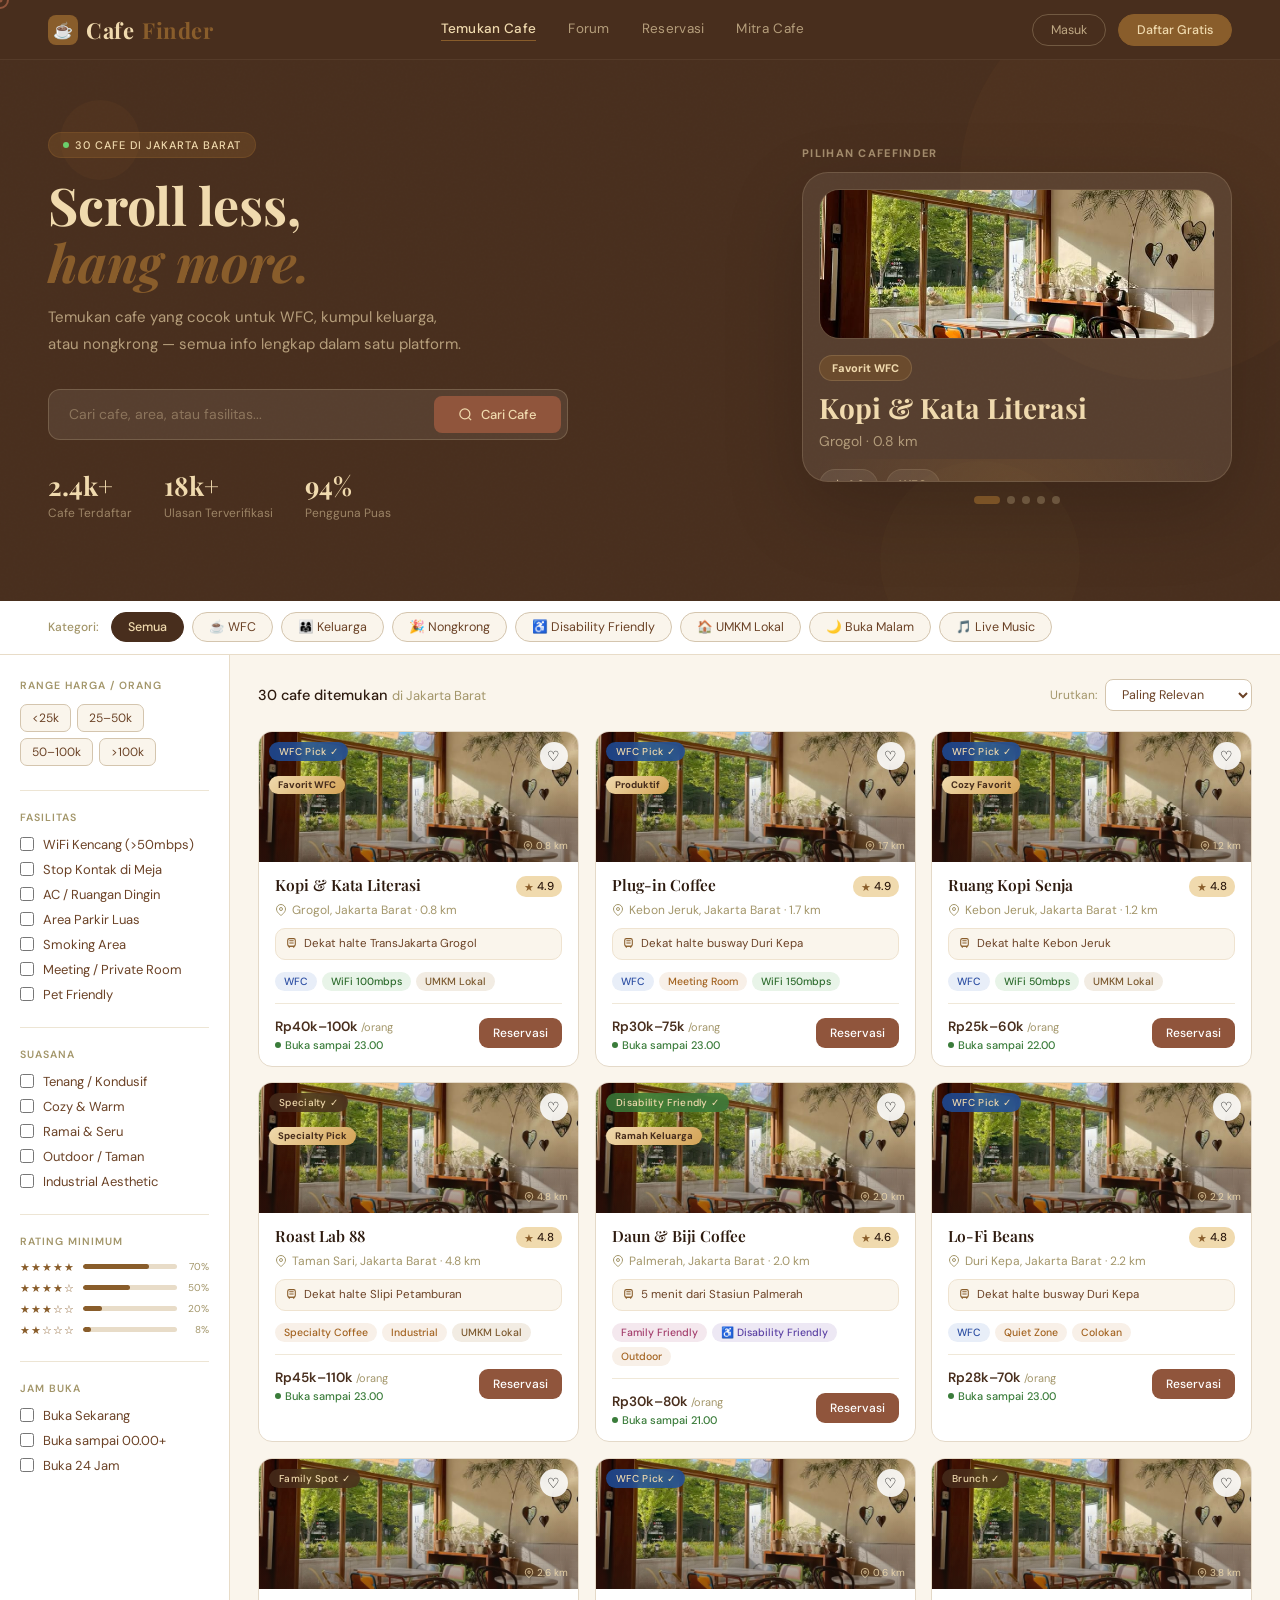
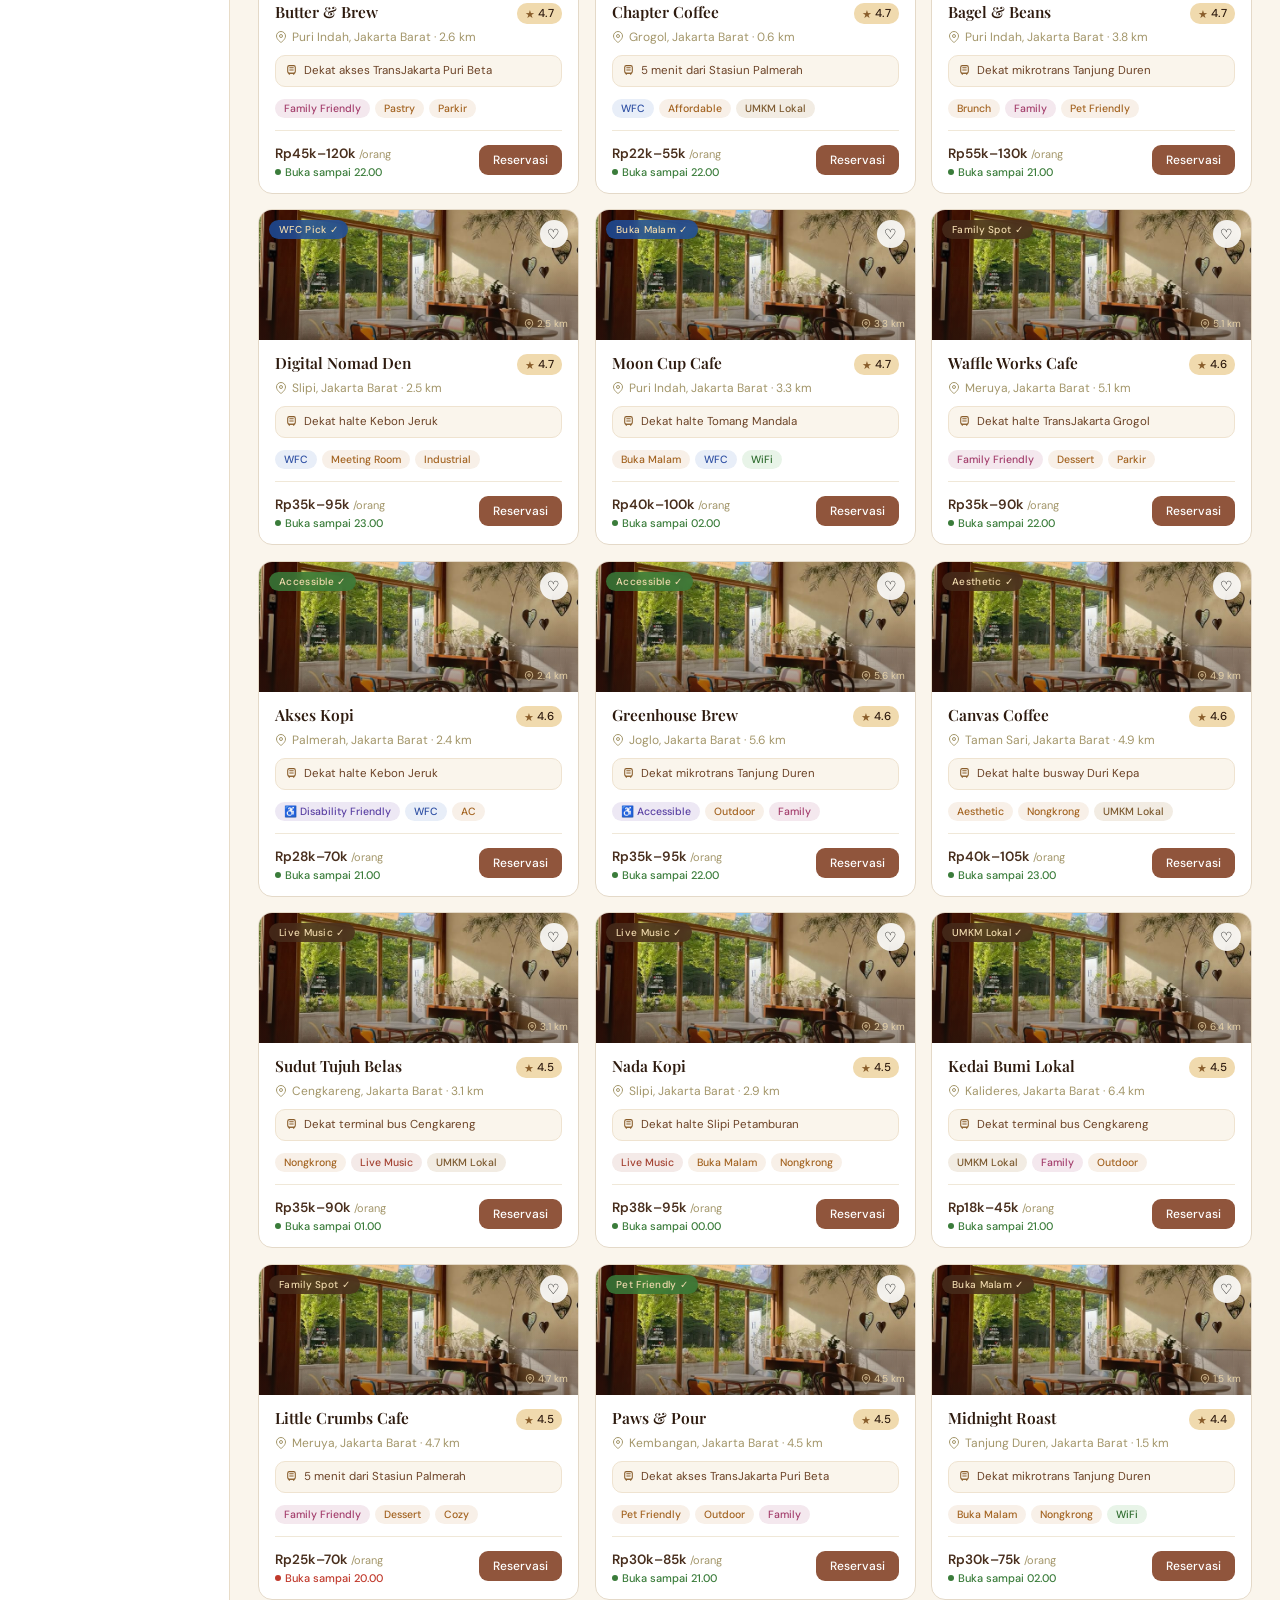
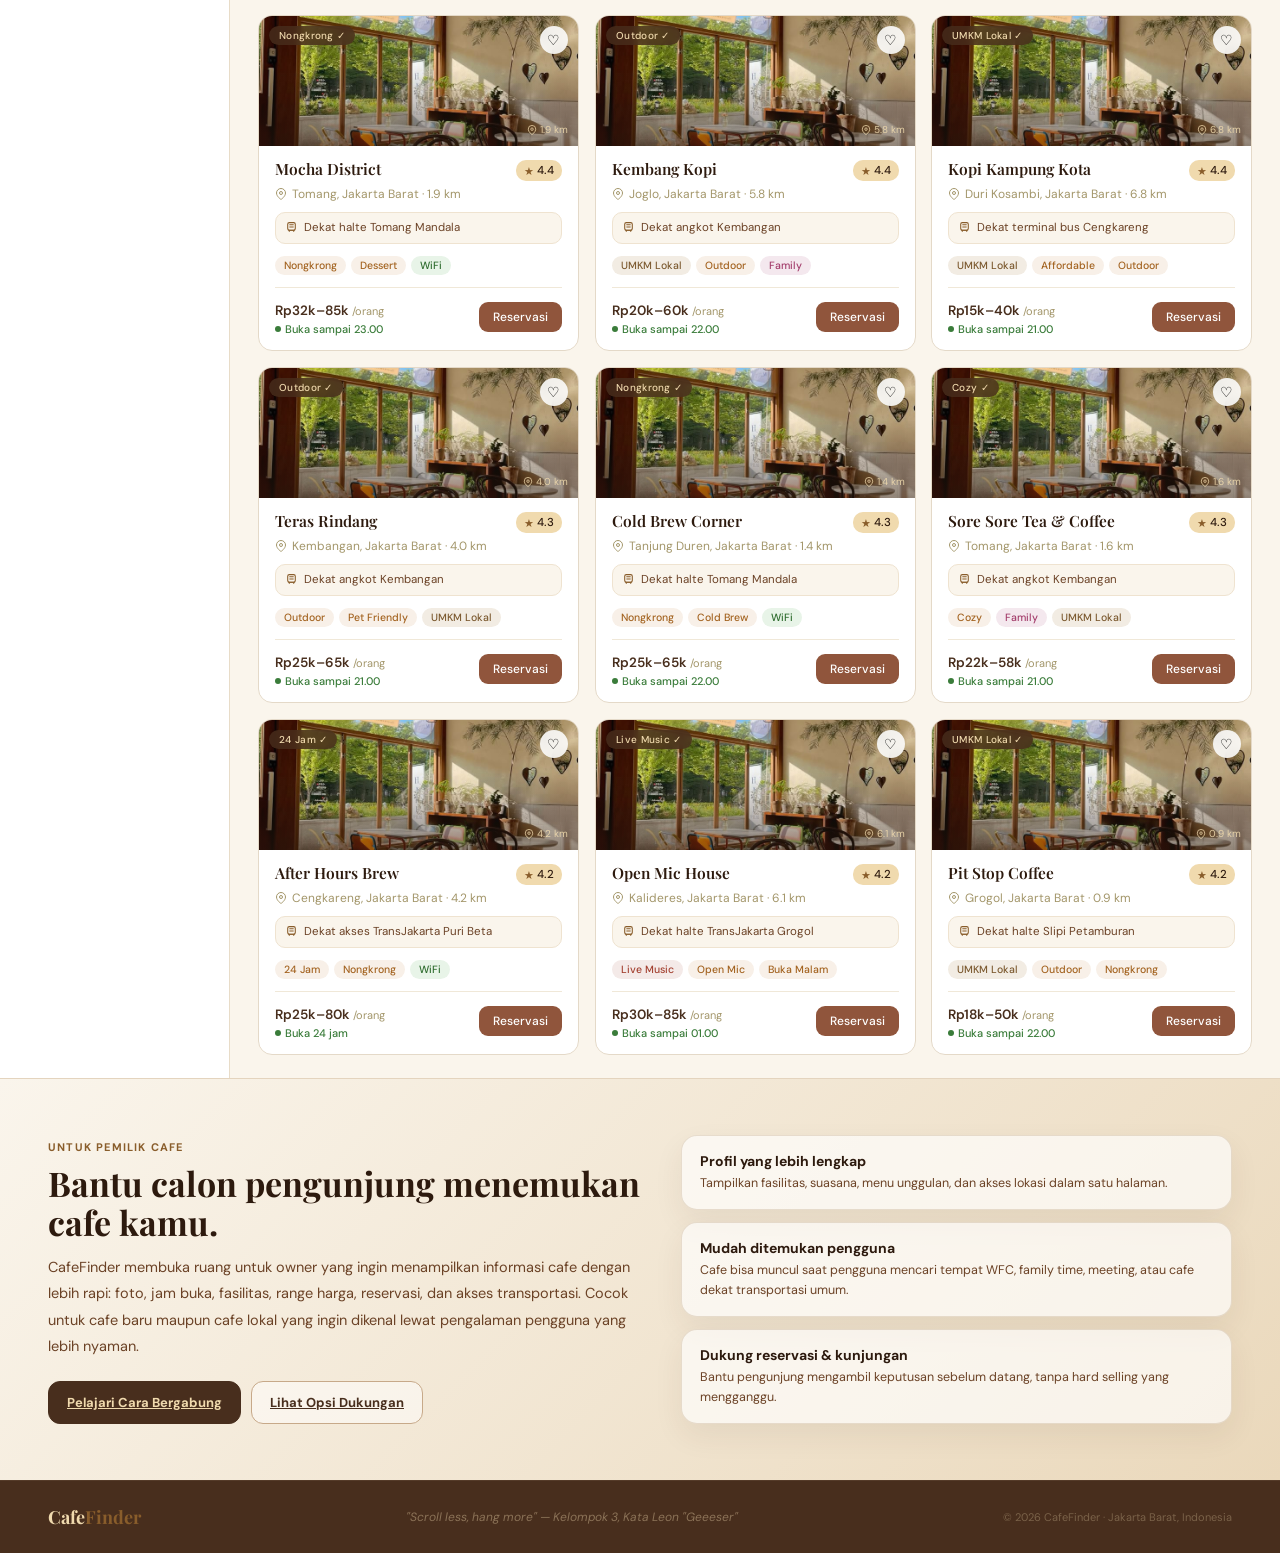
<file: index.html>
<!DOCTYPE html>
<html lang="id">
<head>
<meta charset="UTF-8"/>
<meta name="viewport" content="width=device-width, initial-scale=1.0"/>
<title>CafeFinder — Scroll less, hang more</title>
<link href="https://fonts.googleapis.com/css2?family=Playfair+Display:ital,wght@0,400;0,600;0,700;1,400&family=DM+Sans:wght@300;400;500;600&display=swap" rel="stylesheet"/>
<link rel="stylesheet" href="style.css"/>

</head>
<body>

<div class="cursor" id="cursor"></div>
<div class="cursor-dot" id="cursorDot"></div>

<div id="loader" aria-label="CafeFinder sedang dimuat">
  <div class="spill-scene">
    <div class="coffee-cup">
      <div class="cup-face">☕</div>
    </div>
    <div class="coffee-splash splash-one"></div>
    <div class="coffee-splash splash-two"></div>
    <div class="coffee-puddle"></div>
    <div class="steam steam-one"></div>
    <div class="steam steam-two"></div>
    <div class="steam steam-three"></div>
  </div>
  <div class="l-logo">Cafe<span>Finder</span></div>
  <div class="l-bar"><div class="l-fill"></div></div>
</div>

<div id="app">
  <nav>
    <a href="#" class="logo">
      <div class="logo-icon">☕</div>
      Cafe<span>Finder</span>
    </a>
    <button class="menu-toggle" type="button" aria-label="Buka menu" aria-expanded="false">
      <span></span>
      <span></span>
      <span></span>
    </button>
    <div class="nav-links" id="navLinks">
      <a href="index.html" class="active">Temukan Cafe</a>
      <a href="forum.html">Forum</a>
      <a href="reservasi.html">Reservasi</a>
      <a href="mitra-cafe.html">Mitra Cafe</a>
    </div>
    <div class="nav-right">
      <a class="nav-btn" href="login.html">Masuk</a>
      <a class="nav-btn primary" href="login.html?mode=signup">Daftar Gratis</a>
    </div>
  </nav>

  <!-- HERO -->
  <section class="hero">
    <div class="hero-bg-circle"></div>
    <div class="hero-bg-circle"></div>
    <div class="hero-bg-circle"></div>
    <div class="hero-grain"></div>
    <div class="hero-content">
      <div class="hero-tag">
        <div class="pulse"></div>
        30 Cafe di Jakarta Barat
      </div>
      <h1>Scroll less,<br><em>hang more.</em></h1>
      <p>Temukan cafe yang cocok untuk WFC, kumpul keluarga,<br>atau nongkrong — semua info lengkap dalam satu platform.</p>
      <div class="search-wrap">
        <input class="search-input" type="text" placeholder="Cari cafe, area, atau fasilitas..."/>
        <button class="search-btn">
          <svg viewBox="0 0 24 24" stroke-width="2"><circle cx="11" cy="11" r="8"/><path d="m21 21-4.35-4.35"/></svg>
          Cari Cafe
        </button>
      </div>
      <div class="hero-stats">
        <div class="hero-stat"><div class="num">2.4k+</div><div class="lbl">Cafe Terdaftar</div></div>
        <div class="hero-stat"><div class="num">18k+</div><div class="lbl">Ulasan Terverifikasi</div></div>
        <div class="hero-stat"><div class="num">94%</div><div class="lbl">Pengguna Puas</div></div>
      </div>
    </div>
    <aside class="hero-cafe-slider" aria-label="Cafe pilihan CafeFinder">
      <div class="slider-kicker">Pilihan CafeFinder</div>
      <div class="hero-slider-track" id="heroSliderTrack"></div>
      <div class="hero-slider-dots" id="heroSliderDots"></div>
    </aside>
  </section>

  <!-- FILTER -->
  <div class="filter-row">
    <span class="filter-label">Kategori:</span>
    <div class="chip active" data-category="all" onclick="setChip(this)">Semua</div>
    <div class="chip" data-category="wfc" onclick="setChip(this)">☕ WFC</div>
    <div class="chip" data-category="family" onclick="setChip(this)">👨‍👩‍👧 Keluarga</div>
    <div class="chip" data-category="hangout" onclick="setChip(this)">🎉 Nongkrong</div>
    <div class="chip" data-category="accessible" onclick="setChip(this)">♿ Disability Friendly</div>
    <div class="chip" data-category="local" onclick="setChip(this)">🏠 UMKM Lokal</div>
    <div class="chip" data-category="night" onclick="setChip(this)">🌙 Buka Malam</div>
    <div class="chip" data-category="music" onclick="setChip(this)">🎵 Live Music</div>
  </div>

  <div class="main-layout">
    <!-- SIDEBAR -->
    <aside class="sidebar">
      <div class="sidebar-section">
        <div class="sidebar-title">Range Harga / Orang</div>
        <div class="price-row">
          <div class="price-btn" onclick="togglePrice(this)" data-price="lt25">&lt;25k</div>
          <div class="price-btn" onclick="togglePrice(this)" data-price="25-50">25–50k</div>
          <div class="price-btn" onclick="togglePrice(this)" data-price="50-100">50–100k</div>
          <div class="price-btn" onclick="togglePrice(this)" data-price="gt100">&gt;100k</div>
        </div>
      </div>
      <hr class="divider"/>
      <div class="sidebar-section">
        <div class="sidebar-title">Fasilitas</div>
        <div class="filter-item"><input type="checkbox" id="f1" data-filter="wifi"/><label for="f1">WiFi Kencang (&gt;50mbps)</label></div>
        <div class="filter-item"><input type="checkbox" id="f2" data-filter="colokan"/><label for="f2">Stop Kontak di Meja</label></div>
        <div class="filter-item"><input type="checkbox" id="f3" data-filter="ac"/><label for="f3">AC / Ruangan Dingin</label></div>
        <div class="filter-item"><input type="checkbox" id="f4" data-filter="parkir"/><label for="f4">Area Parkir Luas</label></div>
        <div class="filter-item"><input type="checkbox" id="f5" data-filter="smoking"/><label for="f5">Smoking Area</label></div>
        <div class="filter-item"><input type="checkbox" id="f6" data-filter="meeting"/><label for="f6">Meeting / Private Room</label></div>
        <div class="filter-item"><input type="checkbox" id="f7" data-filter="pet"/><label for="f7">Pet Friendly</label></div>
      </div>
      <hr class="divider"/>
      <div class="sidebar-section">
        <div class="sidebar-title">Suasana</div>
        <div class="filter-item"><input type="checkbox" id="s1" data-filter="tenang"/><label for="s1">Tenang / Kondusif</label></div>
        <div class="filter-item"><input type="checkbox" id="s2" data-filter="cozy"/><label for="s2">Cozy & Warm</label></div>
        <div class="filter-item"><input type="checkbox" id="s3" data-filter="ramai"/><label for="s3">Ramai & Seru</label></div>
        <div class="filter-item"><input type="checkbox" id="s4" data-filter="outdoor"/><label for="s4">Outdoor / Taman</label></div>
        <div class="filter-item"><input type="checkbox" id="s5" data-filter="industrial"/><label for="s5">Industrial Aesthetic</label></div>
      </div>
      <hr class="divider"/>
      <div class="sidebar-section">
        <div class="sidebar-title">Rating Minimum</div>
        <div class="rating-bar"><span class="stars-txt">★★★★★</span><div class="bar-bg"><div class="bar-fill" style="width:70%"></div></div><span class="bar-lbl">70%</span></div>
        <div class="rating-bar"><span class="stars-txt">★★★★☆</span><div class="bar-bg"><div class="bar-fill" style="width:50%"></div></div><span class="bar-lbl">50%</span></div>
        <div class="rating-bar"><span class="stars-txt">★★★☆☆</span><div class="bar-bg"><div class="bar-fill" style="width:20%"></div></div><span class="bar-lbl">20%</span></div>
        <div class="rating-bar"><span class="stars-txt">★★☆☆☆</span><div class="bar-bg"><div class="bar-fill" style="width:8%"></div></div><span class="bar-lbl">8%</span></div>
      </div>
      <hr class="divider"/>
      <div class="sidebar-section">
        <div class="sidebar-title">Jam Buka</div>
        <div class="filter-item"><input type="checkbox" id="h1" data-filter="open"/><label for="h1">Buka Sekarang</label></div>
        <div class="filter-item"><input type="checkbox" id="h2" data-filter="midnight"/><label for="h2">Buka sampai 00.00+</label></div>
        <div class="filter-item"><input type="checkbox" id="h3" data-filter="24h"/><label for="h3">Buka 24 Jam</label></div>
      </div>
    </aside>

    <!-- CARDS AREA -->
    <main class="cards-area">
      <div class="results-header">
        <div class="results-count">30 cafe ditemukan <span>di Jakarta Barat</span></div>
        <div class="sort-wrap">
          <span class="sort-lbl">Urutkan:</span>
          <select class="sort-sel">
            <option>Paling Relevan</option>
            <option>Rating Tertinggi</option>
            <option>Terdekat</option>
            <option>Harga Terendah</option>
            <option>Ulasan Terbanyak</option>
          </select>
        </div>
      </div>
      <div class="cards-grid" id="cardsGrid"></div>
      <div class="empty-state" id="emptyState" hidden>
        <div class="empty-icon">☕</div>
        <strong>Belum ada cafe yang cocok.</strong>
        <span>Coba kurangi filter atau kata pencarian.</span>
      </div>
    </main>

    <!-- DETAIL PANEL -->
    <aside class="detail-panel" id="detailPanel">
      <!-- filled by JS -->
    </aside>
  </div>
  <section class="partner-section reveal" id="mitra-cafe">
    <div class="partner-copy">
      <span class="eyebrow">Untuk Pemilik Cafe</span>
      <h2>Bantu calon pengunjung menemukan cafe kamu.</h2>
      <p>CafeFinder membuka ruang untuk owner yang ingin menampilkan informasi cafe dengan lebih rapi: foto, jam buka, fasilitas, range harga, reservasi, dan akses transportasi. Cocok untuk cafe baru maupun cafe lokal yang ingin dikenal lewat pengalaman pengguna yang lebih nyaman.</p>
      <div class="partner-actions">
        <a class="partner-btn primary" href="mitra-cafe.html">Pelajari Cara Bergabung</a>
        <a class="partner-btn" href="mitra-cafe.html#pricing">Lihat Opsi Dukungan</a>
      </div>
    </div>
    <div class="partner-benefits">
      <div class="benefit-card"><strong>Profil yang lebih lengkap</strong><span>Tampilkan fasilitas, suasana, menu unggulan, dan akses lokasi dalam satu halaman.</span></div>
      <div class="benefit-card"><strong>Mudah ditemukan pengguna</strong><span>Cafe bisa muncul saat pengguna mencari tempat WFC, family time, meeting, atau cafe dekat transportasi umum.</span></div>
      <div class="benefit-card"><strong>Dukung reservasi & kunjungan</strong><span>Bantu pengunjung mengambil keputusan sebelum datang, tanpa hard selling yang mengganggu.</span></div>
    </div>
  </section>

<footer>
    <div class="footer-logo">Cafe<span>Finder</span></div>
    <div class="footer-tagline">"Scroll less, hang more" — Kelompok 3, Kata Leon "Geeeser"</div>
    <div class="footer-right">© 2026 CafeFinder · Jakarta Barat, Indonesia</div>
  </footer>
</div>

<div class="toast" id="toast"></div>

<script src="script.js"></script>

</body>
</html>
</file>
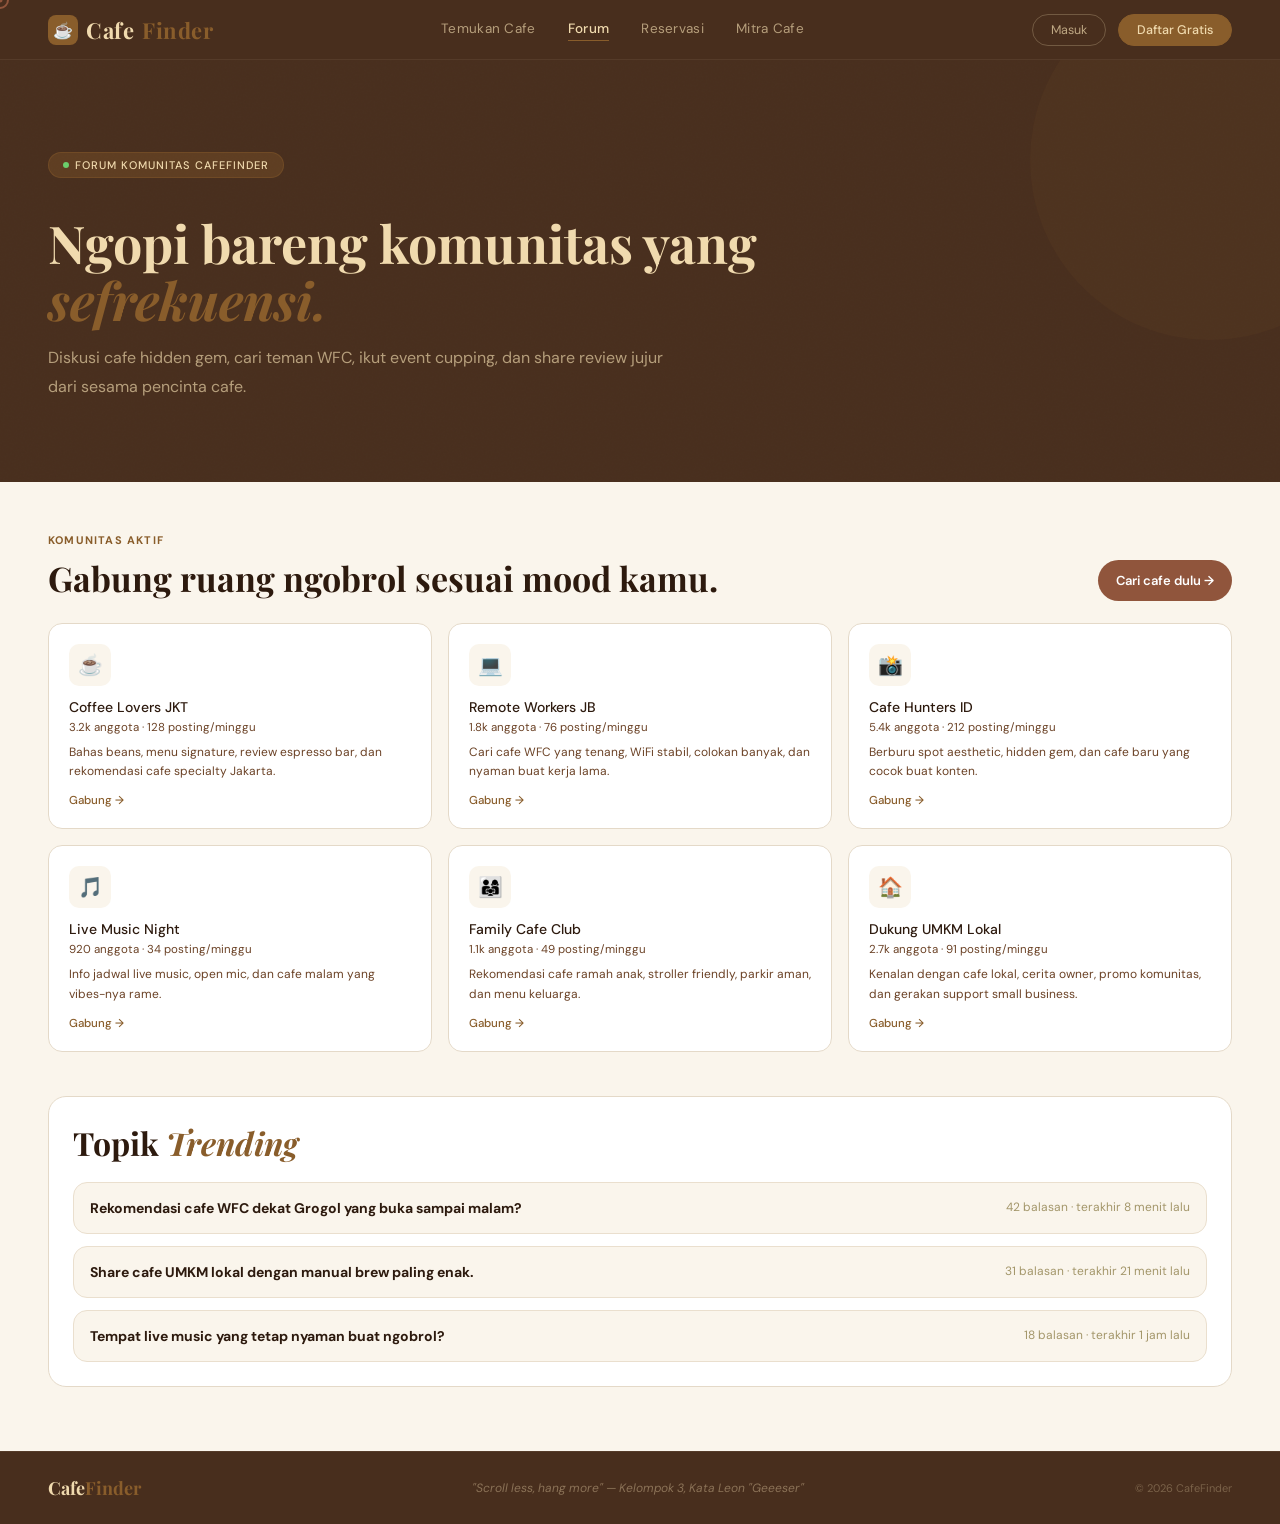
<file: forum.html>
<!DOCTYPE html>
<html lang="id">
<head>
<meta charset="UTF-8"/>
<meta name="viewport" content="width=device-width, initial-scale=1.0"/>
<title>Forum Komunitas — CafeFinder</title>
<link href="https://fonts.googleapis.com/css2?family=Playfair+Display:ital,wght@0,400;0,600;0,700;1,400&family=DM+Sans:wght@300;400;500;600&display=swap" rel="stylesheet"/>
<link rel="stylesheet" href="style.css"/>
</head>
<body class="forum-page-body">
<div class="cursor" id="cursor"></div>
<div class="cursor-dot" id="cursorDot"></div>
<div id="app" class="forum-app">
  <nav>
    <a href="index.html" class="logo"><div class="logo-icon">☕</div>Cafe<span>Finder</span></a>
    <button class="menu-toggle" type="button" aria-label="Buka menu" aria-expanded="false"><span></span><span></span><span></span></button>
    <div class="nav-links" id="navLinks">
      <a href="index.html">Temukan Cafe</a>
      <a href="forum.html" class="active">Forum</a>
      <a href="reservasi.html">Reservasi</a>
      <a href="mitra-cafe.html">Mitra Cafe</a>
    </div>
    <div class="nav-right"><a class="nav-btn" href="login.html">Masuk</a><a class="nav-btn primary" href="login.html?mode=signup">Daftar Gratis</a></div>
  </nav>

  <section class="forum-hero">
    <div class="hero-grain"></div>
    <div class="forum-hero-content reveal visible">
      <div class="hero-tag"><div class="pulse"></div> Forum Komunitas CafeFinder</div>
      <h1>Ngopi bareng komunitas yang <em>sefrekuensi.</em></h1>
      <p>Diskusi cafe hidden gem, cari teman WFC, ikut event cupping, dan share review jujur dari sesama pencinta cafe.</p>
    </div>
  </section>

  <main class="forum-page">
    <section class="forum-highlight reveal visible">
      <div>
        <span class="section-kicker">Komunitas Aktif</span>
        <h2>Gabung ruang ngobrol sesuai mood kamu.</h2>
      </div>
      <a class="forum-cta" href="index.html">Cari cafe dulu →</a>
    </section>
    <section class="community-grid forum-grid reveal visible">
      <article class="community-card"><div class="comm-icon">☕</div><div class="comm-name">Coffee Lovers JKT</div><div class="comm-members">3.2k anggota · 128 posting/minggu</div><div class="comm-desc">Bahas beans, menu signature, review espresso bar, dan rekomendasi cafe specialty Jakarta.</div><div class="comm-join">Gabung →</div></article>
      <article class="community-card"><div class="comm-icon">💻</div><div class="comm-name">Remote Workers JB</div><div class="comm-members">1.8k anggota · 76 posting/minggu</div><div class="comm-desc">Cari cafe WFC yang tenang, WiFi stabil, colokan banyak, dan nyaman buat kerja lama.</div><div class="comm-join">Gabung →</div></article>
      <article class="community-card"><div class="comm-icon">📸</div><div class="comm-name">Cafe Hunters ID</div><div class="comm-members">5.4k anggota · 212 posting/minggu</div><div class="comm-desc">Berburu spot aesthetic, hidden gem, dan cafe baru yang cocok buat konten.</div><div class="comm-join">Gabung →</div></article>
      <article class="community-card"><div class="comm-icon">🎵</div><div class="comm-name">Live Music Night</div><div class="comm-members">920 anggota · 34 posting/minggu</div><div class="comm-desc">Info jadwal live music, open mic, dan cafe malam yang vibes-nya rame.</div><div class="comm-join">Gabung →</div></article>
      <article class="community-card"><div class="comm-icon">👨‍👩‍👧</div><div class="comm-name">Family Cafe Club</div><div class="comm-members">1.1k anggota · 49 posting/minggu</div><div class="comm-desc">Rekomendasi cafe ramah anak, stroller friendly, parkir aman, dan menu keluarga.</div><div class="comm-join">Gabung →</div></article>
      <article class="community-card"><div class="comm-icon">🏠</div><div class="comm-name">Dukung UMKM Lokal</div><div class="comm-members">2.7k anggota · 91 posting/minggu</div><div class="comm-desc">Kenalan dengan cafe lokal, cerita owner, promo komunitas, dan gerakan support small business.</div><div class="comm-join">Gabung →</div></article>
    </section>

    <section class="forum-discussion reveal visible">
      <div class="section-heading dark">Topik <em>Trending</em></div>
      <div class="discussion-list">
        <article><strong>Rekomendasi cafe WFC dekat Grogol yang buka sampai malam?</strong><span>42 balasan · terakhir 8 menit lalu</span></article>
        <article><strong>Share cafe UMKM lokal dengan manual brew paling enak.</strong><span>31 balasan · terakhir 21 menit lalu</span></article>
        <article><strong>Tempat live music yang tetap nyaman buat ngobrol?</strong><span>18 balasan · terakhir 1 jam lalu</span></article>
      </div>
    </section>
  </main>

  <footer><div class="footer-logo">Cafe<span>Finder</span></div><div class="footer-tagline">"Scroll less, hang more" — Kelompok 3, Kata Leon "Geeeser"</div><div class="footer-right">© 2026 CafeFinder</div></footer>
</div>
<div class="toast" id="toast"></div>
<script src="script.js"></script>
</body>
</html>
</file>
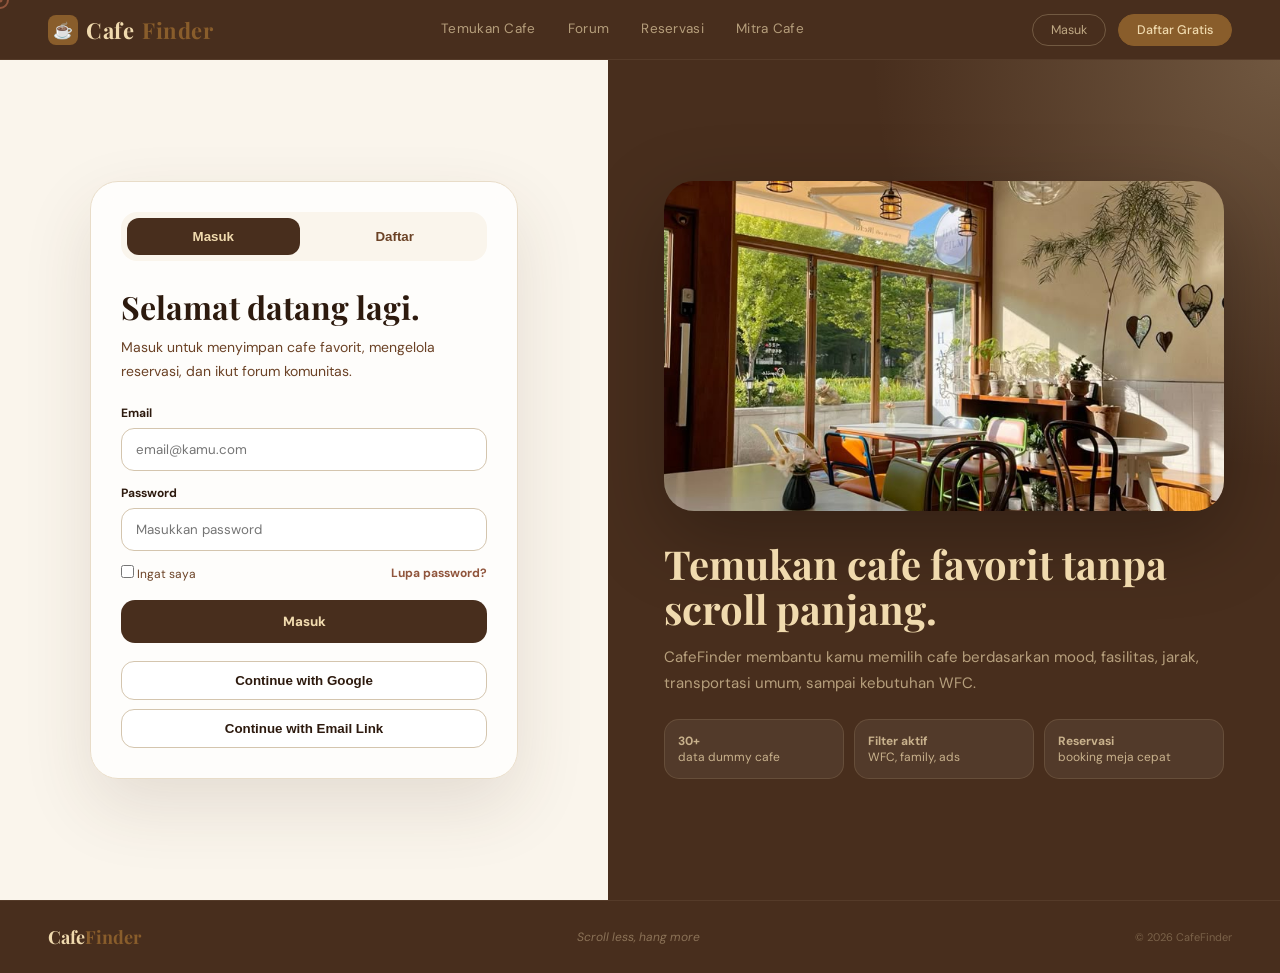
<file: login.html>
<!DOCTYPE html>
<html lang="id">
<head>
<meta charset="UTF-8"/>
<meta name="viewport" content="width=device-width, initial-scale=1.0"/>
<title>Masuk / Daftar — CafeFinder</title>
<link href="https://fonts.googleapis.com/css2?family=Playfair+Display:ital,wght@0,400;0,600;0,700;1,400&family=DM+Sans:wght@300;400;500;600;700;800&display=swap" rel="stylesheet"/>
<link rel="stylesheet" href="style.css"/>
</head>
<body class="auth-page-body">
<div class="cursor" id="cursor"></div><div class="cursor-dot" id="cursorDot"></div>
<div id="app">
<nav>
  <a href="index.html" class="logo"><div class="logo-icon">☕</div>Cafe<span>Finder</span></a>
  <button class="menu-toggle" type="button" aria-label="Buka menu" aria-expanded="false"><span></span><span></span><span></span></button>
  <div class="nav-links" id="navLinks"><a href="index.html">Temukan Cafe</a><a href="forum.html">Forum</a><a href="reservasi.html">Reservasi</a><a href="mitra-cafe.html">Mitra Cafe</a></div>
  <div class="nav-right"><a class="nav-btn active" href="login.html">Masuk</a><a class="nav-btn primary" href="login.html?mode=signup">Daftar Gratis</a></div>
</nav>
<main class="auth-shell">
  <section class="auth-panel">
    <div class="auth-card">
      <div class="auth-tabs"><button class="auth-tab active" data-auth-tab="login" onclick="switchAuth('login')">Masuk</button><button class="auth-tab" data-auth-tab="signup" onclick="switchAuth('signup')">Daftar</button></div>
      <form class="auth-form active" id="loginForm" onsubmit="handleLogin(event)">
        <h1>Selamat datang lagi.</h1><p>Masuk untuk menyimpan cafe favorit, mengelola reservasi, dan ikut forum komunitas.</p>
        <div class="field"><label>Email</label><input type="email" placeholder="email@kamu.com" required/></div>
        <div class="field"><label>Password</label><input type="password" placeholder="Masukkan password" required/></div>
        <div class="auth-row"><label><input type="checkbox"/> Ingat saya</label><a href="#">Lupa password?</a></div>
        <button class="auth-submit" type="submit">Masuk</button>
        <div class="auth-alt"><button class="auth-social" type="button">Continue with Google</button><button class="auth-social" type="button">Continue with Email Link</button></div>
      </form>
      <form class="auth-form" id="signupForm" onsubmit="handleSignup(event)">
        <h1>Buat akun baru.</h1><p>Daftar gratis untuk booking meja, menyimpan rekomendasi, dan mendapat update promo cafe sekitar kamu.</p>
        <div class="field"><label>Nama Lengkap</label><input type="text" placeholder="Nama kamu" required/></div>
        <div class="field"><label>Email</label><input type="email" placeholder="email@kamu.com" required/></div>
        <div class="field"><label>Password</label><input type="password" placeholder="Minimal 8 karakter" required/></div>
        <div class="field"><label>Tipe Akun</label><select><option>Pengunjung Cafe</option><option>Pemilik Cafe / Mitra</option></select></div>
        <div class="auth-row"><label><input type="checkbox" required/> Saya setuju dengan syarat & ketentuan</label></div>
        <button class="auth-submit" type="submit">Daftar Gratis</button>
      </form>
    </div>
  </section>
  <section class="auth-visual">
    <div class="auth-visual-card">
      <img src="cafe-photo.png" alt="Interior cafe CafeFinder"/>
      <h2>Temukan cafe favorit tanpa scroll panjang.</h2>
      <p>CafeFinder membantu kamu memilih cafe berdasarkan mood, fasilitas, jarak, transportasi umum, sampai kebutuhan WFC.</p>
      <div class="auth-benefits"><div><strong>30+</strong><br/>data dummy cafe</div><div><strong>Filter aktif</strong><br/>WFC, family, ads</div><div><strong>Reservasi</strong><br/>booking meja cepat</div></div>
    </div>
  </section>
</main>
<footer><div class="footer-logo">Cafe<span>Finder</span></div><div class="footer-tagline">Scroll less, hang more</div><div class="footer-right">© 2026 CafeFinder</div></footer>
</div><div class="toast" id="toast"></div><script src="script.js"></script><script>const params=new URLSearchParams(location.search); if(params.get('mode')==='signup') switchAuth('signup');</script>
</body>
</html>
</file>
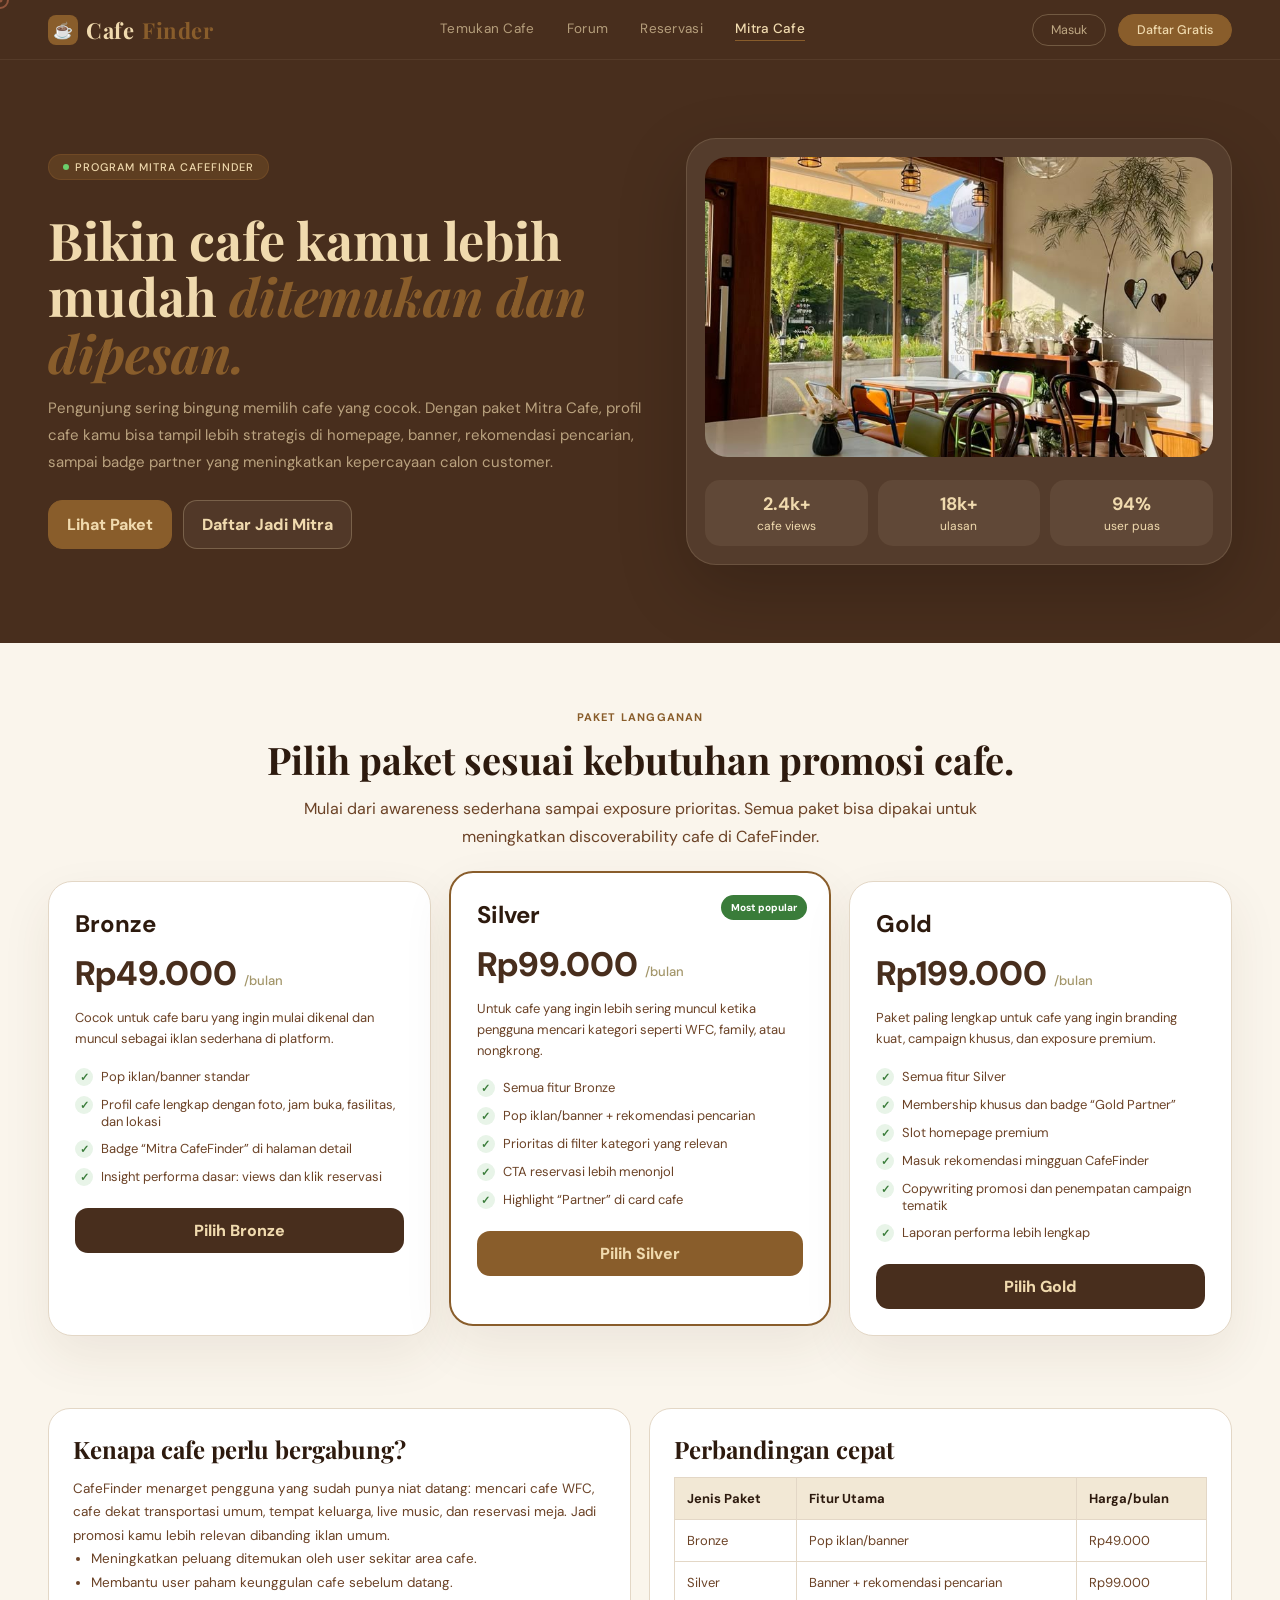
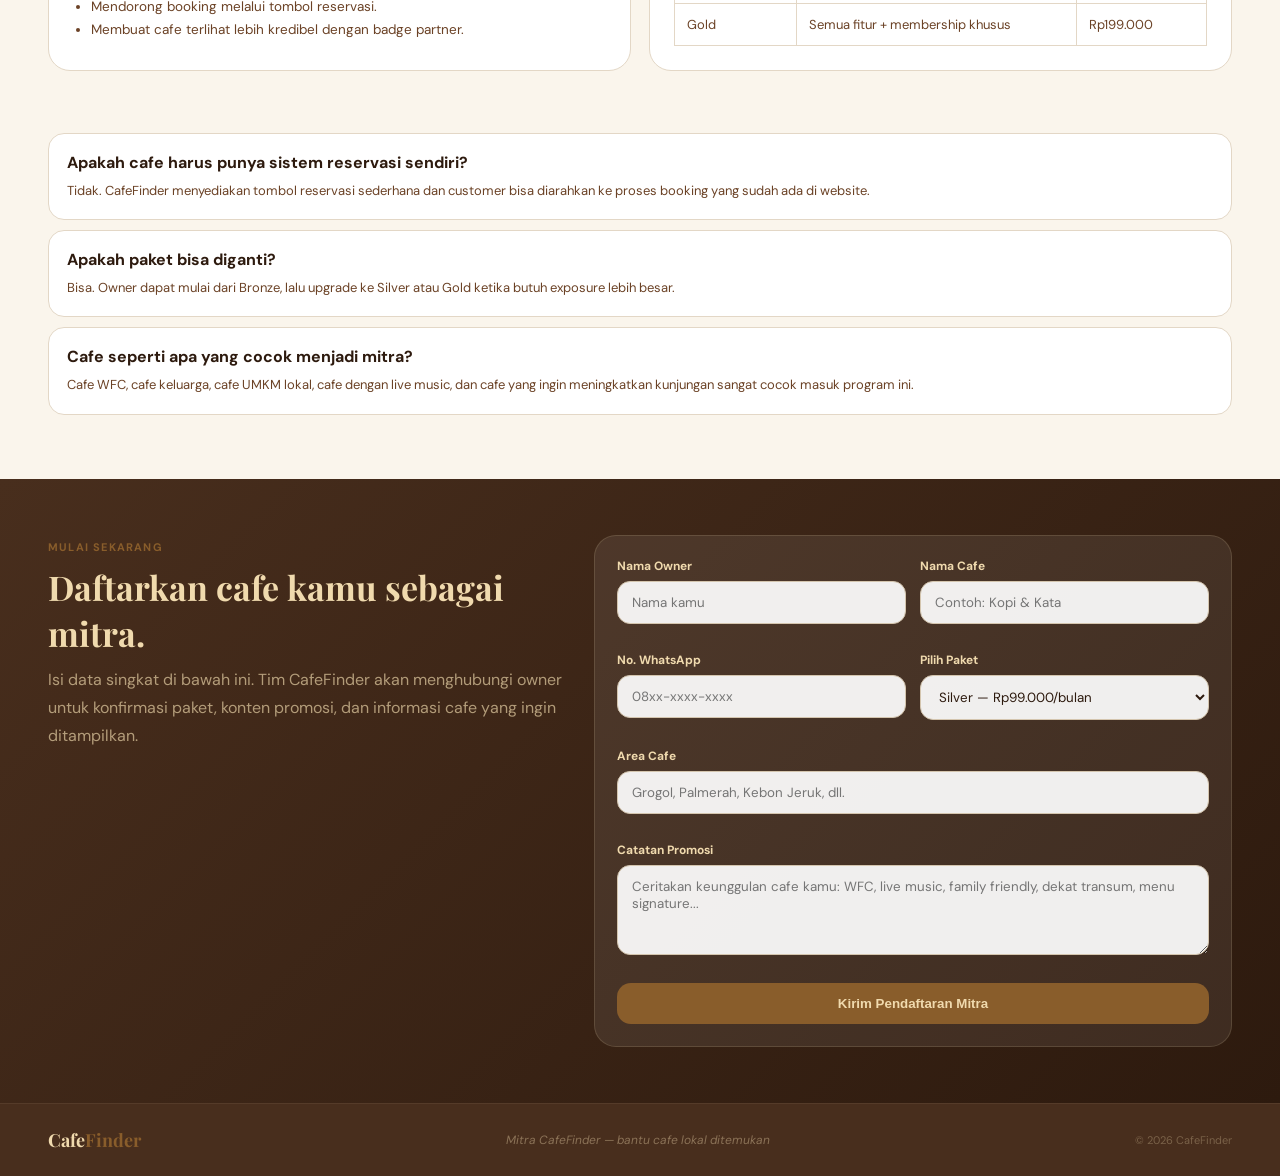
<file: mitra-cafe.html>
<!DOCTYPE html>
<html lang="id">
<head>
<meta charset="UTF-8"/>
<meta name="viewport" content="width=device-width, initial-scale=1.0"/>
<title>Mitra Cafe — CafeFinder</title>
<link href="https://fonts.googleapis.com/css2?family=Playfair+Display:ital,wght@0,400;0,600;0,700;1,400&family=DM+Sans:wght@300;400;500;600;700;800&display=swap" rel="stylesheet"/>
<link rel="stylesheet" href="style.css"/>
</head>
<body class="mitra-page-body">
<div class="cursor" id="cursor"></div><div class="cursor-dot" id="cursorDot"></div>
<div id="app">
<nav>
  <a href="index.html" class="logo"><div class="logo-icon">☕</div>Cafe<span>Finder</span></a>
  <button class="menu-toggle" type="button" aria-label="Buka menu" aria-expanded="false"><span></span><span></span><span></span></button>
  <div class="nav-links" id="navLinks"><a href="index.html">Temukan Cafe</a><a href="forum.html">Forum</a><a href="reservasi.html">Reservasi</a><a href="mitra-cafe.html" class="active">Mitra Cafe</a></div>
  <div class="nav-right"><a class="nav-btn" href="login.html">Masuk</a><a class="nav-btn primary" href="login.html?mode=signup">Daftar Gratis</a></div>
</nav>
<section class="mitra-hero">
  <div>
    <div class="hero-tag"><div class="pulse"></div> Program Mitra CafeFinder</div>
    <h1>Bikin cafe kamu lebih mudah <em>ditemukan dan dipesan.</em></h1>
    <p>Pengunjung sering bingung memilih cafe yang cocok. Dengan paket Mitra Cafe, profil cafe kamu bisa tampil lebih strategis di homepage, banner, rekomendasi pencarian, sampai badge partner yang meningkatkan kepercayaan calon customer.</p>
    <div class="mitra-actions"><a href="#pricing" class="mitra-btn primary">Lihat Paket</a><a href="#daftar-mitra" class="mitra-btn">Daftar Jadi Mitra</a></div>
  </div>
  <div class="mitra-preview">
    <img src="cafe-photo.png" alt="Cafe partner preview"/>
    <div class="mitra-preview-row"><div><strong>2.4k+</strong>cafe views</div><div><strong>18k+</strong>ulasan</div><div><strong>94%</strong>user puas</div></div>
  </div>
</section>
<section class="pricing-section" id="pricing">
  <div class="pricing-head"><span class="eyebrow">Paket Langganan</span><h2>Pilih paket sesuai kebutuhan promosi cafe.</h2><p>Mulai dari awareness sederhana sampai exposure prioritas. Semua paket bisa dipakai untuk meningkatkan discoverability cafe di CafeFinder.</p></div>
  <div class="pricing-grid">
    <article class="price-card"><h3>Bronze</h3><div class="price">Rp49.000 <span>/bulan</span></div><p>Cocok untuk cafe baru yang ingin mulai dikenal dan muncul sebagai iklan sederhana di platform.</p><ul><li>Pop iklan/banner standar</li><li>Profil cafe lengkap dengan foto, jam buka, fasilitas, dan lokasi</li><li>Badge “Mitra CafeFinder” di halaman detail</li><li>Insight performa dasar: views dan klik reservasi</li></ul><a class="price-cta" href="#daftar-mitra">Pilih Bronze</a></article>
    <article class="price-card featured"><div class="popular">Most popular</div><h3>Silver</h3><div class="price">Rp99.000 <span>/bulan</span></div><p>Untuk cafe yang ingin lebih sering muncul ketika pengguna mencari kategori seperti WFC, family, atau nongkrong.</p><ul><li>Semua fitur Bronze</li><li>Pop iklan/banner + rekomendasi pencarian</li><li>Prioritas di filter kategori yang relevan</li><li>CTA reservasi lebih menonjol</li><li>Highlight “Partner” di card cafe</li></ul><a class="price-cta" href="#daftar-mitra">Pilih Silver</a></article>
    <article class="price-card"><h3>Gold</h3><div class="price">Rp199.000 <span>/bulan</span></div><p>Paket paling lengkap untuk cafe yang ingin branding kuat, campaign khusus, dan exposure premium.</p><ul><li>Semua fitur Silver</li><li>Membership khusus dan badge “Gold Partner”</li><li>Slot homepage premium</li><li>Masuk rekomendasi mingguan CafeFinder</li><li>Copywriting promosi dan penempatan campaign tematik</li><li>Laporan performa lebih lengkap</li></ul><a class="price-cta" href="#daftar-mitra">Pilih Gold</a></article>
  </div>
</section>
<section class="mitra-info">
  <div class="info-box"><h3>Kenapa cafe perlu bergabung?</h3><p>CafeFinder menarget pengguna yang sudah punya niat datang: mencari cafe WFC, cafe dekat transportasi umum, tempat keluarga, live music, dan reservasi meja. Jadi promosi kamu lebih relevan dibanding iklan umum.</p><ul><li>Meningkatkan peluang ditemukan oleh user sekitar area cafe.</li><li>Membantu user paham keunggulan cafe sebelum datang.</li><li>Mendorong booking melalui tombol reservasi.</li><li>Membuat cafe terlihat lebih kredibel dengan badge partner.</li></ul></div>
  <div class="info-box"><h3>Perbandingan cepat</h3><table class="compare-table"><thead><tr><th>Jenis Paket</th><th>Fitur Utama</th><th>Harga/bulan</th></tr></thead><tbody><tr><td>Bronze</td><td>Pop iklan/banner</td><td>Rp49.000</td></tr><tr><td>Silver</td><td>Banner + rekomendasi pencarian</td><td>Rp99.000</td></tr><tr><td>Gold</td><td>Semua fitur + membership khusus</td><td>Rp199.000</td></tr></tbody></table></div>
</section>
<section class="faq-section">
  <div class="faq-item"><strong>Apakah cafe harus punya sistem reservasi sendiri?</strong><span>Tidak. CafeFinder menyediakan tombol reservasi sederhana dan customer bisa diarahkan ke proses booking yang sudah ada di website.</span></div>
  <div class="faq-item"><strong>Apakah paket bisa diganti?</strong><span>Bisa. Owner dapat mulai dari Bronze, lalu upgrade ke Silver atau Gold ketika butuh exposure lebih besar.</span></div>
  <div class="faq-item"><strong>Cafe seperti apa yang cocok menjadi mitra?</strong><span>Cafe WFC, cafe keluarga, cafe UMKM lokal, cafe dengan live music, dan cafe yang ingin meningkatkan kunjungan sangat cocok masuk program ini.</span></div>
</section>
<section class="mitra-form-section" id="daftar-mitra">
  <div><span class="eyebrow">Mulai Sekarang</span><h2>Daftarkan cafe kamu sebagai mitra.</h2><p>Isi data singkat di bawah ini. Tim CafeFinder akan menghubungi owner untuk konfirmasi paket, konten promosi, dan informasi cafe yang ingin ditampilkan.</p></div>
  <form class="mitra-form" onsubmit="event.preventDefault(); showToast('Data mitra terkirim. Tim CafeFinder akan menghubungi kamu ☕')">
    <div class="field"><label>Nama Owner</label><input required placeholder="Nama kamu"/></div>
    <div class="field"><label>Nama Cafe</label><input required placeholder="Contoh: Kopi & Kata"/></div>
    <div class="field"><label>No. WhatsApp</label><input required placeholder="08xx-xxxx-xxxx"/></div>
    <div class="field"><label>Pilih Paket</label><select><option>Bronze — Rp49.000/bulan</option><option selected>Silver — Rp99.000/bulan</option><option>Gold — Rp199.000/bulan</option></select></div>
    <div class="field full"><label>Area Cafe</label><input placeholder="Grogol, Palmerah, Kebon Jeruk, dll."/></div>
    <div class="field full"><label>Catatan Promosi</label><textarea placeholder="Ceritakan keunggulan cafe kamu: WFC, live music, family friendly, dekat transum, menu signature..."></textarea></div>
    <button type="submit">Kirim Pendaftaran Mitra</button>
  </form>
</section>
<footer><div class="footer-logo">Cafe<span>Finder</span></div><div class="footer-tagline">Mitra CafeFinder — bantu cafe lokal ditemukan</div><div class="footer-right">© 2026 CafeFinder</div></footer>
</div><div class="toast" id="toast"></div><script src="script.js"></script>
</body>
</html>
</file>
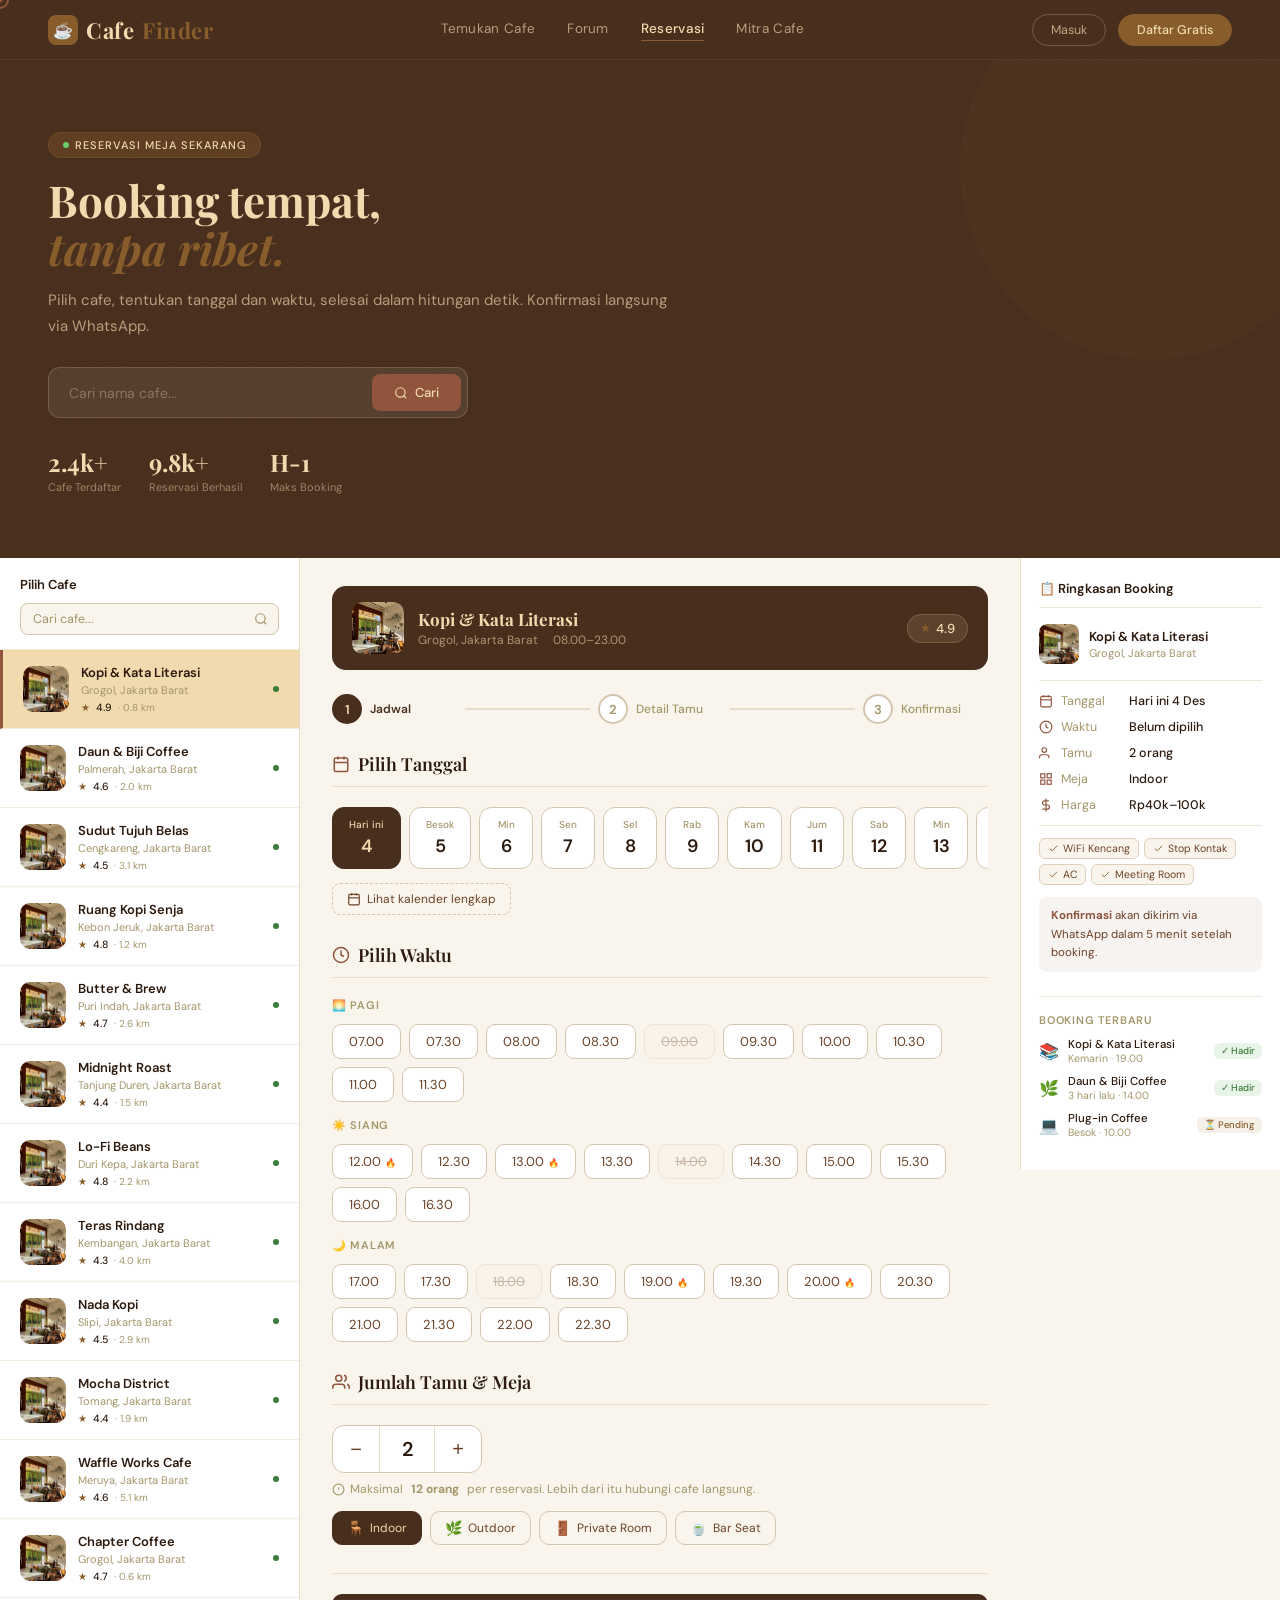
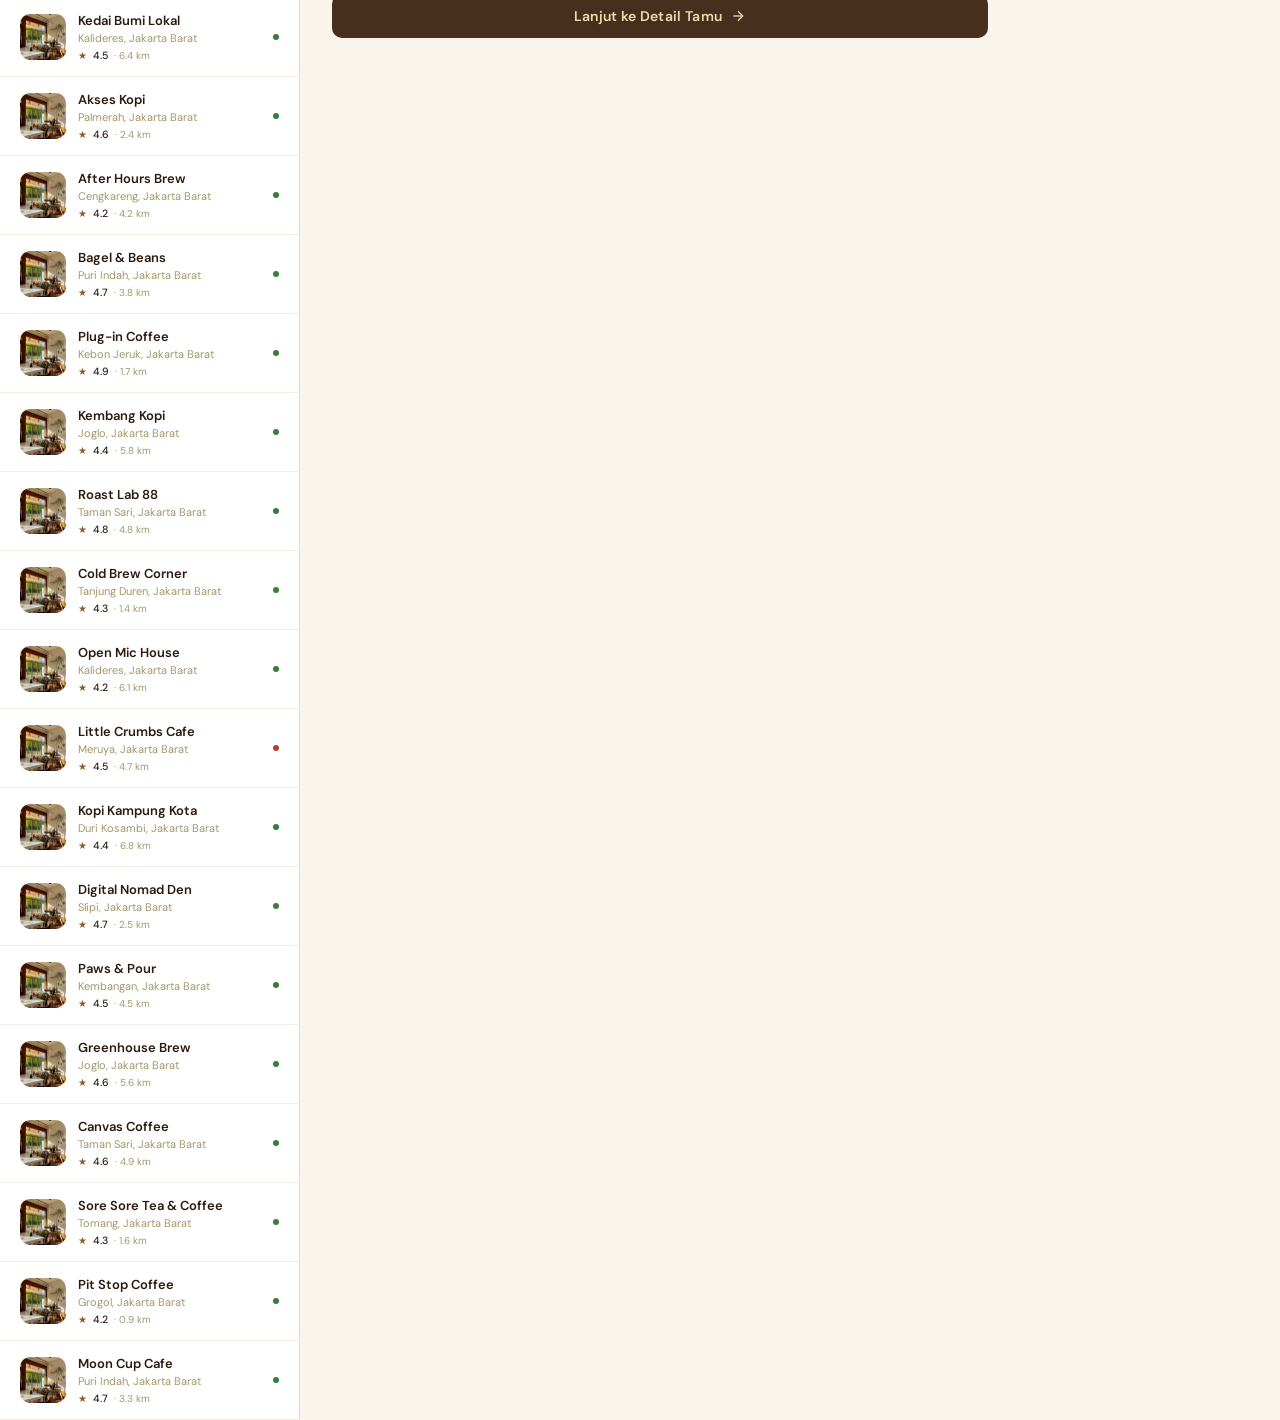
<file: reservasi.html>
<!DOCTYPE html>
<html lang="id">
<head>
<meta charset="UTF-8"/>
<meta name="viewport" content="width=device-width, initial-scale=1.0"/>
<title>Reservasi — CafeFinder</title>
<link href="https://fonts.googleapis.com/css2?family=Playfair+Display:ital,wght@0,400;0,600;0,700;1,400&family=DM+Sans:wght@300;400;500;600&display=swap" rel="stylesheet"/>
<link rel="stylesheet" href="style.css"/>
<style>

.reservasi-hero {
  background: var(--espresso);
  padding: 72px 48px 64px;
  position: relative;
  overflow: hidden;
  display: flex;
  align-items: center;
  gap: 60px;
}
.reservasi-hero .hero-bg-circle:nth-child(1){width:380px;height:380px;right:-60px;top:-80px}
.reservasi-hero .hero-bg-circle:nth-child(2){width:180px;height:180px;left:40%;bottom:-50px;opacity:.04}
.reservasi-hero-text { position:relative;z-index:1;max-width:620px }
.reservasi-hero-text > * { animation: heroReveal .7s ease both }
.reservasi-hero-text > :nth-child(1){animation-delay:.1s}
.reservasi-hero-text > :nth-child(2){animation-delay:.22s}
.reservasi-hero-text > :nth-child(3){animation-delay:.34s}
.reservasi-hero-text > :nth-child(4){animation-delay:.46s}
.reservasi-hero h1 {
  font-family:'Playfair Display',serif;
  font-size: 44px; font-weight:700;
  color: var(--sand); line-height:1.1; margin-bottom:14px;
}
.reservasi-hero h1 em { color:var(--caramel); font-style:italic }
.reservasi-hero p { color:rgba(240,218,174,.65); font-size:15px; line-height:1.75; margin-bottom:28px }
.hero-search-cafe {
  display:flex; gap:0;
  background:rgba(255,255,255,.08);
  border:1px solid rgba(240,218,174,.2);
  border-radius:12px; padding:6px;
  max-width:420px;
  transition: border-color .2s, background .2s;
}
.hero-search-cafe:focus-within {
  border-color:rgba(137,93,43,.6);
  background:rgba(255,255,255,.12);
}
.hero-search-cafe input {
  flex:1; background:transparent; border:none; outline:none;
  padding:8px 14px; color:var(--sand);
  font-family:'DM Sans',sans-serif; font-size:14px;
}
.hero-search-cafe input::placeholder { color:rgba(240,218,174,.35) }
.hero-search-cafe button {
  background:var(--cinnamon); color:var(--sand);
  border:none; padding:10px 22px; border-radius:8px;
  font-size:13px; font-family:'DM Sans',sans-serif;
  font-weight:500; cursor:pointer;
  display:flex; align-items:center; gap:7px;
  transition:all .2s; white-space:nowrap;
}
.hero-search-cafe button svg { width:14px;height:14px;stroke:currentColor;fill:none }
.hero-search-cafe button:hover { background:#7c4430; transform:translateY(-1px) }

/* HERO STATS ROW */
.hero-res-stats {
  display:flex; gap:28px; margin-top:28px; flex-wrap:wrap;
}
.hero-res-stat .num {
  font-family:'Playfair Display',serif;
  font-size:24px; font-weight:700; color:var(--sand);
}
.hero-res-stat .lbl { font-size:11px; color:rgba(240,218,174,.5); margin-top:2px }

/* HERO ILLUSTRATION (right) */
.hero-booking-preview {
  position:relative; z-index:1; flex-shrink:0;
  animation: heroReveal .8s ease .5s both;
  display:flex; flex-direction:column; gap:12px;
}
.hbp-card {
  background:rgba(255,255,255,.07);
  border:1px solid rgba(240,218,174,.12);
  border-radius:16px; padding:16px 20px;
  min-width:220px;
  transition: transform .3s, background .3s;
  animation: cardFloat 5s ease-in-out infinite;
}
.hbp-card:nth-child(2) { animation-delay:1.2s; margin-left:24px }
.hbp-card:hover { background:rgba(255,255,255,.12); transform:translateY(-5px) !important }
.hbp-cafe-row { display:flex; align-items:center; gap:10px; margin-bottom:10px }
.hbp-emoji { font-size:26px }
.hbp-cname { font-size:13px; font-weight:500; color:var(--sand) }
.hbp-area  { font-size:10.5px; color:rgba(240,218,174,.5) }
.hbp-info  { display:flex; gap:8px; flex-wrap:wrap }
.hbp-chip  {
  background:rgba(137,93,43,.3); border:1px solid rgba(137,93,43,.4);
  color:var(--sand); font-size:10px; padding:3px 10px; border-radius:10px; font-weight:500;
}
.hbp-chip.green { background:rgba(58,124,58,.3); border-color:rgba(58,124,58,.4) }

/* ============================================================
   MAIN RESERVATION LAYOUT
   ============================================================ */
.res-page {
  display:flex; gap:0; min-height:calc(100vh - 60px);
  background:var(--cream);
}

/* LEFT — cafe list panel */
.res-cafe-list {
  width:300px; min-width:300px;
  background:var(--white);
  border-right:1px solid #e8dcc8;
  display:flex; flex-direction:column;
  animation: sideIn .6s ease both;
}
.res-list-header {
  padding:18px 20px 14px;
  border-bottom:1px solid #f0e8d8;
  position:sticky; top:60px; background:var(--white); z-index:10;
}
.res-list-title { font-size:13px; font-weight:600; color:var(--text-dark); margin-bottom:10px }
.res-list-search {
  display:flex; gap:0;
  background:var(--cream);
  border:1px solid #d4c5ae;
  border-radius:8px; overflow:hidden;
}
.res-list-search input {
  flex:1; background:transparent; border:none; outline:none;
  padding:7px 12px; font-family:'DM Sans',sans-serif; font-size:12.5px;
  color:var(--text-dark);
}
.res-list-search input::placeholder { color:var(--text-light) }
.res-list-search button {
  background:none; border:none; cursor:pointer;
  padding:0 10px; color:var(--text-light);
  display:flex;align-items:center;
}
.res-list-search button svg { width:14px;height:14px;stroke:currentColor;fill:none }
.res-cafe-items { overflow-y:auto; flex:1 }
.res-cafe-items::-webkit-scrollbar { width:4px }
.res-cafe-items::-webkit-scrollbar-thumb { background:#d4c5ae; border-radius:4px }
.res-cafe-item {
  display:flex; align-items:center; gap:12px;
  padding:14px 20px; border-bottom:1px solid #f5ede0;
  cursor:pointer; transition: background .15s;
  position:relative;
}
.res-cafe-item:hover { background:var(--cream) }
.res-cafe-item.active {
  background:var(--sand);
  border-left:3px solid var(--cinnamon);
}
.res-cafe-thumb {
  width:46px; height:46px; border-radius:10px;
  display:flex; align-items:center; justify-content:center;
  font-size:22px; flex-shrink:0; overflow:hidden;
}
.res-cafe-thumb img { width:100%; height:100%; object-fit:cover }
.res-cafe-info { flex:1; min-width:0 }
.res-cafe-item-name {
  font-size:13px; font-weight:600; color:var(--text-dark);
  white-space:nowrap; overflow:hidden; text-overflow:ellipsis;
  margin-bottom:2px;
}
.res-cafe-item-area { font-size:11px; color:var(--text-light) }
.res-cafe-item-meta {
  display:flex; align-items:center; gap:6px; margin-top:4px;
}
.res-star { font-size:10px; color:var(--caramel) }
.res-rv { font-size:10.5px; font-weight:500; color:var(--text-dark) }
.res-dist { font-size:10px; color:var(--text-light) }
.res-status-dot {
  width:6px; height:6px; border-radius:50%; flex-shrink:0;
  margin-left:auto;
}
.res-status-dot.open  { background:#3a7c3a }
.res-status-dot.closed{ background:#c0392b }

/* CENTER — booking form */
.res-form-area {
  flex:1; padding:28px 32px;
  overflow-y:auto;
}
.res-form-area::-webkit-scrollbar { width:4px }
.res-form-area::-webkit-scrollbar-thumb { background:#d4c5ae; border-radius:4px }

/* Selected cafe bar */
.selected-cafe-bar {
  display:flex; align-items:center; gap:14px;
  background:var(--espresso);
  border-radius:14px; padding:16px 20px;
  margin-bottom:24px;
  transition: opacity .3s;
  animation: fadeUp .5s ease both;
}
.scb-thumb {
  width:52px; height:52px; border-radius:10px;
  display:flex;align-items:center;justify-content:center;
  font-size:26px; flex-shrink:0; overflow:hidden;
}
.scb-thumb img { width:100%;height:100%;object-fit:cover }
.scb-info { flex:1; min-width:0 }
.scb-name {
  font-family:'Playfair Display',serif;
  font-size:17px; font-weight:700; color:var(--sand); margin-bottom:2px;
}
.scb-meta { font-size:12px; color:rgba(240,218,174,.6) }
.scb-meta span { margin-right:12px }
.scb-rating {
  display:flex; align-items:center; gap:5px;
  background:rgba(240,218,174,.12);
  border:1px solid rgba(240,218,174,.18);
  padding:5px 12px; border-radius:20px;
  flex-shrink:0;
}
.scb-rating .star { color:var(--caramel); font-size:12px }
.scb-rating .rv { font-size:13px; font-weight:500; color:var(--sand) }

/* Step indicator */
.steps-bar {
  display:flex; align-items:center; gap:0;
  margin-bottom:28px;
  animation: fadeUp .5s ease .1s both;
}
.step {
  display:flex; align-items:center; gap:8px;
  flex:1;
}
.step-circle {
  width:30px; height:30px; border-radius:50%;
  display:flex; align-items:center; justify-content:center;
  font-size:13px; font-weight:600;
  border:2px solid #d4c5ae;
  color:var(--text-light);
  background:var(--white);
  transition: all .3s; flex-shrink:0;
}
.step.active .step-circle {
  background:var(--espresso); border-color:var(--espresso);
  color:var(--sand);
}
.step.done .step-circle {
  background:var(--caramel); border-color:var(--caramel);
  color:#fff;
}
.step-label { font-size:12px; font-weight:500; color:var(--text-light) }
.step.active .step-label { color:var(--espresso); font-weight:600 }
.step.done  .step-label { color:var(--caramel) }
.step-line { flex:1; height:2px; background:#e8dcc8; margin:0 8px; min-width:24px }
.step.done ~ .step-line,
.step.done + .step-line { background:var(--caramel) }

/* FORM PANELS */
.form-panel {
  display:none;
  animation: fadeUp .4s ease both;
}
.form-panel.active { display:block }

.form-section-title {
  font-family:'Playfair Display',serif;
  font-size:18px; font-weight:600; color:var(--text-dark);
  margin-bottom:20px; padding-bottom:10px;
  border-bottom:1px solid #e8dcc8;
  display:flex; align-items:center; gap:8px;
}
.form-section-title svg {
  width:18px; height:18px; stroke:var(--cinnamon); fill:none;
}

/* DATE PICKER */
.date-section { margin-bottom:28px }
.date-scroll {
  display:flex; gap:8px; overflow-x:auto; padding-bottom:4px;
  scrollbar-width:none;
}
.date-scroll::-webkit-scrollbar { display:none }
.date-pill {
  display:flex; flex-direction:column; align-items:center;
  padding:10px 16px; border-radius:12px; cursor:pointer;
  border:1.5px solid #d4c5ae; background:var(--white);
  transition:all .2s; min-width:54px; flex-shrink:0;
}
.date-pill .dp-day { font-size:10px; color:var(--text-light); margin-bottom:3px; font-weight:500 }
.date-pill .dp-num { font-size:18px; font-weight:600; color:var(--text-dark) }
.date-pill.active {
  background:var(--espresso); border-color:var(--espresso);
}
.date-pill.active .dp-day,
.date-pill.active .dp-num { color:var(--sand) }
.date-pill:hover:not(.active) { background:var(--cream2); border-color:var(--caramel) }
.date-pill.disabled { opacity:.35; pointer-events:none }

/* Full calendar toggle */
.cal-toggle-btn {
  display:flex; align-items:center; gap:6px;
  background:none; border:1px dashed #d4c5ae; border-radius:8px;
  padding:7px 14px; font-size:12px; color:var(--text-mid);
  cursor:pointer; font-family:'DM Sans',sans-serif;
  transition:all .2s; margin-top:10px;
}
.cal-toggle-btn:hover { background:var(--cream2); border-color:var(--caramel) }
.cal-toggle-btn svg { width:14px;height:14px;stroke:currentColor;fill:none }

/* Calendar grid */
.cal-grid { display:none; margin-top:14px }
.cal-grid.open { display:block }
.cal-header {
  display:flex; align-items:center; justify-content:space-between;
  margin-bottom:10px;
}
.cal-month { font-size:13.5px; font-weight:600; color:var(--text-dark) }
.cal-nav {
  background:none; border:1px solid #d4c5ae;
  width:28px; height:28px; border-radius:7px;
  display:flex;align-items:center;justify-content:center;
  cursor:pointer; transition:all .2s; color:var(--text-mid);
}
.cal-nav:hover { background:var(--espresso); border-color:var(--espresso); color:var(--sand) }
.cal-nav svg { width:13px;height:13px;stroke:currentColor;fill:none }
.cal-weekdays {
  display:grid; grid-template-columns:repeat(7,1fr);
  gap:2px; margin-bottom:4px;
}
.cal-weekday { text-align:center; font-size:10px; color:var(--text-light); font-weight:600; padding:4px 0 }
.cal-days { display:grid; grid-template-columns:repeat(7,1fr); gap:3px }
.cal-day {
  aspect-ratio:1; display:flex; align-items:center; justify-content:center;
  font-size:12.5px; color:var(--text-mid);
  border-radius:8px; cursor:pointer;
  transition:all .15s; border:1.5px solid transparent;
}
.cal-day:hover:not(.empty):not(.disabled):not(.active) {
  background:var(--cream2); border-color:var(--caramel);
}
.cal-day.active {
  background:var(--espresso); color:var(--sand);
  border-color:var(--espresso); font-weight:600;
}
.cal-day.today { border-color:var(--caramel); color:var(--caramel); font-weight:600 }
.cal-day.empty { pointer-events:none }
.cal-day.disabled { opacity:.3; pointer-events:none; text-decoration:line-through }

/* TIME SLOTS */
.time-section { margin-bottom:28px }
.time-label-row {
  display:flex; align-items:center; gap:8px;
  margin-bottom:12px;
}
.time-period {
  font-size:11px; font-weight:600; text-transform:uppercase;
  letter-spacing:.7px; color:var(--text-light);
}
.time-grid { display:flex; flex-wrap:wrap; gap:8px; margin-bottom:16px }
.time-slot {
  padding:8px 16px; border-radius:9px;
  font-size:13px; font-weight:400;
  border:1.5px solid #d4c5ae; background:var(--white);
  color:var(--text-mid); cursor:pointer;
  transition:all .2s;
}
.time-slot:hover:not(.disabled) { border-color:var(--caramel); background:var(--cream2) }
.time-slot.active { background:var(--espresso); border-color:var(--espresso); color:var(--sand); font-weight:500 }
.time-slot.disabled { opacity:.35; pointer-events:none; background:#f5f0e8; text-decoration:line-through }
.time-slot.popular::after {
  content:'🔥';
  font-size:9px; margin-left:4px;
}

/* PARTY SIZE */
.party-section { margin-bottom:28px }
.party-counter {
  display:flex; align-items:center; gap:0;
  background:var(--white); border:1.5px solid #d4c5ae;
  border-radius:12px; overflow:hidden; width:fit-content;
}
.party-btn {
  width:46px; height:46px; border:none; background:none;
  font-size:20px; cursor:pointer; color:var(--text-mid);
  display:flex;align-items:center;justify-content:center;
  transition:all .2s; flex-shrink:0;
}
.party-btn:hover { background:var(--cream2); color:var(--espresso) }
.party-num {
  min-width:56px; text-align:center;
  font-size:20px; font-weight:600; color:var(--text-dark);
  border-left:1px solid #e8dcc8; border-right:1px solid #e8dcc8;
  padding:0 8px; line-height:46px;
}
.party-note {
  margin-top:8px; font-size:12px; color:var(--text-light);
  display:flex; align-items:center; gap:5px;
}
.party-note svg { width:13px;height:13px;stroke:var(--text-light);fill:none }
.table-types { display:flex; gap:8px; margin-top:14px; flex-wrap:wrap }
.table-type {
  padding:7px 14px; border-radius:10px;
  font-size:12px; border:1.5px solid #d4c5ae;
  background:var(--cream); color:var(--text-mid);
  cursor:pointer; transition:all .2s;
  display:flex;align-items:center;gap:6px;
}
.table-type:hover { border-color:var(--caramel); background:var(--cream2) }
.table-type.active { background:var(--espresso); border-color:var(--espresso); color:var(--sand) }
.table-type .tt-icon { font-size:14px }

/* STEP 2 — GUEST DETAILS */
.form-grid { display:grid; grid-template-columns:1fr 1fr; gap:14px }
.form-group { display:flex; flex-direction:column; gap:6px }
.form-group.full { grid-column:1/-1 }
.form-label { font-size:12px; font-weight:600; color:var(--text-dark) }
.form-label .req { color:var(--cinnamon) }
.form-input, .form-select, .form-textarea {
  background:var(--white); border:1.5px solid #d4c5ae;
  border-radius:9px; padding:10px 14px;
  font-family:'DM Sans',sans-serif; font-size:13.5px;
  color:var(--text-dark); outline:none;
  transition:border-color .2s, box-shadow .2s;
}
.form-input:focus, .form-select:focus, .form-textarea:focus {
  border-color:var(--caramel);
  box-shadow:0 0 0 3px rgba(137,93,43,.1);
}
.form-input::placeholder, .form-textarea::placeholder { color:#c0b09a }
.form-textarea { resize:vertical; min-height:80px }
.form-select { cursor:pointer; appearance:none;
  background-image:url("data:image/svg+xml,%3Csvg xmlns='http://www.w3.org/2000/svg' viewBox='0 0 24 24' fill='none' stroke='%23A3966A' stroke-width='2'%3E%3Cpolyline points='6 9 12 15 18 9'/%3E%3C/svg%3E");
  background-repeat:no-repeat; background-position:right 12px center; background-size:16px;
  padding-right:36px;
}
.form-char-count { font-size:11px; color:var(--text-light); text-align:right; margin-top:2px }

/* OCCASION TAGS */
.occasion-wrap { display:flex; gap:7px; flex-wrap:wrap }
.occasion-tag {
  padding:6px 14px; border-radius:20px;
  font-size:12px; border:1.5px solid #d4c5ae;
  background:var(--cream); color:var(--text-mid);
  cursor:pointer; transition:all .2s;
}
.occasion-tag:hover { border-color:var(--caramel) }
.occasion-tag.active { background:var(--caramel); border-color:var(--caramel); color:#fff }

/* STEP 3 — REVIEW */
.review-section { background:var(--white); border-radius:14px; padding:20px; margin-bottom:16px; border:1px solid #e8dcc8 }
.review-section-title { font-size:11px; text-transform:uppercase; letter-spacing:.8px; color:var(--text-light); font-weight:600; margin-bottom:12px }
.review-row { display:flex; justify-content:space-between; margin-bottom:7px; font-size:13px }
.review-row .rl { color:var(--text-light) }
.review-row .rv { color:var(--text-dark); font-weight:500 }
.review-row.highlight .rv { color:var(--cinnamon); font-weight:600 }
.review-divider { border:none; border-top:1px solid #f0e8d8; margin:10px 0 }
.cancel-policy {
  background:rgba(144,85,60,.07); border:1px solid rgba(144,85,60,.2);
  border-radius:10px; padding:12px 14px;
  font-size:12px; color:var(--text-mid); line-height:1.6;
  display:flex; gap:10px; align-items:flex-start;
  margin-bottom:20px;
}
.cancel-policy svg { width:16px;height:16px;stroke:var(--cinnamon);fill:none;flex-shrink:0;margin-top:1px }

/* NAVIGATION BUTTONS */
.form-nav {
  display:flex; gap:12px; margin-top:28px;
  padding-top:20px; border-top:1px solid #e8dcc8;
}
.btn-back {
  padding:12px 24px; border-radius:10px;
  font-size:13.5px; font-family:'DM Sans',sans-serif;
  font-weight:500; cursor:pointer; transition:all .2s;
  background:var(--cream); color:var(--text-mid);
  border:1.5px solid #d4c5ae; display:flex;align-items:center;gap:7px;
}
.btn-back:hover { background:var(--cream2); border-color:var(--caramel) }
.btn-back svg { width:15px;height:15px;stroke:currentColor;fill:none }
.btn-next {
  flex:1; padding:13px 24px; border-radius:10px;
  font-size:14px; font-family:'DM Sans',sans-serif;
  font-weight:600; cursor:pointer; transition:all .2s;
  background:var(--espresso); color:var(--sand);
  border:none; display:flex;align-items:center;justify-content:center;gap:8px;
  letter-spacing:.3px;
}
.btn-next:hover { background:#3a2010; transform:translateY(-2px) }
.btn-next:active { transform:translateY(0) scale(.98) }
.btn-next svg { width:16px;height:16px;stroke:currentColor;fill:none }
.btn-next.confirm { background:var(--cinnamon) }
.btn-next.confirm:hover { background:#7c4430 }

/* SUCCESS SCREEN */
.success-screen {
  display:none; text-align:center;
  padding:48px 32px;
  animation:fadeUp .6s ease both;
}
.success-screen.show { display:block }
.success-icon {
  width:80px; height:80px; border-radius:50%;
  background:rgba(58,124,58,.1); border:2px solid rgba(58,124,58,.3);
  display:flex;align-items:center;justify-content:center;
  font-size:36px; margin:0 auto 20px;
  animation: successPop .5s cubic-bezier(.34,1.56,.64,1) .1s both;
}
@keyframes successPop { from{transform:scale(0) rotate(-20deg)} to{transform:scale(1) rotate(0)} }
.success-screen h2 {
  font-family:'Playfair Display',serif;
  font-size:26px; color:var(--text-dark); margin-bottom:8px;
}
.success-screen p { font-size:14px; color:var(--text-light); line-height:1.7; max-width:360px; margin:0 auto 28px }
.booking-code {
  background:var(--sand); border-radius:12px; padding:16px 24px;
  margin:0 auto 24px; width:fit-content;
}
.booking-code .code-label { font-size:11px; text-transform:uppercase; letter-spacing:.8px; color:var(--text-mid); margin-bottom:4px }
.booking-code .code-val {
  font-family:'Playfair Display',serif;
  font-size:24px; font-weight:700; color:var(--espresso); letter-spacing:3px;
}
.success-actions { display:flex; gap:10px; justify-content:center; flex-wrap:wrap }
.suc-btn {
  padding:10px 22px; border-radius:10px;
  font-size:13px; font-family:'DM Sans',sans-serif;
  font-weight:500; cursor:pointer; transition:all .2s;
  display:flex;align-items:center;gap:7px;
}
.suc-btn.primary { background:var(--espresso); color:var(--sand); border:none }
.suc-btn.primary:hover { background:#3a2010 }
.suc-btn.sec { background:var(--cream); color:var(--text-mid); border:1.5px solid #d4c5ae }
.suc-btn.sec:hover { background:var(--cream2) }
.suc-btn svg { width:14px;height:14px;stroke:currentColor;fill:none }

/* RIGHT — booking summary sidebar */
.res-summary {
  width:260px; min-width:260px;
  background:var(--white); border-left:1px solid #e8dcc8;
  padding:22px 18px;
  position:sticky; top:60px; height:fit-content;
  animation: detailIn .6s ease both;
}
.summary-title {
  font-size:13px; font-weight:600; color:var(--text-dark);
  margin-bottom:16px; padding-bottom:10px;
  border-bottom:1px solid #f0e8d8;
}
.summary-cafe {
  display:flex; align-items:center; gap:10px; margin-bottom:16px;
}
.sum-thumb {
  width:40px; height:40px; border-radius:8px;
  font-size:20px; display:flex;align-items:center;justify-content:center;
  flex-shrink:0; overflow:hidden;
}
.sum-thumb img { width:100%;height:100%;object-fit:cover }
.sum-cname { font-size:13px; font-weight:600; color:var(--text-dark); margin-bottom:1px }
.sum-area  { font-size:11px; color:var(--text-light) }
.summary-divider { border:none; border-top:1px solid #f0e8d8; margin:12px 0 }
.sum-row {
  display:flex; align-items:flex-start; gap:8px;
  margin-bottom:10px; font-size:12.5px;
}
.sum-row svg { width:14px;height:14px;stroke:var(--cinnamon);fill:none;flex-shrink:0;margin-top:1px }
.sum-row .sum-key { color:var(--text-light); min-width:60px }
.sum-row .sum-val { color:var(--text-dark); font-weight:500; flex:1 }
.sum-row .sum-val.placeholder { color:#c0b09a; font-weight:400; font-style:italic; font-size:11.5px }
.sum-facilities { display:flex; flex-wrap:wrap; gap:5px; margin-bottom:12px }
.sum-fac {
  background:var(--cream); border:1px solid #e0d0ba;
  border-radius:6px; padding:3px 8px;
  font-size:10.5px; color:var(--text-mid);
  display:flex;align-items:center;gap:4px;
}
.sum-fac svg { width:11px;height:11px;stroke:var(--caramel);fill:none }
.sum-note {
  background:rgba(144,85,60,.07);
  border-radius:8px; padding:10px 12px;
  font-size:11.5px; color:var(--text-mid);
  line-height:1.6; margin-top:4px;
}
.sum-note strong { color:var(--cinnamon) }

/* RECENT BOOKINGS */
.recent-bookings { margin-top:24px; padding-top:16px; border-top:1px solid #f0e8d8 }
.rb-title { font-size:11px; text-transform:uppercase; letter-spacing:.8px; color:var(--text-light); font-weight:600; margin-bottom:10px }
.rb-item {
  display:flex;align-items:center;gap:9px;
  margin-bottom:9px;
}
.rb-emoji { font-size:16px }
.rb-info { flex:1; min-width:0 }
.rb-name { font-size:11.5px; font-weight:500; color:var(--text-dark); white-space:nowrap; overflow:hidden; text-overflow:ellipsis }
.rb-date { font-size:10.5px; color:var(--text-light) }
.rb-badge {
  font-size:9.5px; font-weight:500; padding:2px 7px; border-radius:6px;
}
.rb-badge.confirmed { background:#e8f4e8; color:var(--green) }
.rb-badge.pending   { background:#f4f0e8; color:var(--caramel) }

/* ============================================================
   RESPONSIVE
   ============================================================ */
@media(max-width:1100px){
  .res-summary { display:none }
}
@media(max-width:860px){
  .reservasi-hero { padding:48px 24px 40px; flex-direction:column; gap:28px }
  .reservasi-hero h1 { font-size:34px }
  .hero-booking-preview { flex-direction:row; align-self:stretch }
  .hbp-card { flex:1 }
  .hbp-card:nth-child(2) { margin-left:0; margin-top:0 }
  .res-cafe-list { display:none }
  .res-page { flex-direction:column }
  .res-form-area { padding:20px 16px }
  .form-grid { grid-template-columns:1fr }
  .form-group.full { grid-column:1 }
  .selected-cafe-bar { flex-wrap:wrap }
  .mobile-cafe-picker {
    display:flex !important;
    gap:8px; overflow-x:auto;
    padding:12px 16px;
    background:var(--white);
    border-bottom:1px solid #e8dcc8;
    scrollbar-width:none;
  }
  .mobile-cafe-picker::-webkit-scrollbar { display:none }
  .mcp-item {
    display:flex; flex-direction:column; align-items:center; gap:5px;
    padding:10px 14px; border-radius:12px;
    border:1.5px solid #d4c5ae; background:var(--cream);
    cursor:pointer; transition:all .2s; min-width:80px; text-align:center;
    flex-shrink:0;
  }
  .mcp-item.active { background:var(--espresso); border-color:var(--espresso) }
  .mcp-item.active .mcp-name { color:var(--sand) }
  .mcp-item.active .mcp-area { color:rgba(240,218,174,.6) }
  .mcp-emoji { font-size:22px }
  .mcp-name { font-size:11px; font-weight:500; color:var(--text-dark); line-height:1.2 }
  .mcp-area { font-size:10px; color:var(--text-light) }
  .steps-bar { gap:4px }
  .step-label { display:none }
  .step-line { min-width:12px }
}
@media(max-width:600px){
  .reservasi-hero { padding:36px 16px 32px }
  .reservasi-hero h1 { font-size:28px }
  .hero-res-stats { gap:16px }
  .hero-res-stat .num { font-size:20px }
  .hero-booking-preview { display:none }
  .date-pill { padding:8px 12px; min-width:46px }
  .time-grid { gap:6px }
  .time-slot { padding:7px 12px; font-size:12px }
  .form-nav { flex-direction:column-reverse }
  .btn-back { width:100%; justify-content:center }
  .table-types { flex-wrap:wrap }
}
</style>
</head>

<body class="reservasi-page-body">
<div class="cursor" id="cursor"></div>
<div class="cursor-dot" id="cursorDot"></div>

<div id="app">

  <!-- NAV -->
  <nav>
    <a href="index.html" class="logo">
      <div class="logo-icon">☕</div>
      Cafe<span>Finder</span>
    </a>
    <button class="menu-toggle" type="button" aria-label="Buka menu" aria-expanded="false">
      <span></span><span></span><span></span>
    </button>
    <div class="nav-links" id="navLinks">
      <a href="index.html">Temukan Cafe</a>
      <a href="forum.html">Forum</a>
      <a href="reservasi.html" class="active">Reservasi</a>
      <a href="mitra-cafe.html">Mitra Cafe</a>
    </div>
    <div class="nav-right">
      <a class="nav-btn" href="login.html">Masuk</a>
      <a class="nav-btn primary" href="login.html?mode=signup">Daftar Gratis</a>
    </div>
  </nav>

  <!-- HERO -->
  <section class="reservasi-hero">
    <div class="hero-bg-circle"></div>
    <div class="hero-bg-circle"></div>
    <div class="hero-grain"></div>

    <div class="reservasi-hero-text">
      <div class="hero-tag"><div class="pulse"></div> Reservasi Meja Sekarang</div>
      <h1>Booking tempat,<br><em>tanpa ribet.</em></h1>
      <p>Pilih cafe, tentukan tanggal dan waktu, selesai dalam hitungan detik. Konfirmasi langsung via WhatsApp.</p>
      <div class="hero-search-cafe">
        <input type="text" id="heroSearch" placeholder="Cari nama cafe..."/>
        <button onclick="heroSearchCafe()">
          <svg viewBox="0 0 24 24" stroke-width="2"><circle cx="11" cy="11" r="8"/><path d="m21 21-4.35-4.35"/></svg>
          Cari
        </button>
      </div>
      <div class="hero-res-stats">
        <div class="hero-res-stat"><div class="num">2.4k+</div><div class="lbl">Cafe Terdaftar</div></div>
        <div class="hero-res-stat"><div class="num">9.8k+</div><div class="lbl">Reservasi Berhasil</div></div>
        <div class="hero-res-stat"><div class="num">H-1</div><div class="lbl">Maks Booking</div></div>
      </div>
    </div>

  </section>

  <!-- MOBILE CAFE PICKER (hidden on desktop) -->
  <div class="mobile-cafe-picker" id="mobileCafePicker" style="display:none"></div>

  <!-- MAIN RESERVATION LAYOUT -->
  <div class="res-page">

    <!-- LEFT — Cafe list -->
    <div class="res-cafe-list" id="cafeList">
      <div class="res-list-header">
        <div class="res-list-title">Pilih Cafe</div>
        <div class="res-list-search">
          <input type="text" id="cafeSearch" placeholder="Cari cafe..." oninput="filterCafeList(this.value)"/>
          <button><svg viewBox="0 0 24 24" stroke-width="2"><circle cx="11" cy="11" r="8"/><path d="m21 21-4.35-4.35"/></svg></button>
        </div>
      </div>
      <div class="res-cafe-items" id="cafeItems"></div>
    </div>

    <!-- CENTER — Booking form -->
    <div class="res-form-area" id="formArea">

      <!-- Selected cafe bar -->
      <div class="selected-cafe-bar" id="selectedCafeBar">
        <div class="scb-thumb" id="scbThumb">📚</div>
        <div class="scb-info">
          <div class="scb-name" id="scbName">Kopi & Kata Literasi</div>
          <div class="scb-meta">
            <span id="scbArea">Grogol, Jakarta Barat</span>
            <span id="scbHours">08.00–23.00</span>
          </div>
        </div>
        <div class="scb-rating">
          <span class="star">★</span>
          <span class="rv" id="scbRating">4.9</span>
        </div>
      </div>

      <!-- Steps -->
      <div class="steps-bar" id="stepsBar">
        <div class="step active" id="step1">
          <div class="step-circle">1</div>
          <div class="step-label">Jadwal</div>
        </div>
        <div class="step-line"></div>
        <div class="step" id="step2">
          <div class="step-circle">2</div>
          <div class="step-label">Detail Tamu</div>
        </div>
        <div class="step-line"></div>
        <div class="step" id="step3">
          <div class="step-circle">3</div>
          <div class="step-label">Konfirmasi</div>
        </div>
      </div>

      <!-- PANEL 1: Schedule -->
      <div class="form-panel active" id="panel1">
        <!-- Date -->
        <div class="date-section">
          <div class="form-section-title">
            <svg viewBox="0 0 24 24" stroke-width="2"><rect x="3" y="4" width="18" height="18" rx="2"/><line x1="16" y1="2" x2="16" y2="6"/><line x1="8" y1="2" x2="8" y2="6"/><line x1="3" y1="10" x2="21" y2="10"/></svg>
            Pilih Tanggal
          </div>
          <div class="date-scroll" id="dateScroll"></div>
          <button class="cal-toggle-btn" onclick="toggleCal()">
            <svg viewBox="0 0 24 24" stroke-width="2"><rect x="3" y="4" width="18" height="18" rx="2"/><line x1="16" y1="2" x2="16" y2="6"/><line x1="8" y1="2" x2="8" y2="6"/><line x1="3" y1="10" x2="21" y2="10"/></svg>
            <span id="calToggleTxt">Lihat kalender lengkap</span>
          </button>
          <div class="cal-grid" id="calGrid">
            <div class="cal-header">
              <button class="cal-nav" onclick="shiftMonth(-1)"><svg viewBox="0 0 24 24" stroke-width="2"><polyline points="15 18 9 12 15 6"/></svg></button>
              <div class="cal-month" id="calMonth"></div>
              <button class="cal-nav" onclick="shiftMonth(1)"><svg viewBox="0 0 24 24" stroke-width="2"><polyline points="9 18 15 12 9 6"/></svg></button>
            </div>
            <div class="cal-weekdays">
              <div class="cal-weekday">Min</div><div class="cal-weekday">Sen</div>
              <div class="cal-weekday">Sel</div><div class="cal-weekday">Rab</div>
              <div class="cal-weekday">Kam</div><div class="cal-weekday">Jum</div>
              <div class="cal-weekday">Sab</div>
            </div>
            <div class="cal-days" id="calDays"></div>
          </div>
        </div>

        <!-- Time -->
        <div class="time-section">
          <div class="form-section-title">
            <svg viewBox="0 0 24 24" stroke-width="2"><circle cx="12" cy="12" r="10"/><polyline points="12 6 12 12 16 14"/></svg>
            Pilih Waktu
          </div>
          <div class="time-label-row"><span class="time-period">🌅 Pagi</span></div>
          <div class="time-grid" id="morningSlots"></div>
          <div class="time-label-row"><span class="time-period">☀️ Siang</span></div>
          <div class="time-grid" id="afternoonSlots"></div>
          <div class="time-label-row"><span class="time-period">🌙 Malam</span></div>
          <div class="time-grid" id="eveningSlots"></div>
        </div>

        <!-- Party Size -->
        <div class="party-section">
          <div class="form-section-title">
            <svg viewBox="0 0 24 24" stroke-width="2"><path d="M17 21v-2a4 4 0 0 0-4-4H5a4 4 0 0 0-4 4v2"/><circle cx="9" cy="7" r="4"/><path d="M23 21v-2a4 4 0 0 0-3-3.87"/><path d="M16 3.13a4 4 0 0 1 0 7.75"/></svg>
            Jumlah Tamu & Meja
          </div>
          <div class="party-counter">
            <button class="party-btn" onclick="changeParty(-1)">−</button>
            <div class="party-num" id="partyNum">2</div>
            <button class="party-btn" onclick="changeParty(1)">+</button>
          </div>
          <div class="party-note">
            <svg viewBox="0 0 24 24" stroke-width="2"><circle cx="12" cy="12" r="10"/><line x1="12" y1="8" x2="12" y2="12"/><line x1="12" y1="16" x2="12.01" y2="16"/></svg>
            Maksimal <strong>&nbsp;12 orang&nbsp;</strong> per reservasi. Lebih dari itu hubungi cafe langsung.
          </div>
          <div class="table-types">
            <div class="table-type active" onclick="selectTable(this,'indoor')"><span class="tt-icon">🪑</span> Indoor</div>
            <div class="table-type" onclick="selectTable(this,'outdoor')"><span class="tt-icon">🌿</span> Outdoor</div>
            <div class="table-type" onclick="selectTable(this,'private')"><span class="tt-icon">🚪</span> Private Room</div>
            <div class="table-type" onclick="selectTable(this,'bar')"><span class="tt-icon">🍵</span> Bar Seat</div>
          </div>
        </div>

        <div class="form-nav">
          <button class="btn-next" onclick="goStep(2)">
            Lanjut ke Detail Tamu
            <svg viewBox="0 0 24 24" stroke-width="2"><line x1="5" y1="12" x2="19" y2="12"/><polyline points="12 5 19 12 12 19"/></svg>
          </button>
        </div>
      </div>

      <!-- PANEL 2: Guest details -->
      <div class="form-panel" id="panel2">
        <div class="form-section-title">
          <svg viewBox="0 0 24 24" stroke-width="2"><path d="M20 21v-2a4 4 0 0 0-4-4H8a4 4 0 0 0-4 4v2"/><circle cx="12" cy="7" r="4"/></svg>
          Detail Tamu
        </div>
        <div class="form-grid">
          <div class="form-group">
            <label class="form-label">Nama Lengkap <span class="req">*</span></label>
            <input class="form-input" type="text" id="guestName" placeholder="Nama kamu..." oninput="syncSummary()"/>
          </div>
          <div class="form-group">
            <label class="form-label">Nomor HP / WhatsApp <span class="req">*</span></label>
            <input class="form-input" type="tel" id="guestPhone" placeholder="08xx-xxxx-xxxx" oninput="syncSummary()"/>
          </div>
          <div class="form-group">
            <label class="form-label">Email</label>
            <input class="form-input" type="email" id="guestEmail" placeholder="email@kamu.com"/>
          </div>
          <div class="form-group">
            <label class="form-label">Sumber Referral</label>
            <select class="form-select" id="guestRef">
              <option value="">Dari mana kamu tahu CafeFinder?</option>
              <option>Teman / Keluarga</option>
              <option>Instagram</option>
              <option>TikTok</option>
              <option>Google Search</option>
              <option>Lainnya</option>
            </select>
          </div>
          <div class="form-group full">
            <label class="form-label">Acara / Kebutuhan Khusus</label>
            <div class="occasion-wrap" id="occasionWrap">
              <div class="occasion-tag" onclick="toggleOccasion(this)">☕ Santai</div>
              <div class="occasion-tag" onclick="toggleOccasion(this)">💻 WFC / Kerja</div>
              <div class="occasion-tag" onclick="toggleOccasion(this)">🎂 Ulang Tahun</div>
              <div class="occasion-tag" onclick="toggleOccasion(this)">💍 Dinner Romantis</div>
              <div class="occasion-tag" onclick="toggleOccasion(this)">👨‍👩‍👧 Family Time</div>
              <div class="occasion-tag" onclick="toggleOccasion(this)">🤝 Meeting / Bisnis</div>
              <div class="occasion-tag" onclick="toggleOccasion(this)">🎉 Perayaan</div>
              <div class="occasion-tag" onclick="toggleOccasion(this)">📸 Konten / Foto</div>
            </div>
          </div>
          <div class="form-group full">
            <label class="form-label">Pesan / Permintaan Khusus</label>
            <textarea class="form-textarea" id="guestNote" maxlength="200" placeholder="Contoh: dekat jendela, tidak ada bawang, butuh HDMI..." oninput="updateCharCount(this)"></textarea>
            <div class="form-char-count"><span id="charCount">0</span>/200</div>
          </div>
        </div>
        <div class="form-nav">
          <button class="btn-back" onclick="goStep(1)">
            <svg viewBox="0 0 24 24" stroke-width="2"><line x1="19" y1="12" x2="5" y2="12"/><polyline points="12 19 5 12 12 5"/></svg>
            Kembali
          </button>
          <button class="btn-next" onclick="goStep(3)">
            Cek Konfirmasi
            <svg viewBox="0 0 24 24" stroke-width="2"><line x1="5" y1="12" x2="19" y2="12"/><polyline points="12 5 19 12 12 19"/></svg>
          </button>
        </div>
      </div>

      <!-- PANEL 3: Review & confirm -->
      <div class="form-panel" id="panel3">
        <div class="form-section-title">
          <svg viewBox="0 0 24 24" stroke-width="2"><polyline points="9 11 12 14 22 4"/><path d="M21 12v7a2 2 0 0 1-2 2H5a2 2 0 0 1-2-2V5a2 2 0 0 1 2-2h11"/></svg>
          Ringkasan Reservasi
        </div>

        <div class="review-section">
          <div class="review-section-title">Detail Cafe</div>
          <div class="review-row"><span class="rl">Cafe</span><span class="rv" id="rv-cafe">—</span></div>
          <div class="review-row"><span class="rl">Lokasi</span><span class="rv" id="rv-area">—</span></div>
          <div class="review-row"><span class="rl">Telepon</span><span class="rv" id="rv-phone">—</span></div>
        </div>

        <div class="review-section">
          <div class="review-section-title">Jadwal</div>
          <div class="review-row"><span class="rl">Tanggal</span><span class="rv" id="rv-date">—</span></div>
          <div class="review-row"><span class="rl">Waktu</span><span class="rv highlight" id="rv-time">—</span></div>
          <div class="review-row"><span class="rl">Tamu</span><span class="rv" id="rv-party">—</span></div>
          <div class="review-row"><span class="rl">Meja</span><span class="rv" id="rv-table">—</span></div>
          <hr class="review-divider"/>
          <div class="review-row highlight"><span class="rl">Range Harga</span><span class="rv" id="rv-price">—</span></div>
        </div>

        <div class="review-section">
          <div class="review-section-title">Tamu</div>
          <div class="review-row"><span class="rl">Nama</span><span class="rv" id="rv-name">—</span></div>
          <div class="review-row"><span class="rl">WhatsApp</span><span class="rv" id="rv-wa">—</span></div>
          <div class="review-row"><span class="rl">Acara</span><span class="rv" id="rv-occasion">—</span></div>
          <div class="review-row"><span class="rl">Catatan</span><span class="rv" id="rv-note">—</span></div>
        </div>

        <div class="cancel-policy">
          <svg viewBox="0 0 24 24" stroke-width="2"><circle cx="12" cy="12" r="10"/><line x1="12" y1="8" x2="12" y2="12"/><line x1="12" y1="16" x2="12.01" y2="16"/></svg>
          <div><strong>Kebijakan Pembatalan:</strong> Reservasi bisa dibatalkan gratis maksimal 2 jam sebelum waktu tiba. Lewat dari itu, silakan hubungi cafe langsung via nomor yang tertera.</div>
        </div>

        <div class="form-nav">
          <button class="btn-back" onclick="goStep(2)">
            <svg viewBox="0 0 24 24" stroke-width="2"><line x1="19" y1="12" x2="5" y2="12"/><polyline points="12 19 5 12 12 5"/></svg>
            Kembali
          </button>
          <button class="btn-next confirm" onclick="submitReservation()">
            <svg viewBox="0 0 24 24" stroke-width="2"><polyline points="9 11 12 14 22 4"/><path d="M21 12v7a2 2 0 0 1-2 2H5a2 2 0 0 1-2-2V5a2 2 0 0 1 2-2h11"/></svg>
            Konfirmasi Reservasi
          </button>
        </div>
      </div>

      <!-- SUCCESS SCREEN -->
      <div class="success-screen" id="successScreen">
        <div class="success-icon">✅</div>
        <h2>Reservasi Berhasil!</h2>
        <p>Kode booking kamu sudah dikirim via WhatsApp. Tunjukkan kode ini saat tiba di cafe.</p>
        <div class="booking-code">
          <div class="code-label">Kode Booking</div>
          <div class="code-val" id="bookingCode">CF-XXXX</div>
        </div>
        <div class="success-actions">
          <button class="suc-btn primary" onclick="shareWA()">
            <svg viewBox="0 0 24 24" stroke-width="2"><path d="M22 16.92v3a2 2 0 0 1-2.18 2A19.79 19.79 0 0 1 11.69 19a19.5 19.5 0 0 1-6-6A19.79 19.79 0 0 1 2.12 4.18 2 2 0 0 1 4.11 2h3a2 2 0 0 1 2 1.72c.127.96.361 1.903.7 2.81a2 2 0 0 1-.45 2.11L8.09 9.91a16 16 0 0 0 6 6l1.27-1.27a2 2 0 0 1 2.11-.45c.907.339 1.85.573 2.81.7A2 2 0 0 1 22 16.92z"/></svg>
            Kirim ke WhatsApp
          </button>
          <button class="suc-btn sec" onclick="resetForm()">
            <svg viewBox="0 0 24 24" stroke-width="2"><polyline points="1 4 1 10 7 10"/><path d="M3.51 15a9 9 0 1 0 .49-3.1"/></svg>
            Booking Lagi
          </button>
          <button class="suc-btn sec" onclick="window.location.href='index.html'">
            <svg viewBox="0 0 24 24" stroke-width="2"><path d="M3 9l9-7 9 7v11a2 2 0 0 1-2 2H5a2 2 0 0 1-2-2z"/><polyline points="9 22 9 12 15 12 15 22"/></svg>
            Kembali ke Beranda
          </button>
        </div>
      </div>

    </div><!-- end res-form-area -->

    <!-- RIGHT — Summary sidebar -->
    <aside class="res-summary">
      <div class="summary-title">📋 Ringkasan Booking</div>
      <div class="summary-cafe">
        <div class="sum-thumb" id="sumThumb">📚</div>
        <div>
          <div class="sum-cname" id="sumCafeName">Kopi & Kata Literasi</div>
          <div class="sum-area" id="sumCafeArea">Grogol, Jakarta Barat</div>
        </div>
      </div>
      <div class="summary-divider"></div>
      <div class="sum-row">
        <svg viewBox="0 0 24 24" stroke-width="2"><rect x="3" y="4" width="18" height="18" rx="2"/><line x1="16" y1="2" x2="16" y2="6"/><line x1="8" y1="2" x2="8" y2="6"/><line x1="3" y1="10" x2="21" y2="10"/></svg>
        <span class="sum-key">Tanggal</span>
        <span class="sum-val" id="sum-date"><span class="placeholder">Belum dipilih</span></span>
      </div>
      <div class="sum-row">
        <svg viewBox="0 0 24 24" stroke-width="2"><circle cx="12" cy="12" r="10"/><polyline points="12 6 12 12 16 14"/></svg>
        <span class="sum-key">Waktu</span>
        <span class="sum-val" id="sum-time"><span class="placeholder">Belum dipilih</span></span>
      </div>
      <div class="sum-row">
        <svg viewBox="0 0 24 24" stroke-width="2"><path d="M17 21v-2a4 4 0 0 0-4-4H5a4 4 0 0 0-4 4v2"/><circle cx="9" cy="7" r="4"/></svg>
        <span class="sum-key">Tamu</span>
        <span class="sum-val" id="sum-party">2 orang</span>
      </div>
      <div class="sum-row">
        <svg viewBox="0 0 24 24" stroke-width="2"><rect x="3" y="3" width="7" height="7"/><rect x="14" y="3" width="7" height="7"/><rect x="14" y="14" width="7" height="7"/><rect x="3" y="14" width="7" height="7"/></svg>
        <span class="sum-key">Meja</span>
        <span class="sum-val" id="sum-table">Indoor</span>
      </div>
      <div class="sum-row">
        <svg viewBox="0 0 24 24" stroke-width="2"><line x1="12" y1="1" x2="12" y2="23"/><path d="M17 5H9.5a3.5 3.5 0 0 0 0 7h5a3.5 3.5 0 0 1 0 7H6"/></svg>
        <span class="sum-key">Harga</span>
        <span class="sum-val" id="sum-price">Rp40k–100k</span>
      </div>
      <div class="summary-divider"></div>
      <div class="sum-facilities" id="sumFacilities"></div>
      <div class="sum-note">
        <strong>Konfirmasi</strong> akan dikirim via WhatsApp dalam 5 menit setelah booking.
      </div>

      <div class="recent-bookings">
        <div class="rb-title">Booking Terbaru</div>
        <div class="rb-item">
          <div class="rb-emoji">📚</div>
          <div class="rb-info">
            <div class="rb-name">Kopi & Kata Literasi</div>
            <div class="rb-date">Kemarin · 19.00</div>
          </div>
          <div class="rb-badge confirmed">✓ Hadir</div>
        </div>
        <div class="rb-item">
          <div class="rb-emoji">🌿</div>
          <div class="rb-info">
            <div class="rb-name">Daun & Biji Coffee</div>
            <div class="rb-date">3 hari lalu · 14.00</div>
          </div>
          <div class="rb-badge confirmed">✓ Hadir</div>
        </div>
        <div class="rb-item">
          <div class="rb-emoji">💻</div>
          <div class="rb-info">
            <div class="rb-name">Plug-in Coffee</div>
            <div class="rb-date">Besok · 10.00</div>
          </div>
          <div class="rb-badge pending">⏳ Pending</div>
        </div>
      </div>
    </aside>

  </div><!-- end res-page -->

</div><!-- end #app -->
<div class="toast" id="toast"></div>

<!-- ============================================================
     SCRIPT
     ============================================================ -->
<script src="script.js"></script>
<script>
/* ---- state ---- */
const state2 = {
  cafeId: 0,
  date: null,
  dateLabel: null,
  time: null,
  party: 2,
  table: 'Indoor',
  step: 1,
  calYear: new Date().getFullYear(),
  calMonth: new Date().getMonth(),
};

/* ---- cafe data from script.js (cafes array) ---- */
function getCafe(id){ return (typeof cafes !== 'undefined') ? (cafes[id] || cafes[0]) : null; }

/* ---- init ---- */
document.addEventListener('DOMContentLoaded', ()=>{
  buildCafeList();
  buildMobilePicker();
  buildDateScroll();
  buildTimeSlots();
  buildCalendar();
  selectCafe(0);
  syncSummary();
});

/* ---- cafe list ---- */
function buildCafeList(){
  const container = document.getElementById('cafeItems');
  if(!container || typeof cafes === 'undefined') return;
  container.innerHTML = cafes.map((c,i) => `
    <div class="res-cafe-item${i===0?' active':''}" id="rci-${i}" onclick="selectCafe(${i})">
      <div class="res-cafe-thumb" style="background:${c.bg}">
        <img src="cafe-photo.png" alt="${c.name}" onerror="this.style.display='none';this.parentElement.textContent='${c.emoji}'">
      </div>
      <div class="res-cafe-info">
        <div class="res-cafe-item-name">${c.name}</div>
        <div class="res-cafe-item-area">${c.area}</div>
        <div class="res-cafe-item-meta">
          <span class="res-star">★</span>
          <span class="res-rv">${c.rating.toFixed(1)}</span>
          <span class="res-dist">· ${c.distText}</span>
        </div>
      </div>
      <div class="res-status-dot ${c.status}"></div>
    </div>
  `).join('');
}

function buildMobilePicker(){
  const mp = document.getElementById('mobileCafePicker');
  if(!mp || typeof cafes === 'undefined') return;
  mp.innerHTML = cafes.slice(0,10).map((c,i)=>`
    <div class="mcp-item${i===0?' active':''}" id="mcp-${i}" onclick="selectCafe(${i})">
      <div class="mcp-emoji">${c.emoji}</div>
      <div class="mcp-name">${c.name.split(' ').slice(0,2).join(' ')}</div>
      <div class="mcp-area">${c.area.split(',')[0]}</div>
    </div>
  `).join('');
  if(window.innerWidth <= 860) mp.style.display = 'flex';
}
window.addEventListener('resize', ()=>{
  const mp = document.getElementById('mobileCafePicker');
  if(mp) mp.style.display = window.innerWidth <= 860 ? 'flex' : 'none';
});

function selectCafe(id){
  state2.cafeId = id;
  document.querySelectorAll('.res-cafe-item').forEach((el,i) => el.classList.toggle('active', i===id));
  document.querySelectorAll('.mcp-item').forEach((el,i) => el.classList.toggle('active', i===id));
  const c = getCafe(id);
  if(!c) return;
  // update header bar
  const thumbEl = document.getElementById('scbThumb');
  if(thumbEl){ thumbEl.innerHTML = `<img src="cafe-photo.png" alt="${c.name}" onerror="this.style.display='none';this.parentElement.textContent='${c.emoji}'" style="width:100%;height:100%;object-fit:cover;border-radius:10px">`; }
  setText('scbName', c.name);
  setText('scbArea', c.area);
  setText('scbHours', c.hours);
  setText('scbRating', c.rating.toFixed(1));
  // summary
  const sumThumb = document.getElementById('sumThumb');
  if(sumThumb){ sumThumb.innerHTML = `<img src="cafe-photo.png" alt="${c.name}" onerror="this.style.display='none';this.parentElement.textContent='${c.emoji}'" style="width:100%;height:100%;object-fit:cover;border-radius:8px">`; }
  setText('sumCafeName', c.name);
  setText('sumCafeArea', c.area);
  setText('sum-price', c.price);
  // facilities
  const facEl = document.getElementById('sumFacilities');
  if(facEl) facEl.innerHTML = c.amenities.slice(0,4).map(a=>`<div class="sum-fac"><svg viewBox="0 0 24 24" stroke-width="2"><polyline points="20 6 9 17 4 12"/></svg>${a}</div>`).join('');
  buildTimeSlots();
  syncSummary();
}

function filterCafeList(q){
  if(typeof cafes === 'undefined') return;
  const items = document.querySelectorAll('.res-cafe-item');
  const lq = q.toLowerCase();
  items.forEach((el,i)=>{
    const c = cafes[i];
    if(!c) return;
    el.style.display = (!lq || c.name.toLowerCase().includes(lq) || c.area.toLowerCase().includes(lq)) ? '' : 'none';
  });
}

/* ---- date scroll (next 14 days) ---- */
function buildDateScroll(){
  const scroll = document.getElementById('dateScroll');
  if(!scroll) return;
  const days = ['Min','Sen','Sel','Rab','Kam','Jum','Sab'];
  const today = new Date();
  scroll.innerHTML = Array.from({length:14}, (_,i)=>{
    const d = new Date(today); d.setDate(today.getDate()+i);
    const label = i===0?'Hari ini':i===1?'Besok':days[d.getDay()];
    const dateStr = d.toISOString().split('T')[0];
    return `<div class="date-pill${i===0?' active':''}" data-date="${dateStr}" data-label="${label} ${d.getDate()} ${['Jan','Feb','Mar','Apr','Mei','Jun','Jul','Agu','Sep','Okt','Nov','Des'][d.getMonth()]}" onclick="selectDatePill(this)">
      <span class="dp-day">${label}</span>
      <span class="dp-num">${d.getDate()}</span>
    </div>`;
  }).join('');
  // set default
  const firstPill = scroll.querySelector('.date-pill.active');
  if(firstPill){ state2.date=firstPill.dataset.date; state2.dateLabel=firstPill.dataset.label; }
}

function selectDatePill(el){
  document.querySelectorAll('.date-pill').forEach(p=>p.classList.remove('active'));
  el.classList.add('active');
  state2.date = el.dataset.date; state2.dateLabel = el.dataset.label;
  syncSummary();
  buildCalendar();
}

/* ---- calendar ---- */
function toggleCal(){
  const grid = document.getElementById('calGrid');
  const btn  = document.getElementById('calToggleTxt');
  grid.classList.toggle('open');
  btn.textContent = grid.classList.contains('open') ? 'Sembunyikan kalender' : 'Lihat kalender lengkap';
  if(grid.classList.contains('open')) buildCalendar();
}
function shiftMonth(d){ state2.calMonth+=d; if(state2.calMonth>11){state2.calMonth=0;state2.calYear++;} if(state2.calMonth<0){state2.calMonth=11;state2.calYear--;} buildCalendar(); }
function buildCalendar(){
  const monthEl=document.getElementById('calMonth'); const daysEl=document.getElementById('calDays');
  if(!monthEl||!daysEl) return;
  const ms=['Januari','Februari','Maret','April','Mei','Juni','Juli','Agustus','September','Oktober','November','Desember'];
  monthEl.textContent=ms[state2.calMonth]+' '+state2.calYear;
  const first=new Date(state2.calYear,state2.calMonth,1).getDay();
  const total=new Date(state2.calYear,state2.calMonth+1,0).getDate();
  const today=new Date(); today.setHours(0,0,0,0);
  let html='';
  for(let i=0;i<first;i++) html+=`<div class="cal-day empty"></div>`;
  for(let d=1;d<=total;d++){
    const dt=new Date(state2.calYear,state2.calMonth,d);
    const iso=dt.toISOString().split('T')[0];
    const isToday=dt.getTime()===today.getTime();
    const isPast=dt<today;
    const isSel=state2.date===iso;
    html+=`<div class="cal-day${isToday?' today':''}${isSel?' active':''}${isPast?' disabled':''}" onclick="selectCalDay('${iso}','${d} ${ms[state2.calMonth]}')" >${d}</div>`;
  }
  daysEl.innerHTML=html;
}
function selectCalDay(iso,label){
  state2.date=iso; state2.dateLabel=label;
  buildCalendar();
  // sync date scroll
  document.querySelectorAll('.date-pill').forEach(p=>{ p.classList.toggle('active',p.dataset.date===iso); });
  syncSummary();
  showToast('Tanggal dipilih: '+label+' ✓');
}

/* ---- time slots ---- */
function buildTimeSlots(){
  const c = getCafe(state2.cafeId);
  const closeH = c ? c.closeHour : 23;
  const popular = [12,13,19,20];
  const booked  = [9,14,18];
  function makeSlotsFor(start, end, containerId){
    const el = document.getElementById(containerId); if(!el) return;
    let html='';
    for(let h=start;h<end;h++){
      for(let m=0;m<60;m+=30){
        const tStr=`${String(h).padStart(2,'0')}.${m===0?'00':'30'}`;
        const isDisabled = booked.includes(h) && m===0;
        const isPop = popular.includes(h) && m===0;
        const totalH = h+(m/60);
        if(totalH>=(closeH===0?24:closeH)) continue;
        html+=`<div class="time-slot${isDisabled?' disabled':''}${isPop?' popular':''}" data-time="${tStr}" onclick="selectTime(this,'${tStr}')">${tStr}</div>`;
      }
    }
    el.innerHTML=html;
  }
  makeSlotsFor(7,12,'morningSlots');
  makeSlotsFor(12,17,'afternoonSlots');
  makeSlotsFor(17,closeH===0?24:closeH,'eveningSlots');
}
function selectTime(el, t){
  document.querySelectorAll('.time-slot').forEach(s=>s.classList.remove('active'));
  el.classList.add('active');
  state2.time=t; syncSummary();
  showToast('Waktu dipilih: '+t+' ✓');
}

/* ---- party size ---- */
function changeParty(d){
  state2.party=Math.max(1,Math.min(12,state2.party+d));
  document.getElementById('partyNum').textContent=state2.party;
  document.getElementById('sum-party').textContent=state2.party+' orang';
  syncSummary();
}

/* ---- table type ---- */
function selectTable(el, type){
  document.querySelectorAll('.table-type').forEach(t=>t.classList.remove('active'));
  el.classList.add('active');
  state2.table=el.textContent.trim().replace(/[^\w\s]/g,'').trim();
  document.getElementById('sum-table').textContent=state2.table;
  syncSummary();
}

/* ---- occasions ---- */
function toggleOccasion(el){ el.classList.toggle('active'); syncSummary(); }

/* ---- sync summary ---- */
function syncSummary(){
  setText('sum-date', state2.dateLabel || '<span class="placeholder">Belum dipilih</span>');
  setText('sum-time', state2.time || '<span class="placeholder">Belum dipilih</span>');
  setText('sum-party', state2.party+' orang');
  setText('sum-table', state2.table);
}

/* ---- steps ---- */
function goStep(n){
  if(n===2){
    if(!state2.date){ showToast('Pilih tanggal dulu ya! 📅'); return; }
    if(!state2.time){ showToast('Pilih waktu dulu ya! ⏰'); return; }
  }
  if(n===3){ fillReview(); }
  state2.step=n;
  ['panel1','panel2','panel3'].forEach((id,i)=>{
    const el=document.getElementById(id);
    if(el){ el.classList.toggle('active', i+1===n); }
  });
  [1,2,3].forEach(s=>{
    const el=document.getElementById('step'+s);
    if(!el) return;
    el.classList.toggle('active',s===n);
    el.classList.toggle('done',s<n);
  });
  window.scrollTo({top:document.getElementById('formArea')?.offsetTop-80||0, behavior:'smooth'});
}

/* ---- fill review panel ---- */
function fillReview(){
  const c = getCafe(state2.cafeId);
  if(c){
    setText('rv-cafe', c.name);
    setText('rv-area', c.area);
    setText('rv-phone', c.phone);
    setText('rv-price', c.price+' /orang');
  }
  setText('rv-date', state2.dateLabel||'—');
  setText('rv-time', state2.time||'—');
  setText('rv-party', state2.party+' orang');
  setText('rv-table', state2.table);
  setText('rv-name', document.getElementById('guestName')?.value||'—');
  setText('rv-wa', document.getElementById('guestPhone')?.value||'—');
  const occasions = [...document.querySelectorAll('.occasion-tag.active')].map(o=>o.textContent.trim()).join(', ');
  setText('rv-occasion', occasions||'—');
  const note = document.getElementById('guestNote')?.value;
  setText('rv-note', note||'—');
}

/* ---- submit ---- */
function submitReservation(){
  const name = document.getElementById('guestName')?.value?.trim();
  const phone= document.getElementById('guestPhone')?.value?.trim();
  if(!name){ showToast('Isi nama kamu dulu ya! 👤'); goStep(2); return; }
  if(!phone){ showToast('Isi nomor WhatsApp dulu ya! 📱'); goStep(2); return; }
  // hide panels, show success
  ['panel1','panel2','panel3'].forEach(id=>{ const el=document.getElementById(id); if(el) el.classList.remove('active'); });
  document.getElementById('stepsBar').style.display='none';
  document.getElementById('selectedCafeBar').style.display='none';
  const code='CF-'+Math.random().toString(36).substring(2,6).toUpperCase();
  document.getElementById('bookingCode').textContent=code;
  document.getElementById('successScreen').classList.add('show');
  showToast('Reservasi berhasil! Kode: '+code+' 🎉');
  window.scrollTo({top:0,behavior:'smooth'});
}

function resetForm(){
  document.getElementById('successScreen').classList.remove('show');
  document.getElementById('stepsBar').style.display='';
  document.getElementById('selectedCafeBar').style.display='';
  ['panel1','panel2','panel3'].forEach((id,i)=>{ const el=document.getElementById(id); if(el) el.classList.toggle('active',i===0); });
  goStep(1);
  state2.time=null; state2.date=null; state2.dateLabel=null;
  buildDateScroll(); buildTimeSlots();
  syncSummary();
}

function shareWA(){
  const c=getCafe(state2.cafeId);
  const code=document.getElementById('bookingCode').textContent;
  const msg=`Halo! Saya sudah reservasi di *${c?.name||'cafe'}* melalui CafeFinder.\n\n📋 *Kode Booking:* ${code}\n📅 *Tanggal:* ${state2.dateLabel}\n⏰ *Waktu:* ${state2.time}\n👥 *Tamu:* ${state2.party} orang\n🪑 *Meja:* ${state2.table}`;
  window.open('https://wa.me/?text='+encodeURIComponent(msg),'_blank');
}

function heroSearchCafe(){
  const q=document.getElementById('heroSearch')?.value?.trim()||'';
  document.getElementById('cafeSearch').value=q;
  filterCafeList(q);
  window.scrollTo({top:document.querySelector('.res-page')?.offsetTop-80||0,behavior:'smooth'});
}

/* ---- util ---- */
function setText(id,html){ const el=document.getElementById(id); if(el) el.innerHTML=html; }
function updateCharCount(el){ const n=el.value.length; document.getElementById('charCount').textContent=n; }
</script>
</body>
</html>
</file>
<file: style.css>
*{box-sizing:border-box;margin:0;padding:0}
:root{
  --espresso:#482E1D;
  --caramel:#895D2B;
  --leafy:#A3966A;
  --sand:#F0DAAE;
  --cinnamon:#90553C;
  --cream:#FAF5EC;
  --cream2:#F2E8D5;
  --white:#ffffff;
  --text-dark:#2D1A0E;
  --text-mid:#6B4226;
  --text-light:#A3966A;
  --green:#3a7c3a;
  --red:#c0392b;
}

html{scroll-behavior:smooth}
body{font-family:'DM Sans',sans-serif;background:var(--cream);overflow-x:hidden;cursor:default}

/* CUSTOM CURSOR */
.cursor{
  width:18px;height:18px;
  border:2px solid var(--cinnamon);
  border-radius:50%;
  position:fixed;top:0;left:0;
  pointer-events:none;
  z-index:9999;
  transition:transform 0.15s ease, opacity 0.3s;
  transform:translate(-50%,-50%);
}
.cursor-dot{
  width:5px;height:5px;
  background:var(--cinnamon);
  border-radius:50%;
  position:fixed;top:0;left:0;
  pointer-events:none;
  z-index:9999;
  transform:translate(-50%,-50%);
  transition:transform 0.05s;
}
body:hover .cursor{opacity:1}

/* LOADER + COFFEE SPILL INTRO */
#loader{
  position:fixed;inset:0;
  background:radial-gradient(circle at center,var(--text-dark) 0%,var(--espresso) 55%,#25150c 100%);
  z-index:9000;
  display:flex;flex-direction:column;
  align-items:center;justify-content:center;
  gap:18px;
  overflow:hidden;
  animation:loaderOut 0.7s ease 2.55s forwards;
}
.spill-scene{
  position:relative;
  width:220px;height:150px;
  margin-bottom:4px;
}
.coffee-cup{
  position:absolute;left:84px;top:22px;
  width:64px;height:64px;
  border-radius:18px;
  background:linear-gradient(135deg,var(--sand),var(--cream));
  display:flex;align-items:center;justify-content:center;
  box-shadow:0 18px 36px rgba(0,0,0,.28);
  transform-origin:80% 80%;
  animation:cupSpill 1.65s cubic-bezier(.22,1,.36,1) .25s both;
}
.cup-face{font-size:31px;filter:drop-shadow(0 2px 1px rgba(72,46,29,.15))}
.coffee-puddle{
  position:absolute;left:38px;bottom:14px;
  width:0;height:28px;
  border-radius:50%;
  background:linear-gradient(90deg,#5a351f,var(--caramel),#5a351f);
  filter:blur(.15px);
  box-shadow:0 0 32px rgba(137,93,43,.3);
  animation:puddleGrow 1.4s ease .85s both;
}
.coffee-splash{
  position:absolute;
  width:14px;height:14px;
  border-radius:50%;
  background:var(--caramel);
  opacity:0;
}
.splash-one{left:84px;top:85px;animation:splashOne 1.1s ease .75s both}
.splash-two{left:120px;top:82px;animation:splashTwo 1.1s ease .82s both}
.steam{
  position:absolute;bottom:56px;
  width:3px;height:32px;
  border-radius:99px;
  background:linear-gradient(180deg,rgba(250,245,236,.75),rgba(250,245,236,0));
  opacity:0;
}
.steam-one{left:82px;animation:steamRise 1.4s ease 1.2s infinite}
.steam-two{left:110px;animation:steamRise 1.4s ease 1.38s infinite}
.steam-three{left:138px;animation:steamRise 1.4s ease 1.54s infinite}
#loader .l-logo{
  font-family:'Playfair Display',serif;
  color:var(--sand);
  font-size:clamp(34px,7vw,52px);
  font-weight:700;
  animation:logoBloom 0.85s ease 1.45s both;
}
#loader .l-logo span{color:var(--caramel)}
#loader .l-tag{
  color:rgba(240,218,174,0.65);
  font-size:12px;
  letter-spacing:2px;
  text-transform:uppercase;
  text-align:center;
  padding:0 20px;
  animation:fadeUp 0.7s ease 1.65s both;
}
#loader .l-bar{
  width:150px;height:3px;
  background:rgba(240,218,174,0.16);
  border-radius:999px;
  overflow:hidden;
  animation:fadeUp 0.7s ease 1.8s both;
}
#loader .l-fill{
  height:100%;
  background:linear-gradient(90deg,var(--caramel),var(--sand));
  animation:loadFill 1.2s ease 1.85s both;
}
@keyframes cupSpill{
  0%{opacity:0;transform:translateY(-20px) rotate(0) scale(.8)}
  35%{opacity:1;transform:translateY(0) rotate(0) scale(1)}
  62%{transform:translateY(12px) rotate(-34deg) scale(1.03)}
  100%{transform:translateY(8px) rotate(-22deg) scale(1)}
}
@keyframes puddleGrow{
  0%{width:0;opacity:0;transform:translateX(70px) scaleY(.4)}
  40%{opacity:1}
  100%{width:150px;opacity:1;transform:translateX(0) scaleY(1)}
}
@keyframes splashOne{
  0%{opacity:0;transform:translate(0,0) scale(.2)}
  28%{opacity:1}
  100%{opacity:0;transform:translate(-44px,-38px) scale(1.1)}
}
@keyframes splashTwo{
  0%{opacity:0;transform:translate(0,0) scale(.2)}
  28%{opacity:1}
  100%{opacity:0;transform:translate(52px,-26px) scale(.9)}
}
@keyframes steamRise{
  0%{opacity:0;transform:translateY(15px) scaleY(.5)}
  35%{opacity:.65}
  100%{opacity:0;transform:translateY(-18px) scaleY(1.25)}
}
@keyframes logoBloom{from{opacity:0;transform:translateY(18px) scale(.96)}to{opacity:1;transform:translateY(0) scale(1)}}
@keyframes loadFill{from{width:0}to{width:100%}}
@keyframes loaderOut{to{opacity:0;pointer-events:none;transform:scale(1.03)}}
@keyframes fadeUp{from{opacity:0;transform:translateY(16px)}to{opacity:1;transform:translateY(0)}}

/* MAIN WRAPPER */
#app{
  opacity:0;
  animation:appIn 0.8s ease 2.2s forwards;
}
@keyframes appIn{to{opacity:1}}

/* NAV */
nav{
  position:sticky;top:0;z-index:100;
  background:var(--espresso);
  padding:0 48px;
  display:flex;align-items:center;justify-content:space-between;
  height:60px;
  border-bottom:1px solid rgba(240,218,174,0.08);
  backdrop-filter:blur(10px);
  animation:navDrop 0.6s ease 2.3s both;
}
@keyframes navDrop{from{transform:translateY(-60px)}to{transform:translateY(0)}}
.logo{
  font-family:'Playfair Display',serif;
  color:var(--sand);font-size:22px;font-weight:700;
  letter-spacing:0.5px;text-decoration:none;
  display:flex;align-items:center;gap:8px;
  transition:opacity 0.2s;
}
.logo:hover{opacity:0.85}
.logo-icon{
  width:30px;height:30px;
  background:var(--caramel);
  border-radius:8px;
  display:flex;align-items:center;justify-content:center;
  font-size:16px;
}
.logo span{color:var(--caramel)}
.nav-links{display:flex;gap:32px}
.nav-links a{
  color:rgba(240,218,174,0.65);
  font-size:13.5px;text-decoration:none;
  font-weight:400;letter-spacing:0.3px;
  position:relative;
  transition:color 0.2s;
  padding-bottom:2px;
}
.nav-links a::after{
  content:'';position:absolute;bottom:-2px;left:0;
  width:0;height:1.5px;
  background:var(--caramel);
  transition:width 0.25s ease;
}
.nav-links a:hover{color:var(--sand)}
.nav-links a:hover::after,.nav-links a.active::after{width:100%}
.nav-links a.active{color:var(--sand);font-weight:500}
.nav-right{display:flex;align-items:center;gap:12px}
.nav-btn{
  background:transparent;
  color:rgba(240,218,174,0.7);
  border:1px solid rgba(240,218,174,0.25);
  padding:7px 18px;border-radius:20px;
  font-size:12.5px;font-family:'DM Sans',sans-serif;
  font-weight:400;cursor:pointer;
  transition:all 0.2s;
}
.nav-btn:hover{background:rgba(240,218,174,0.1);color:var(--sand)}
.nav-btn.primary{
  background:var(--caramel);
  border-color:var(--caramel);
  color:var(--sand);font-weight:500;
}
.nav-btn.primary:hover{background:#7a5124;transform:translateY(-1px)}

/* HERO */
.hero{
  background:var(--espresso);
  padding:72px 48px 80px;
  position:relative;overflow:hidden;
  min-height:420px;display:flex;align-items:center;
}
.hero-bg-circle{
  position:absolute;
  border-radius:50%;
  background:var(--caramel);
  opacity:0.07;
  animation:floatCircle 8s ease-in-out infinite;
}
.hero-bg-circle:nth-child(1){width:400px;height:400px;right:-80px;top:-80px;animation-delay:0s}
.hero-bg-circle:nth-child(2){width:200px;height:200px;right:200px;bottom:-60px;animation-delay:2s;opacity:0.05}
.hero-bg-circle:nth-child(3){width:80px;height:80px;left:60px;top:40px;animation-delay:4s;opacity:0.1}
@keyframes floatCircle{
  0%,100%{transform:translateY(0) scale(1)}
  50%{transform:translateY(-18px) scale(1.04)}
}
.hero-grain{
  position:absolute;inset:0;
  background-image:url("data:image/svg+xml,%3Csvg viewBox='0 0 256 256' xmlns='http://www.w3.org/2000/svg'%3E%3Cfilter id='noise'%3E%3CfeTurbulence type='fractalNoise' baseFrequency='0.9' numOctaves='4' stitchTiles='stitch'/%3E%3C/filter%3E%3Crect width='100%25' height='100%25' filter='url(%23noise)' opacity='0.04'/%3E%3C/svg%3E");
  pointer-events:none;opacity:0.4;
}
.hero-content{position:relative;z-index:1;max-width:680px}
.hero-content > *{
  animation:heroReveal 0.7s ease both;
}
.hero-content > :nth-child(1){animation-delay:2.4s}
.hero-content > :nth-child(2){animation-delay:2.55s}
.hero-content > :nth-child(3){animation-delay:2.7s}
.hero-content > :nth-child(4){animation-delay:2.85s}
.hero-content > :nth-child(5){animation-delay:3s}
@keyframes heroReveal{from{opacity:0;transform:translateX(-24px)}to{opacity:1;transform:translateX(0)}}
.hero-tag{
  display:inline-flex;align-items:center;gap:6px;
  background:rgba(137,93,43,0.35);
  color:var(--sand);font-size:11px;
  padding:5px 14px;border-radius:20px;
  letter-spacing:1px;text-transform:uppercase;
  margin-bottom:18px;font-weight:500;
  border:1px solid rgba(137,93,43,0.4);
}
.hero-tag .pulse{
  width:6px;height:6px;background:#6bcf6b;border-radius:50%;
  animation:pulse 2s ease infinite;
}
@keyframes pulse{0%,100%{opacity:1;transform:scale(1)}50%{opacity:0.5;transform:scale(1.4)}}
.hero h1{
  font-family:'Playfair Display',serif;
  color:var(--sand);font-size:52px;font-weight:700;
  line-height:1.1;margin-bottom:14px;
}
.hero h1 em{color:var(--caramel);font-style:italic}
.hero p{
  color:rgba(240,218,174,0.65);
  font-size:15px;line-height:1.75;
  margin-bottom:32px;
}
.search-wrap{
  display:flex;gap:0;
  background:rgba(255,255,255,0.08);
  border:1px solid rgba(240,218,174,0.2);
  border-radius:12px;padding:6px;
  max-width:520px;
  transition:border-color 0.2s, background 0.2s;
}
.search-wrap:focus-within{
  border-color:rgba(137,93,43,0.6);
  background:rgba(255,255,255,0.12);
}
.search-input{
  flex:1;background:transparent;border:none;outline:none;
  padding:8px 14px;color:var(--sand);
  font-family:'DM Sans',sans-serif;font-size:14px;
}
.search-input::placeholder{color:rgba(240,218,174,0.35)}
.search-btn{
  background:var(--cinnamon);color:var(--sand);
  border:none;padding:10px 24px;border-radius:8px;
  font-size:13px;font-family:'DM Sans',sans-serif;
  font-weight:500;cursor:pointer;
  display:flex;align-items:center;gap:8px;
  transition:all 0.2s;white-space:nowrap;
}
.search-btn:hover{background:#7c4430;transform:translateY(-1px)}
.search-btn svg{width:15px;height:15px;stroke:currentColor;fill:none}
.hero-stats{
  display:flex;gap:32px;margin-top:28px;
}
.hero-stat .num{
  font-family:'Playfair Display',serif;
  font-size:26px;font-weight:700;color:var(--sand);
}
.hero-stat .lbl{font-size:12px;color:rgba(240,218,174,0.5);margin-top:2px}

/* HERO IMAGE SIDE */
.hero-visual{
  position:absolute;right:48px;top:50%;transform:translateY(-50%);
  display:flex;gap:12px;z-index:1;
  animation:heroReveal 0.8s ease 3.1s both;
}
.mini-card{
  background:rgba(255,255,255,0.07);
  border:1px solid rgba(240,218,174,0.12);
  border-radius:14px;padding:16px;
  width:150px;
  transition:transform 0.3s, background 0.3s;
  cursor:pointer;
  animation:cardFloat 5s ease-in-out infinite;
}
.mini-card:nth-child(2){animation-delay:1s;margin-top:28px}
.mini-card:hover{background:rgba(255,255,255,0.12);transform:translateY(-6px) !important}
@keyframes cardFloat{
  0%,100%{transform:translateY(0)}
  50%{transform:translateY(-8px)}
}
.mini-card .mc-emoji{font-size:28px;margin-bottom:8px}
.mini-card .mc-name{font-size:12px;font-weight:500;color:var(--sand);margin-bottom:3px}
.mini-card .mc-area{font-size:10px;color:rgba(240,218,174,0.5)}
.mini-card .mc-rate{
  display:flex;align-items:center;gap:4px;margin-top:8px;
  font-size:11px;color:var(--caramel);font-weight:500;
}

/* FILTER CHIPS */
.filter-row{
  background:var(--white);
  border-bottom:1px solid #e8dcc8;
  padding:0 48px;
  display:flex;align-items:center;gap:8px;
  height:54px;overflow-x:auto;
  animation:slideDown 0.5s ease 2.5s both;
  position:sticky;top:60px;z-index:90;
}
@keyframes slideDown{from{opacity:0;transform:translateY(-10px)}to{opacity:1;transform:translateY(0)}}
.filter-row::-webkit-scrollbar{display:none}
.filter-label{font-size:12px;color:var(--text-light);font-weight:500;white-space:nowrap;margin-right:4px}
.chip{
  padding:6px 16px;border-radius:20px;
  font-size:12.5px;cursor:pointer;
  font-weight:400;white-space:nowrap;
  border:1px solid #d4c5ae;
  background:var(--cream);color:var(--text-mid);
  transition:all 0.2s;
}
.chip.active{background:var(--espresso);color:var(--sand);border-color:var(--espresso);font-weight:500}
.chip:hover:not(.active){background:#ede5d4;border-color:#c4b09a;transform:translateY(-1px)}

/* MAIN */
.main-layout{display:flex;min-height:calc(100vh - 174px)}

/* SIDEBAR */
.sidebar{
  width:230px;min-width:230px;
  background:var(--white);
  border-right:1px solid #e8dcc8;
  padding:24px 20px;
  animation:sideIn 0.6s ease 2.6s both;
}
@keyframes sideIn{from{opacity:0;transform:translateX(-20px)}to{opacity:1;transform:translateX(0)}}
.sidebar-section{margin-bottom:24px}
.sidebar-title{
  font-size:10.5px;text-transform:uppercase;
  letter-spacing:1px;color:var(--text-light);
  font-weight:600;margin-bottom:12px;
}
.filter-item{
  display:flex;align-items:center;gap:9px;
  margin-bottom:8px;cursor:pointer;
}
.filter-item input[type=checkbox]{
  accent-color:var(--cinnamon);
  width:14px;height:14px;cursor:pointer;
}
.filter-item label{font-size:13px;color:var(--text-mid);cursor:pointer;transition:color 0.15s}
.filter-item:hover label{color:var(--espresso)}
.price-row{display:flex;gap:6px;flex-wrap:wrap}
.price-btn{
  padding:5px 11px;border-radius:7px;font-size:12px;
  border:1px solid #d4c5ae;background:var(--cream);
  color:var(--text-mid);cursor:pointer;
  font-family:'DM Sans',sans-serif;
  transition:all 0.2s;
}
.price-btn.active{background:var(--caramel);color:#fff;border-color:var(--caramel)}
.price-btn:hover:not(.active){background:#ede5d4}
.rating-bar{display:flex;align-items:center;gap:8px;margin-bottom:7px}
.stars-txt{font-size:11px;color:var(--caramel);letter-spacing:1px;min-width:55px}
.bar-bg{flex:1;height:5px;background:#e8dcc8;border-radius:3px;overflow:hidden}
.bar-fill{height:100%;background:var(--caramel);border-radius:3px;transition:width 1s ease}
.bar-lbl{font-size:10px;color:var(--text-light);min-width:24px;text-align:right}
.divider{border:none;border-top:1px solid #ede5d4;margin:4px 0 20px}

/* CARDS AREA */
.cards-area{
  flex:1;padding:24px 28px;
  background:var(--cream);
}
.results-header{
  display:flex;align-items:center;justify-content:space-between;
  margin-bottom:20px;
  animation:fadeUp 0.5s ease 2.7s both;
}
.results-count{font-size:14.5px;font-weight:500;color:var(--text-dark)}
.results-count span{color:var(--text-light);font-weight:400;font-size:13px}
.sort-wrap{display:flex;align-items:center;gap:8px}
.sort-lbl{font-size:12px;color:var(--text-light)}
select.sort-sel{
  font-size:12.5px;padding:6px 12px;
  border:1px solid #d4c5ae;border-radius:8px;
  background:var(--white);color:var(--text-mid);
  font-family:'DM Sans',sans-serif;cursor:pointer;outline:none;
  transition:border-color 0.2s;
}
select.sort-sel:hover{border-color:#a38050}

/* CARDS GRID */
.cards-grid{
  display:grid;grid-template-columns:repeat(2,1fr);gap:16px;
}

/* CAFE CARD */
.cafe-card{
  background:var(--white);border-radius:14px;
  overflow:hidden;border:1px solid #e4d9c8;
  transition:transform 0.25s cubic-bezier(.34,1.56,.64,1), box-shadow 0.25s;
  cursor:pointer;
  animation:cardIn 0.6s ease both;
}
.cafe-card:nth-child(1){animation-delay:2.8s}
.cafe-card:nth-child(2){animation-delay:2.95s}
.cafe-card:nth-child(3){animation-delay:3.1s}
.cafe-card:nth-child(4){animation-delay:3.25s}
@keyframes cardIn{from{opacity:0;transform:translateY(20px)}to{opacity:1;transform:translateY(0)}}
.cafe-card:hover{
  transform:translateY(-5px) scale(1.01);
  box-shadow:0 16px 40px rgba(72,46,29,0.12);
}
.card-thumb{
  width:100%;height:130px;
  position:relative;overflow:hidden;
}
.card-thumb-bg{
  width:100%;height:100%;
  display:flex;align-items:center;justify-content:center;
  font-size:44px;
  transition:transform 0.4s ease;
}
.card-thumb-bg img{width:100%;height:100%;object-fit:cover;display:block;filter:saturate(1.02) contrast(.98)}
.cafe-card:hover .card-thumb-bg{transform:scale(1.08)}
.card-overlay{
  position:absolute;inset:0;
  background:linear-gradient(to top, rgba(45,26,14,0.5) 0%, transparent 60%);
}
.card-badge{
  position:absolute;top:10px;left:10px;
  background:rgba(72,46,29,0.82);
  color:var(--sand);font-size:10px;
  padding:3px 10px;border-radius:12px;
  font-weight:500;letter-spacing:0.3px;
  backdrop-filter:blur(4px);
}
.card-badge.green{background:rgba(58,124,58,0.85)}
.card-badge.blue{background:rgba(30,80,160,0.82)}
.card-fav{
  position:absolute;top:10px;right:10px;
  background:rgba(255,255,255,0.88);
  border-radius:50%;width:28px;height:28px;
  display:flex;align-items:center;justify-content:center;
  font-size:14px;cursor:pointer;
  transition:transform 0.2s, background 0.2s;
  backdrop-filter:blur(4px);
}
.card-fav:hover{transform:scale(1.2)}
.card-fav.liked{background:rgba(255,80,80,0.15)}
.card-distance{
  position:absolute;bottom:10px;right:10px;
  font-size:10px;color:rgba(240,218,174,0.9);
  display:flex;align-items:center;gap:3px;
}
.card-body{padding:14px 16px}
.card-top{display:flex;justify-content:space-between;align-items:flex-start;margin-bottom:5px}
.card-name{
  font-family:'Playfair Display',serif;
  font-size:15.5px;font-weight:600;color:var(--text-dark);line-height:1.2;
}
.card-rating{
  display:flex;align-items:center;gap:3px;
  background:var(--sand);padding:3px 8px;border-radius:10px;
  flex-shrink:0;margin-left:8px;
}
.card-rating .star{color:var(--caramel);font-size:11px}
.card-rating .rv{font-size:11.5px;font-weight:500;color:var(--text-dark)}
.card-area{
  font-size:12px;color:var(--text-light);
  margin-bottom:10px;display:flex;align-items:center;gap:5px;
}
.card-area svg{width:12px;height:12px;stroke:var(--text-light);fill:none;flex-shrink:0}
.tags{display:flex;gap:5px;flex-wrap:wrap;margin-bottom:12px}
.tag{
  padding:3px 9px;border-radius:10px;
  font-size:10.5px;font-weight:500;
}
.t-wifi{background:#e8f4e8;color:#2d6b2d}
.t-wfc{background:#e8eef8;color:#2d4fa3}
.t-family{background:#f4e8ee;color:#a33d6b}
.t-hang{background:#f8f0e8;color:#a36320}
.t-disable{background:#ede8f4;color:#5a40a3}
.t-local{background:#f2ece3;color:#7c5a30}
.t-music{background:#f4eae8;color:#a34030}
.card-footer{
  display:flex;align-items:center;justify-content:space-between;
  border-top:1px solid #f0e8d8;padding-top:11px;
}
.card-price-info .price{font-size:13.5px;font-weight:600;color:var(--espresso)}
.card-price-info .per{font-size:11px;color:var(--text-light);font-weight:400}
.card-status{font-size:11px;font-weight:500;display:flex;align-items:center;gap:4px;margin-top:2px}
.card-status.open{color:var(--green)}
.card-status.closed{color:var(--red)}
.card-status .dot-s{width:6px;height:6px;border-radius:50%;background:currentColor;flex-shrink:0}
.btn-reserve{
  background:var(--cinnamon);color:#fff;
  border:none;padding:7px 14px;border-radius:9px;
  font-size:12px;font-family:'DM Sans',sans-serif;font-weight:500;
  cursor:pointer;transition:all 0.2s;white-space:nowrap;
}
.btn-reserve:hover{background:#7c4430;transform:translateY(-2px)}
.btn-reserve:active{transform:translateY(0) scale(0.97)}


.card-transit{
  display:flex;align-items:center;gap:6px;
  font-size:11.5px;color:var(--text-mid);
  background:var(--cream);border:1px solid #efe3d0;
  border-radius:10px;padding:7px 9px;
  margin-bottom:12px;line-height:1.35;
}
.card-transit svg{width:13px;height:13px;stroke:var(--caramel);fill:none;flex-shrink:0}

/* DETAIL PANEL */
.detail-panel{
  width:235px;min-width:235px;
  background:var(--white);
  border-left:1px solid #e8dcc8;
  padding:20px 18px;
  overflow-y:auto;
  animation:detailIn 0.6s ease 3s both;
  position:relative;
}
@keyframes detailIn{from{opacity:0;transform:translateX(20px)}to{opacity:1;transform:translateX(0)}}
.detail-panel::-webkit-scrollbar{width:4px}
.detail-panel::-webkit-scrollbar-track{background:transparent}
.detail-panel::-webkit-scrollbar-thumb{background:#d4c5ae;border-radius:4px}
.detail-cover{
  width:100%;height:116px;border-radius:12px;
  margin-bottom:14px;overflow:hidden;
  display:flex;align-items:center;justify-content:center;
  font-size:50px;
  transition:transform 0.3s;
}
.detail-cover:hover{transform:scale(1.03)}
.detail-cover img{width:100%;height:100%;object-fit:cover;display:block}
.detail-selected-tag{
  display:inline-block;
  background:var(--sand);color:var(--caramel);
  font-size:10px;font-weight:600;letter-spacing:0.5px;
  text-transform:uppercase;padding:3px 10px;
  border-radius:10px;margin-bottom:8px;
}
.d-name{
  font-family:'Playfair Display',serif;
  font-size:16px;font-weight:700;color:var(--text-dark);margin-bottom:2px;
}
.d-sub{font-size:12px;color:var(--text-light);margin-bottom:10px}
.d-rating{display:flex;align-items:center;gap:8px;margin-bottom:14px}
.d-stars{color:var(--caramel);font-size:14px;letter-spacing:1.5px}
.d-rating-txt{font-size:13px;color:var(--text-dark);font-weight:500}
.d-review-count{font-size:11px;color:var(--text-light)}
.d-section{margin-bottom:14px}
.d-label{
  font-size:10px;text-transform:uppercase;
  letter-spacing:0.8px;color:var(--text-light);
  font-weight:600;margin-bottom:7px;
}
.d-row{display:flex;align-items:flex-start;gap:8px;margin-bottom:5px}
.d-row svg{width:14px;height:14px;stroke:var(--cinnamon);fill:none;flex-shrink:0;margin-top:1px}
.d-row span{font-size:12px;color:var(--text-mid);line-height:1.4}
.amenities{display:flex;flex-wrap:wrap;gap:5px}
.amenity{
  background:var(--cream);border:1px solid #e0d0ba;
  border-radius:7px;padding:4px 9px;
  font-size:10.5px;color:var(--text-mid);
  display:flex;align-items:center;gap:4px;
  transition:background 0.2s;
}
.amenity:hover{background:var(--cream2)}
.amenity svg{width:12px;height:12px;stroke:var(--caramel);fill:none}
.hours-table{width:100%}
.hours-table tr td{font-size:11.5px;color:var(--text-mid);padding:2.5px 0}
.hours-table tr td:last-child{text-align:right}
.hours-table tr.today td{font-weight:600;color:var(--espresso)}
.review-card{
  background:var(--cream);border:1px solid #e8dcc8;
  border-radius:9px;padding:10px;margin-bottom:7px;
  transition:background 0.2s;
}
.review-card:hover{background:var(--cream2)}
.review-author{
  font-size:11.5px;font-weight:600;color:var(--text-dark);
  display:flex;align-items:center;justify-content:space-between;
  margin-bottom:4px;
}
.review-stars{color:var(--caramel);font-size:10px}
.review-txt{font-size:11px;color:var(--text-mid);line-height:1.6}
.review-media{
  display:flex;gap:5px;margin-top:7px;
}
.review-media div{
  width:36px;height:36px;border-radius:6px;
  display:flex;align-items:center;justify-content:center;
  font-size:18px;border:1px solid #e8dcc8;
  background:var(--white);
}
.btn-reserve-big{
  width:100%;background:var(--espresso);color:var(--sand);
  border:none;padding:12px;border-radius:10px;
  font-size:13.5px;font-family:'DM Sans',sans-serif;
  font-weight:500;cursor:pointer;margin-top:14px;
  letter-spacing:0.3px;transition:all 0.2s;
  display:flex;align-items:center;justify-content:center;gap:8px;
}
.btn-reserve-big svg{width:15px;height:15px;stroke:currentColor;fill:none}
.btn-reserve-big:hover{background:#3a2010;transform:translateY(-2px)}

/* COMMUNITY SECTION */
.community-section{
  padding:64px 48px;
  background:var(--espresso);
  position:relative;overflow:hidden;
}
.community-section::before{
  content:'Forum Komunitas';
  position:absolute;right:-20px;top:-20px;
  font-family:'Playfair Display',serif;
  font-size:120px;font-weight:700;
  color:rgba(240,218,174,0.03);
  line-height:1;white-space:nowrap;
  pointer-events:none;
}
.section-heading{
  font-family:'Playfair Display',serif;
  font-size:32px;font-weight:700;color:var(--sand);
  margin-bottom:8px;
}
.section-heading em{color:var(--caramel);font-style:italic}
.section-sub{color:rgba(240,218,174,0.55);font-size:14px;margin-bottom:36px;line-height:1.7}
.community-grid{display:grid;grid-template-columns:repeat(3,1fr);gap:16px}
.community-card{
  background:rgba(255,255,255,0.05);
  border:1px solid rgba(240,218,174,0.1);
  border-radius:14px;padding:20px;
  transition:all 0.25s;cursor:pointer;
}
.community-card:hover{
  background:rgba(255,255,255,0.09);
  border-color:rgba(137,93,43,0.4);
  transform:translateY(-4px);
}
.comm-icon{
  width:42px;height:42px;border-radius:10px;
  background:rgba(137,93,43,0.3);
  display:flex;align-items:center;justify-content:center;
  font-size:20px;margin-bottom:12px;
  transition:transform 0.2s;
}
.community-card:hover .comm-icon{transform:scale(1.1)}
.comm-name{font-size:14px;font-weight:500;color:var(--sand);margin-bottom:4px}
.comm-members{font-size:11.5px;color:rgba(240,218,174,0.45)}
.comm-desc{font-size:12px;color:rgba(240,218,174,0.55);margin-top:8px;line-height:1.6}
.comm-join{
  margin-top:12px;font-size:11.5px;font-weight:500;
  color:var(--caramel);display:flex;align-items:center;gap:4px;
  transition:gap 0.2s;
}
.community-card:hover .comm-join{gap:8px}


/* PARTNER / ADS SECTION */
.partner-section{
  margin:0;
  padding:56px 48px;
  background:linear-gradient(135deg,var(--cream) 0%,#ead8bb 100%);
  border-top:1px solid #e4d4be;
  display:grid;grid-template-columns:1.05fr .95fr;gap:24px;align-items:center;
}
.eyebrow{
  display:inline-flex;align-items:center;gap:8px;
  color:var(--caramel);font-size:11px;font-weight:700;
  letter-spacing:1.2px;text-transform:uppercase;margin-bottom:10px;
}
.partner-copy h2{
  font-family:'Playfair Display',serif;
  font-size:34px;line-height:1.15;color:var(--text-dark);margin-bottom:12px;
}
.partner-copy p{color:var(--text-mid);font-size:14.5px;line-height:1.8;max-width:620px}
.partner-actions{display:flex;gap:10px;flex-wrap:wrap;margin-top:22px}
.partner-btn{
  border:1px solid #c7a989;background:rgba(255,255,255,.48);
  color:var(--espresso);border-radius:12px;padding:12px 18px;
  font-family:'DM Sans',sans-serif;font-size:13px;font-weight:700;cursor:pointer;
  transition:transform .2s ease, background .2s ease, box-shadow .2s ease;
}
.partner-btn.primary{background:var(--espresso);border-color:var(--espresso);color:var(--sand)}
.partner-btn:hover{transform:translateY(-3px);box-shadow:0 12px 26px rgba(72,46,29,.12)}
.partner-benefits{display:grid;grid-template-columns:1fr;gap:12px}
.benefit-card{
  background:rgba(255,255,255,.66);border:1px solid rgba(137,93,43,.18);
  border-radius:16px;padding:16px 18px;box-shadow:0 12px 30px rgba(72,46,29,.07);
  animation:cardIn .65s ease both;
}
.benefit-card:nth-child(2){animation-delay:.1s}.benefit-card:nth-child(3){animation-delay:.2s}
.benefit-card strong{display:block;color:var(--text-dark);font-size:14px;margin-bottom:4px}
.benefit-card span{display:block;color:var(--text-mid);font-size:12.5px;line-height:1.55}

/* FOOTER */
footer{
  background:var(--espresso);
  border-top:1px solid rgba(240,218,174,0.08);
  padding:24px 48px;
  display:flex;align-items:center;justify-content:space-between;
}
.footer-logo{
  font-family:'Playfair Display',serif;
  color:var(--sand);font-size:18px;font-weight:700;
}
.footer-logo span{color:var(--caramel)}
.footer-tagline{font-size:12px;color:rgba(240,218,174,0.4);font-style:italic}
.footer-right{font-size:11px;color:rgba(240,218,174,0.3)}

/* TOAST */
.toast{
  position:fixed;bottom:28px;left:50%;
  transform:translateX(-50%) translateY(20px);
  background:var(--espresso);color:var(--sand);
  padding:12px 24px;border-radius:12px;
  font-size:13px;font-weight:500;
  opacity:0;transition:all 0.3s;
  pointer-events:none;z-index:9999;
  border:1px solid rgba(137,93,43,0.4);
  white-space:nowrap;
}
.toast.show{opacity:1;transform:translateX(-50%) translateY(0)}

/* SCROLL ANIMATIONS */
.reveal{
  opacity:0;transform:translateY(24px);
  transition:opacity 0.6s ease, transform 0.6s ease;
}
.reveal.visible{opacity:1;transform:translateY(0)}

/* RESPONSIVE + MOBILE NAV */
.menu-toggle{
  display:none;
  width:42px;height:42px;
  border:1px solid rgba(240,218,174,.22);
  border-radius:12px;
  background:rgba(255,255,255,.04);
  align-items:center;justify-content:center;
  flex-direction:column;gap:5px;
  cursor:pointer;
}
.menu-toggle span{
  width:18px;height:2px;
  background:var(--sand);
  border-radius:99px;
  transition:transform .25s ease,opacity .25s ease;
}
.menu-toggle.is-open span:nth-child(1){transform:translateY(7px) rotate(45deg)}
.menu-toggle.is-open span:nth-child(2){opacity:0}
.menu-toggle.is-open span:nth-child(3){transform:translateY(-7px) rotate(-45deg)}

@media (max-width:1180px){
  .hero-visual{right:28px;opacity:.72}
  .mini-card{width:132px}
  .cards-grid{grid-template-columns:1fr}
  .detail-panel{width:260px;min-width:260px}
}

@media (max-width:980px){
  nav{padding:0 22px}
  .menu-toggle{display:flex;order:3}
  .nav-links{
    position:fixed;
    left:16px;right:16px;top:70px;
    padding:16px;
    border:1px solid rgba(240,218,174,.12);
    border-radius:18px;
    background:rgba(72,46,29,.97);
    box-shadow:0 18px 46px rgba(0,0,0,.24);
    display:grid;gap:12px;
    opacity:0;pointer-events:none;
    transform:translateY(-12px);
    transition:opacity .25s ease,transform .25s ease;
  }
  .nav-links.open{opacity:1;pointer-events:auto;transform:translateY(0)}
  .nav-links a{padding:10px 8px;font-size:14px}
  .nav-right{display:none}
  .hero{padding:58px 24px 64px;min-height:auto}
  .hero h1{font-size:clamp(40px,10vw,58px)}
  .hero p br{display:none}
  .hero-visual{position:relative;right:auto;top:auto;transform:none;margin-top:30px}
  .hero{display:block}
  .filter-row{padding:0 22px;top:60px}
  .main-layout{display:block}
  .sidebar{
    width:auto;min-width:0;
    border-right:0;border-bottom:1px solid #e8dcc8;
    display:grid;grid-template-columns:repeat(2,minmax(0,1fr));
    gap:18px;padding:20px 22px;
  }
  .sidebar-section{margin-bottom:0}
  .divider{display:none}
  .cards-area{padding:22px}
  .cards-grid{grid-template-columns:repeat(2,minmax(0,1fr))}
  .detail-panel{
    width:auto;min-width:0;
    border-left:0;border-top:1px solid #e8dcc8;
    padding:22px;
  }
  .community-section{padding:52px 24px}
  .community-grid{grid-template-columns:1fr}
  footer{padding:24px;gap:12px;flex-direction:column;text-align:center}
}

@media (max-width:700px){
  body{cursor:auto}
  .cursor,.cursor-dot{display:none}
  nav{height:58px;padding:0 16px}
  .logo{font-size:20px}
  .logo-icon{width:28px;height:28px}
  .hero{padding:44px 18px 48px}
  .hero-tag{font-size:10px}
  .hero p{font-size:14px}
  .search-wrap{display:grid;gap:8px;padding:8px}
  .search-btn{justify-content:center;width:100%}
  .hero-stats{gap:16px;flex-wrap:wrap}
  .hero-stat .num{font-size:22px}
  .hero-visual{display:grid;grid-template-columns:1fr 1fr}
  .mini-card{width:auto;margin-top:0!important}
  .filter-row{padding:0 16px;height:52px}
  .sidebar{grid-template-columns:1fr;padding:18px 16px}
  .results-header{align-items:flex-start;gap:12px;flex-direction:column}
  .cards-area{padding:18px 16px}
  .cards-grid{grid-template-columns:1fr}
  .card-thumb{height:150px}
  .card-footer{align-items:flex-start;gap:12px;flex-direction:column}
  .btn-reserve{width:100%;padding:10px 14px}
  .detail-panel{padding:18px 16px}
  .community-section{padding:42px 18px}
  .section-heading{font-size:28px}
  .community-section::before{font-size:72px}
  .toast{left:16px;right:16px;transform:translateY(20px);white-space:normal;text-align:center}
  .toast.show{transform:translateY(0)}
}

@media (max-width:420px){
  .hero h1{font-size:38px}
  .hero-stats{display:grid;grid-template-columns:1fr 1fr}
  .hero-stat:last-child{grid-column:1/-1}
  .hero-visual{grid-template-columns:1fr}
  .spill-scene{transform:scale(.86)}
}

/* DYNAMIC RECOMMENDATIONS + FORUM PAGE */
.empty-state,.empty-detail{
  margin-top:18px;padding:28px;border:1px dashed #d4c5ae;border-radius:16px;
  background:rgba(255,255,255,.55);color:var(--text-mid);text-align:center;
  display:grid;gap:6px;place-items:center;
}
.empty-state[hidden]{display:none}
.empty-icon{font-size:34px}
.cafe-card{will-change:transform,opacity}
.cafe-card .card-thumb-bg{filter:saturate(1.05)}
.forum-app{opacity:1;animation:none}
.forum-page-body{background:var(--cream)}
.forum-hero{
  background:var(--espresso);position:relative;overflow:hidden;
  padding:92px 48px 80px;
}
.forum-hero::after{
  content:'';position:absolute;right:-110px;top:-80px;width:360px;height:360px;border-radius:50%;
  background:var(--caramel);opacity:.09;animation:floatCircle 8s ease-in-out infinite;
}
.forum-hero-content{max-width:720px;position:relative;z-index:1}
.forum-hero h1{
  font-family:'Playfair Display',serif;color:var(--sand);font-size:52px;line-height:1.1;margin:18px 0 16px;
}
.forum-hero h1 em{color:var(--caramel);font-style:italic}
.forum-hero p{color:rgba(240,218,174,.65);font-size:16px;line-height:1.8;max-width:620px}
.forum-page{padding:46px 48px 64px}
.forum-highlight{
  display:flex;align-items:end;justify-content:space-between;gap:20px;margin-bottom:22px;
}
.section-kicker{font-size:11px;text-transform:uppercase;letter-spacing:1.2px;color:var(--caramel);font-weight:700}
.forum-highlight h2{font-family:'Playfair Display',serif;color:var(--text-dark);font-size:34px;margin-top:6px}
.forum-cta{
  color:#fff;background:var(--cinnamon);text-decoration:none;border-radius:999px;padding:12px 18px;
  font-size:13px;font-weight:600;transition:transform .2s,background .2s;white-space:nowrap;
}
.forum-cta:hover{transform:translateY(-2px);background:#7c4430}
.forum-grid{grid-template-columns:repeat(3,minmax(0,1fr));margin-bottom:44px}
.forum-grid .community-card{background:var(--white);border-color:#e4d9c8}
.forum-grid .comm-name{color:var(--text-dark)}
.forum-grid .comm-members,.forum-grid .comm-desc{color:var(--text-mid)}
.forum-grid .comm-icon{background:var(--cream)}
.section-heading.dark{color:var(--text-dark)}
.forum-discussion{background:var(--white);border:1px solid #e4d9c8;border-radius:18px;padding:24px}
.discussion-list{display:grid;gap:12px;margin-top:18px}
.discussion-list article{
  padding:16px;border-radius:14px;background:var(--cream);border:1px solid #eadfce;
  display:flex;justify-content:space-between;gap:16px;transition:transform .2s,background .2s;
}
.discussion-list article:hover{transform:translateY(-2px);background:var(--cream2)}
.discussion-list strong{font-size:14px;color:var(--text-dark)}
.discussion-list span{font-size:12px;color:var(--text-light);white-space:nowrap}
@media (min-width:1280px){.cards-grid{grid-template-columns:repeat(3,minmax(0,1fr))}.detail-panel{width:280px;min-width:280px}}
@media (max-width:980px){.forum-hero{padding:72px 24px 64px}.forum-hero h1{font-size:42px}.forum-page{padding:36px 24px 52px}.forum-highlight{align-items:flex-start;flex-direction:column}.forum-grid{grid-template-columns:1fr 1fr}.discussion-list article{flex-direction:column}}
@media (max-width:700px){.forum-hero{padding:54px 18px 46px}.forum-hero h1{font-size:36px}.forum-page{padding:28px 18px 42px}.forum-grid{grid-template-columns:1fr}.forum-highlight h2{font-size:28px}}

@media (max-width: 900px){
  .partner-section{grid-template-columns:1fr;padding:44px 24px}
}
@media (max-width: 620px){
  .partner-section{padding:36px 18px}
  .partner-copy h2{font-size:28px}
  .partner-actions{flex-direction:column}
  .partner-btn{width:100%}
}


/* SUBSCRIBED / PREMIUM HOME SECTION */
.section-intro{max-width:760px;margin-bottom:24px}.section-intro h2{font-family:'Playfair Display',serif;font-size:34px;line-height:1.16;color:var(--text-dark);margin-bottom:10px}.section-intro p{font-size:14.5px;color:var(--text-mid);line-height:1.75}.dark-intro{padding:0 48px}.subscribed-section{background:var(--cream);padding:54px 0 26px;border-bottom:1px solid #eadcc8}.subscribed-grid{padding:0 48px;display:grid;grid-template-columns:repeat(3,1fr);gap:18px}.subscribed-card{position:relative;background:var(--white);border:1px solid #e4d9c8;border-radius:22px;padding:16px;box-shadow:0 18px 38px rgba(72,46,29,.08);overflow:hidden;animation:cardIn .7s ease both;transition:transform .25s ease,box-shadow .25s ease}.subscribed-card:nth-child(2){animation-delay:.1s}.subscribed-card:nth-child(3){animation-delay:.2s}.subscribed-card:hover{transform:translateY(-7px);box-shadow:0 24px 52px rgba(72,46,29,.14)}.subscribed-photo{height:170px;border-radius:17px;overflow:hidden;margin-bottom:16px}.subscribed-photo img{width:100%;height:100%;object-fit:cover;display:block;transition:transform .45s ease}.subscribed-card:hover .subscribed-photo img{transform:scale(1.08)}.plan-pill{position:absolute;top:28px;left:28px;background:rgba(72,46,29,.82);color:var(--sand);border:1px solid rgba(240,218,174,.25);padding:6px 12px;border-radius:999px;font-size:11px;font-weight:700;backdrop-filter:blur(6px)}.subscribed-card.gold .plan-pill{background:linear-gradient(135deg,#8c5c18,#d09b3f)}.subscribed-card.silver .plan-pill{background:linear-gradient(135deg,#6c6c6c,#b7b7b7)}.subscribed-card.bronze .plan-pill{background:linear-gradient(135deg,#815032,#b77848)}.subscribed-card h3{font-family:'Playfair Display',serif;font-size:21px;color:var(--text-dark);margin-bottom:7px}.subscribed-card p{font-size:13px;color:var(--text-mid);line-height:1.65;margin-bottom:13px}.subscribed-meta{display:flex;gap:7px;flex-wrap:wrap}.subscribed-meta span{background:var(--cream);border:1px solid #eadcc8;border-radius:999px;padding:5px 10px;font-size:11px;color:var(--text-mid);font-weight:600}.partner-ribbon{position:absolute;top:44px;left:10px;background:linear-gradient(135deg,var(--sand),#d4a356);color:var(--espresso);font-size:9.5px;font-weight:800;padding:3px 9px;border-radius:999px;box-shadow:0 8px 20px rgba(72,46,29,.22);z-index:2}.nav-btn{text-decoration:none;display:inline-flex;align-items:center;justify-content:center}

/* AUTH PAGES */
.auth-page-body #app,.mitra-page-body #app{opacity:1;animation:none}.auth-shell{min-height:calc(100vh - 60px);display:grid;grid-template-columns:.95fr 1.05fr;background:var(--cream)}.auth-panel{padding:56px 7vw;display:flex;align-items:center;justify-content:center}.auth-card{width:min(480px,100%);background:rgba(255,255,255,.78);border:1px solid #e8dcc8;border-radius:28px;padding:30px;box-shadow:0 28px 70px rgba(72,46,29,.12);backdrop-filter:blur(14px)}.auth-tabs{display:grid;grid-template-columns:1fr 1fr;gap:8px;background:var(--cream);border-radius:16px;padding:6px;margin-bottom:24px}.auth-tab{border:none;border-radius:12px;background:transparent;padding:11px;font-weight:700;color:var(--text-mid);cursor:pointer}.auth-tab.active{background:var(--espresso);color:var(--sand)}.auth-form{display:none}.auth-form.active{display:block}.auth-form h1{font-family:'Playfair Display',serif;color:var(--text-dark);font-size:32px;margin-bottom:8px}.auth-form p{color:var(--text-mid);font-size:14px;line-height:1.65;margin-bottom:22px}.field{display:flex;flex-direction:column;gap:7px;margin-bottom:14px}.field label{font-size:12px;font-weight:700;color:var(--text-dark)}.field input,.field select{border:1.5px solid #d4c5ae;border-radius:13px;padding:12px 14px;font-family:'DM Sans',sans-serif;background:#fff;color:var(--text-dark);outline:none}.field input:focus,.field select:focus{border-color:var(--caramel);box-shadow:0 0 0 4px rgba(137,93,43,.1)}.auth-row{display:flex;justify-content:space-between;gap:12px;align-items:center;margin:8px 0 18px;font-size:12px;color:var(--text-mid)}.auth-row a{color:var(--cinnamon);font-weight:700;text-decoration:none}.auth-submit{width:100%;border:none;background:var(--espresso);color:var(--sand);border-radius:14px;padding:13px;font-family:'DM Sans',sans-serif;font-weight:800;cursor:pointer;transition:.2s}.auth-submit:hover{background:#3a2010;transform:translateY(-2px)}.auth-alt{margin-top:18px;display:grid;gap:9px}.auth-social{border:1px solid #d4c5ae;background:#fff;color:var(--text-dark);border-radius:13px;padding:11px;font-weight:700;cursor:pointer}.auth-visual{position:relative;overflow:hidden;background:radial-gradient(circle at top right,rgba(240,218,174,.24),transparent 38%),var(--espresso);display:flex;align-items:center;justify-content:center;padding:56px}.auth-visual-card{max-width:560px;color:var(--sand)}.auth-visual-card img{width:100%;height:330px;object-fit:cover;border-radius:30px;box-shadow:0 26px 80px rgba(0,0,0,.28);margin-bottom:26px}.auth-visual-card h2{font-family:'Playfair Display',serif;font-size:40px;line-height:1.12;margin-bottom:12px}.auth-visual-card p{color:rgba(240,218,174,.66);font-size:15px;line-height:1.75}.auth-benefits{display:grid;grid-template-columns:repeat(3,1fr);gap:10px;margin-top:22px}.auth-benefits div{border:1px solid rgba(240,218,174,.12);border-radius:15px;padding:13px;background:rgba(255,255,255,.06);font-size:12px;color:rgba(240,218,174,.75)}

/* MITRA PAGE */
.mitra-hero{background:var(--espresso);padding:78px 48px;position:relative;overflow:hidden;display:grid;grid-template-columns:1fr .92fr;gap:44px;align-items:center}.mitra-hero h1{font-family:'Playfair Display',serif;color:var(--sand);font-size:52px;line-height:1.08;margin:14px 0}.mitra-hero h1 em{color:var(--caramel)}.mitra-hero p{color:rgba(240,218,174,.68);font-size:15px;line-height:1.8;max-width:660px}.mitra-actions{display:flex;gap:11px;margin-top:24px;flex-wrap:wrap}.mitra-btn{border:1px solid rgba(240,218,174,.25);border-radius:14px;padding:13px 18px;text-decoration:none;color:var(--sand);font-weight:800;background:rgba(255,255,255,.05);transition:.2s}.mitra-btn.primary{background:var(--caramel);border-color:var(--caramel)}.mitra-btn:hover{transform:translateY(-3px);box-shadow:0 16px 30px rgba(0,0,0,.18)}.mitra-preview{background:rgba(255,255,255,.07);border:1px solid rgba(240,218,174,.14);border-radius:30px;padding:18px;box-shadow:0 24px 70px rgba(0,0,0,.2)}.mitra-preview img{width:100%;height:300px;object-fit:cover;border-radius:22px;margin-bottom:18px}.mitra-preview-row{display:grid;grid-template-columns:repeat(3,1fr);gap:10px}.mitra-preview-row div{background:rgba(240,218,174,.08);border-radius:15px;padding:12px;color:var(--sand);font-size:12px;text-align:center}.mitra-preview-row strong{display:block;font-size:18px;margin-bottom:2px}.pricing-section{padding:62px 48px;background:var(--cream)}.pricing-head{text-align:center;max-width:760px;margin:0 auto 30px}.pricing-head h2{font-family:'Playfair Display',serif;font-size:38px;color:var(--text-dark);margin-bottom:10px}.pricing-head p{color:var(--text-mid);line-height:1.75}.pricing-grid{display:grid;grid-template-columns:repeat(3,1fr);gap:18px}.price-card{position:relative;background:#fff;border:1px solid #e3d7c6;border-radius:24px;padding:26px;box-shadow:0 20px 50px rgba(72,46,29,.08);transition:.25s}.price-card:hover{transform:translateY(-7px);box-shadow:0 26px 65px rgba(72,46,29,.13)}.price-card.featured{border:2px solid var(--caramel);transform:translateY(-10px)}.price-card .popular{position:absolute;right:22px;top:22px;background:var(--green);color:#fff;padding:6px 10px;border-radius:999px;font-size:10px;font-weight:800}.price-card h3{font-size:24px;color:var(--text-dark);margin-bottom:12px}.price-card .price{font-size:34px;font-weight:800;color:var(--espresso);margin-bottom:4px}.price-card .price span{font-size:13px;color:var(--text-light);font-weight:500}.price-card p{font-size:13px;color:var(--text-mid);line-height:1.6;margin:12px 0 18px}.price-card ul{list-style:none;display:grid;gap:10px;margin-bottom:22px}.price-card li{font-size:13px;color:var(--text-mid);display:flex;gap:8px;align-items:flex-start}.price-card li:before{content:'✓';background:#e8f4e8;color:var(--green);border-radius:50%;width:18px;height:18px;display:inline-flex;align-items:center;justify-content:center;font-size:11px;font-weight:900;flex:0 0 18px}.price-cta{display:block;text-align:center;text-decoration:none;background:var(--espresso);color:var(--sand);border-radius:13px;padding:12px;font-weight:800}.price-card.featured .price-cta{background:var(--caramel)}.mitra-info{padding:10px 48px 62px;background:var(--cream);display:grid;grid-template-columns:1fr 1fr;gap:18px}.info-box{background:#fff;border:1px solid #e3d7c6;border-radius:22px;padding:24px}.info-box h3{font-family:'Playfair Display',serif;color:var(--text-dark);font-size:24px;margin-bottom:12px}.info-box p,.info-box li{color:var(--text-mid);font-size:13.5px;line-height:1.75}.info-box ul{padding-left:18px}.compare-table{width:100%;border-collapse:collapse;margin-top:12px}.compare-table th,.compare-table td{border:1px solid #e3d7c6;padding:12px;text-align:left;font-size:13px;color:var(--text-mid)}.compare-table th{background:var(--cream2);color:var(--text-dark)}.faq-section{padding:0 48px 64px;background:var(--cream);display:grid;gap:10px}.faq-item{background:#fff;border:1px solid #e3d7c6;border-radius:16px;padding:18px}.faq-item strong{color:var(--text-dark);display:block;margin-bottom:6px}.faq-item span{font-size:13px;color:var(--text-mid);line-height:1.65}.mitra-form-section{background:linear-gradient(135deg,var(--espresso),#2d1a0e);padding:56px 48px;color:var(--sand);display:grid;grid-template-columns:.9fr 1.1fr;gap:24px;align-items:start}.mitra-form-section h2{font-family:'Playfair Display',serif;font-size:34px;margin-bottom:10px}.mitra-form-section p{color:rgba(240,218,174,.65);line-height:1.75}.mitra-form{background:rgba(255,255,255,.08);border:1px solid rgba(240,218,174,.15);border-radius:22px;padding:22px;display:grid;grid-template-columns:1fr 1fr;gap:14px}.mitra-form .field.full{grid-column:1/-1}.mitra-form label{color:var(--sand)}.mitra-form input,.mitra-form select,.mitra-form textarea{background:rgba(255,255,255,.92)}.mitra-form textarea{min-height:90px;resize:vertical;border:1.5px solid #d4c5ae;border-radius:13px;padding:12px 14px;font-family:'DM Sans',sans-serif}.mitra-form button{grid-column:1/-1;border:none;background:var(--caramel);color:var(--sand);border-radius:14px;padding:13px;font-weight:800;cursor:pointer}
@media(max-width:1000px){.subscribed-grid,.pricing-grid{grid-template-columns:1fr}.auth-shell,.mitra-hero,.mitra-info,.mitra-form-section{grid-template-columns:1fr}.auth-visual{display:none}.mitra-preview{max-width:560px}.price-card.featured{transform:none}}@media(max-width:700px){.dark-intro,.subscribed-grid,.pricing-section,.mitra-info,.faq-section,.mitra-form-section,.mitra-hero{padding-left:18px;padding-right:18px}.section-intro h2,.pricing-head h2,.mitra-hero h1{font-size:32px}.mitra-form{grid-template-columns:1fr}.mitra-form .field.full{grid-column:1}.subscribed-photo{height:150px}.auth-panel{padding:28px 18px}.auth-card{padding:22px}.auth-benefits{grid-template-columns:1fr}}

/* ============================================================
   UPDATE: hero sliding cafe picks + popup detail modal
   ============================================================ */
.hero{
  justify-content:space-between;
  gap:42px;
}
.hero-content{
  flex:1 1 520px;
}
.hero-cafe-slider{
  position:relative;
  z-index:2;
  width:min(430px,36vw);
  min-height:360px;
  align-self:center;
  animation:heroReveal .8s ease 3.05s both;
}
.slider-kicker{
  color:rgba(240,218,174,.55);
  text-transform:uppercase;
  letter-spacing:1.3px;
  font-size:11px;
  font-weight:800;
  margin-bottom:12px;
}
.hero-slider-track{
  position:relative;
  height:310px;
}
.hero-slide-card{
  position:absolute;
  inset:0;
  background:rgba(255,255,255,.08);
  border:1px solid rgba(240,218,174,.16);
  border-radius:26px;
  padding:16px;
  opacity:0;
  pointer-events:none;
  transform:translateX(38px) scale(.96);
  transition:opacity .38s ease, transform .38s ease;
  box-shadow:0 28px 80px rgba(0,0,0,.18);
  backdrop-filter:blur(14px);
  cursor:pointer;
  overflow:hidden;
}
.hero-slide-card.active{
  opacity:1;
  pointer-events:auto;
  transform:translateX(0) scale(1);
}
.hero-slide-card::after{
  content:'';
  position:absolute;
  inset:auto -20% -35% -20%;
  height:130px;
  background:radial-gradient(circle,rgba(137,93,43,.32),transparent 68%);
  pointer-events:none;
}
.hero-slide-img{
  height:150px;
  border-radius:20px;
  overflow:hidden;
  margin-bottom:16px;
  border:1px solid rgba(240,218,174,.12);
}
.hero-slide-img img{
  width:100%;height:100%;object-fit:cover;display:block;
  transition:transform .5s ease;
}
.hero-slide-card:hover .hero-slide-img img{transform:scale(1.06)}
.hero-slide-body span{
  display:inline-flex;
  background:rgba(137,93,43,.42);
  color:var(--sand);
  border:1px solid rgba(240,218,174,.16);
  border-radius:999px;
  padding:5px 12px;
  font-size:11px;
  font-weight:800;
  margin-bottom:12px;
}
.hero-slide-body h3{
  font-family:'Playfair Display',serif;
  color:var(--sand);
  font-size:28px;
  line-height:1.05;
  margin-bottom:6px;
}
.hero-slide-body p{
  color:rgba(240,218,174,.6);
  font-size:14px;
  margin-bottom:16px;
}
.hero-slide-body div{
  display:flex;gap:8px;flex-wrap:wrap;
}
.hero-slide-body b{
  font-size:12px;
  color:var(--sand);
  background:rgba(255,255,255,.08);
  border:1px solid rgba(240,218,174,.12);
  border-radius:999px;
  padding:7px 12px;
}
.hero-slider-dots{
  display:flex;
  justify-content:center;
  gap:7px;
  margin-top:14px;
}
.hero-slider-dots button{
  width:8px;height:8px;
  border:none;border-radius:99px;
  background:rgba(240,218,174,.28);
  cursor:pointer;
  transition:.25s ease;
}
.hero-slider-dots button.active{
  width:26px;
  background:var(--caramel);
}
.detail-panel{display:none!important}
.cards-grid{grid-template-columns:repeat(3,1fr)}
body.modal-open{overflow:hidden}
.cafe-modal{
  position:fixed;
  inset:0;
  z-index:10000;
  display:none;
}
.cafe-modal.show{display:block}
.cafe-modal-backdrop{
  position:absolute;
  inset:0;
  background:rgba(23,13,7,.72);
  backdrop-filter:blur(8px);
  animation:modalFade .22s ease both;
}
.cafe-modal-card{
  position:absolute;
  left:50%;top:50%;
  width:min(1080px,92vw);
  max-height:90vh;
  transform:translate(-50%,-48%) scale(.96);
  background:var(--cream);
  border:1px solid rgba(240,218,174,.4);
  border-radius:30px;
  box-shadow:0 36px 110px rgba(0,0,0,.38);
  overflow:hidden;
  animation:modalPop .28s cubic-bezier(.34,1.56,.64,1) both;
}
@keyframes modalFade{from{opacity:0}to{opacity:1}}
@keyframes modalPop{to{transform:translate(-50%,-50%) scale(1)}}
.modal-close{
  position:absolute;
  top:16px;right:16px;
  z-index:2;
  width:42px;height:42px;
  border:none;border-radius:50%;
  background:rgba(255,255,255,.9);
  color:var(--espresso);
  font-size:28px;
  line-height:1;
  cursor:pointer;
  box-shadow:0 12px 30px rgba(72,46,29,.16);
}
#cafeModalBody{
  display:grid;
  grid-template-columns:.9fr 1.1fr;
  max-height:90vh;
}
.modal-hero-img{
  min-height:520px;
  background:var(--espresso);
}
.modal-hero-img img{
  width:100%;height:100%;object-fit:cover;display:block;
}
.modal-content-scroll{
  padding:34px;
  overflow-y:auto;
  max-height:90vh;
}
.modal-title-row{
  display:flex;
  justify-content:space-between;
  align-items:flex-start;
  gap:18px;
  margin-bottom:20px;
}
.modal-title-row h2{
  font-family:'Playfair Display',serif;
  font-size:36px;
  line-height:1.05;
  color:var(--text-dark);
  margin:6px 0;
}
.modal-title-row p{color:var(--text-light);font-size:14px}
.modal-rating{
  background:var(--sand);
  border-radius:18px;
  padding:11px 14px;
  color:var(--text-dark);
  font-weight:800;
  min-width:90px;
  text-align:center;
}
.modal-rating span{color:var(--caramel);margin-right:5px}
.modal-rating small{display:block;font-size:10px;color:var(--text-light);font-weight:600;margin-top:3px}
.modal-quick-info{
  display:grid;
  grid-template-columns:repeat(4,1fr);
  gap:10px;
  margin-bottom:24px;
}
.modal-quick-info div{
  background:#fff;
  border:1px solid #eadbc8;
  border-radius:16px;
  padding:14px;
}
.modal-quick-info strong{display:block;color:var(--espresso);font-size:14px;margin-bottom:3px}
.modal-quick-info span{font-size:11px;color:var(--text-light)}
.modal-detail-grid{
  display:grid;
  grid-template-columns:1fr 1fr;
  gap:16px;
}
.modal-detail-grid .d-section{
  background:#fff;
  border:1px solid #eadbc8;
  border-radius:18px;
  padding:16px;
  margin-bottom:0;
}

.modal-link-actions{
  display:grid;
  grid-template-columns:1fr 1fr;
  gap:10px;
}
.modal-link-actions a{
  display:flex;
  flex-direction:column;
  gap:3px;
  min-height:74px;
  padding:12px 13px;
  border:1px solid #eadbc8;
  border-radius:14px;
  background:var(--cream);
  color:var(--espresso);
  text-decoration:none;
  transition:transform .2s ease, background .2s ease, box-shadow .2s ease;
}
.modal-link-actions a:hover{
  transform:translateY(-3px);
  background:var(--cream2);
  box-shadow:0 10px 24px rgba(72,46,29,.09);
}
.modal-link-actions svg{
  width:18px;
  height:18px;
  stroke:var(--cinnamon);
  fill:none;
  margin-bottom:3px;
}
.modal-link-actions span{
  font-size:13px;
  font-weight:700;
  color:var(--text-dark);
}
.modal-link-actions small{
  font-size:10.5px;
  color:var(--text-light);
}
.modal-detail-grid .d-section:nth-child(5){grid-column:1/-1}
.cafe-modal .btn-reserve-big{margin-top:22px}
@media(max-width:1200px){
  .cards-grid{grid-template-columns:repeat(2,1fr)}
}
@media(max-width:980px){
  .hero{flex-direction:column;align-items:flex-start}
  .hero-cafe-slider{width:100%;max-width:520px}
  .cards-grid{grid-template-columns:1fr}
  #cafeModalBody{grid-template-columns:1fr}
  .modal-hero-img{min-height:240px;height:240px}
  .modal-content-scroll{max-height:calc(90vh - 240px);padding:24px}
  .modal-quick-info{grid-template-columns:repeat(2,1fr)}
  .modal-detail-grid{grid-template-columns:1fr}
  .modal-detail-grid .d-section:nth-child(5){grid-column:auto}
}
@media(max-width:620px){
  .hero-cafe-slider{min-height:330px}
  .hero-slider-track{height:285px}
  .hero-slide-img{height:125px}
  .hero-slide-body h3{font-size:23px}
  .cafe-modal-card{width:95vw;border-radius:22px}
  .modal-title-row{flex-direction:column}
  .modal-quick-info{grid-template-columns:1fr}
}

@media(max-width:620px){
  .modal-link-actions{grid-template-columns:1fr}
}
</file>
